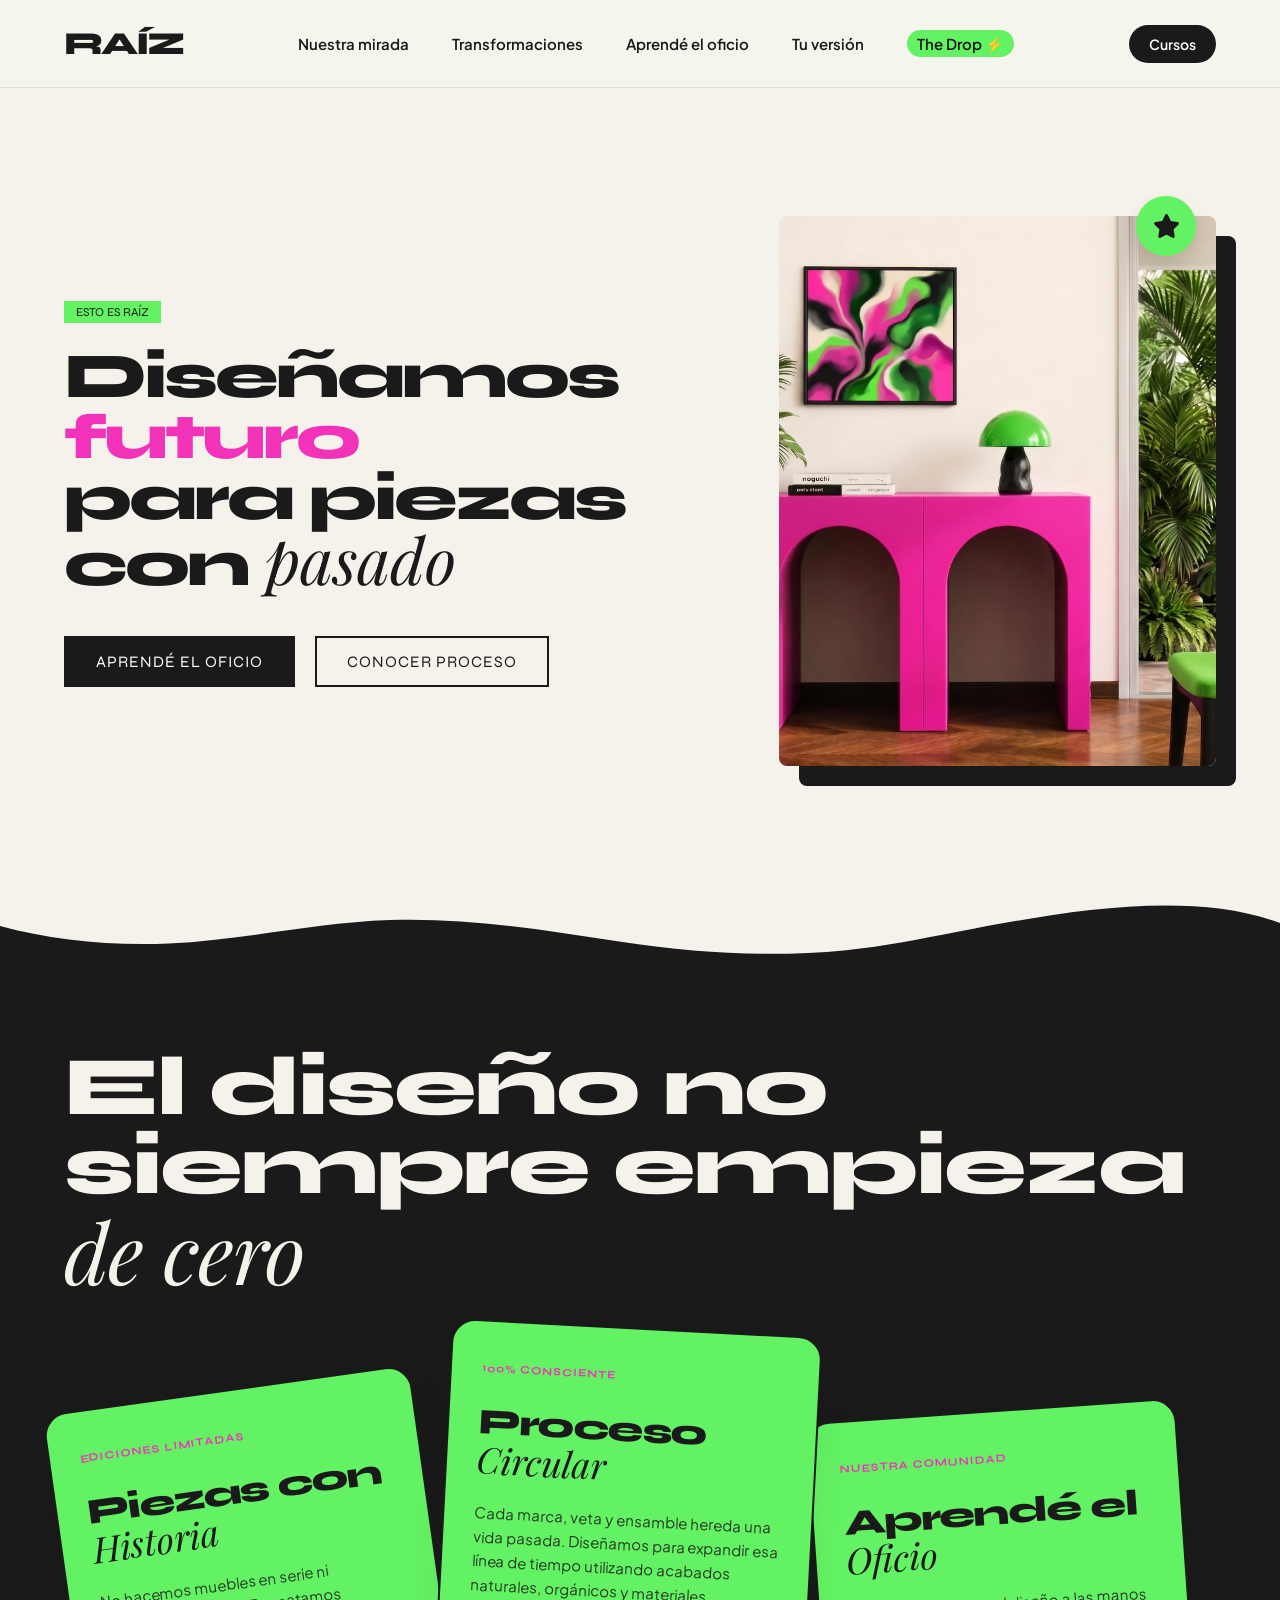
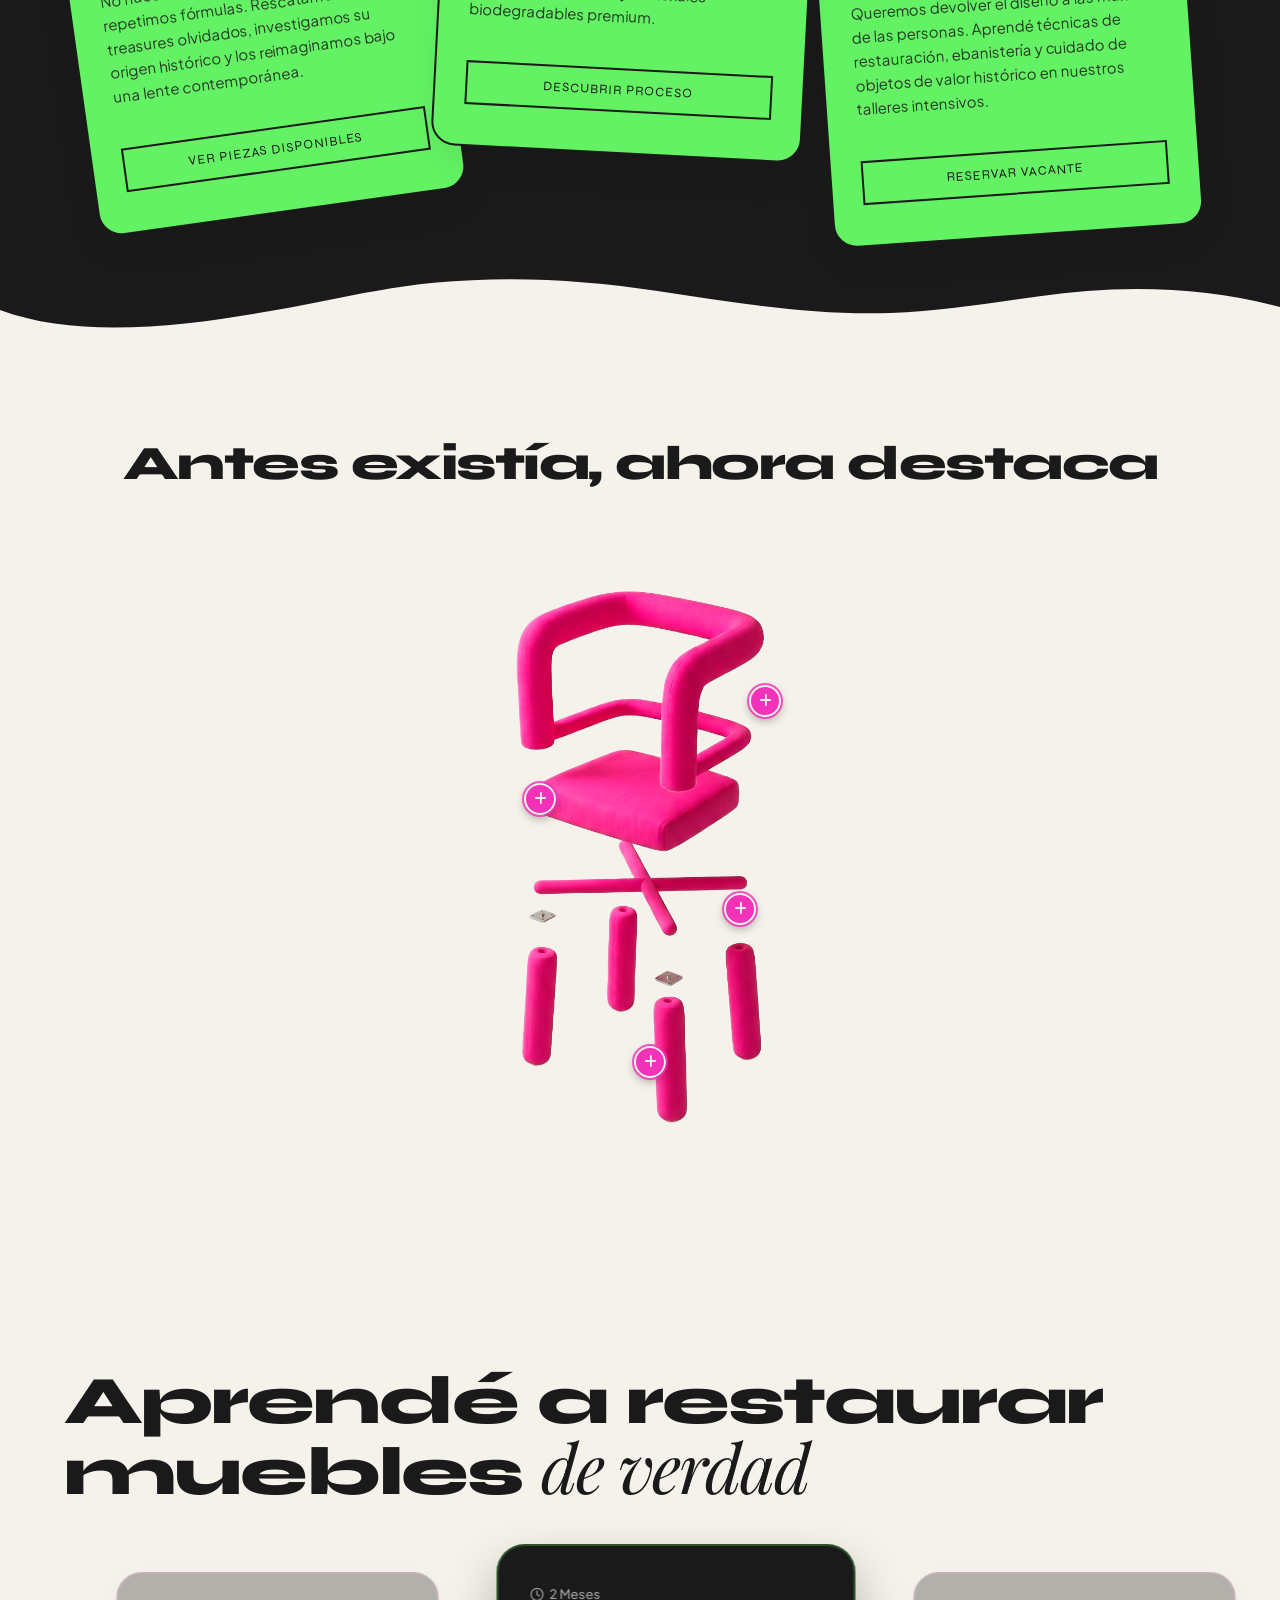
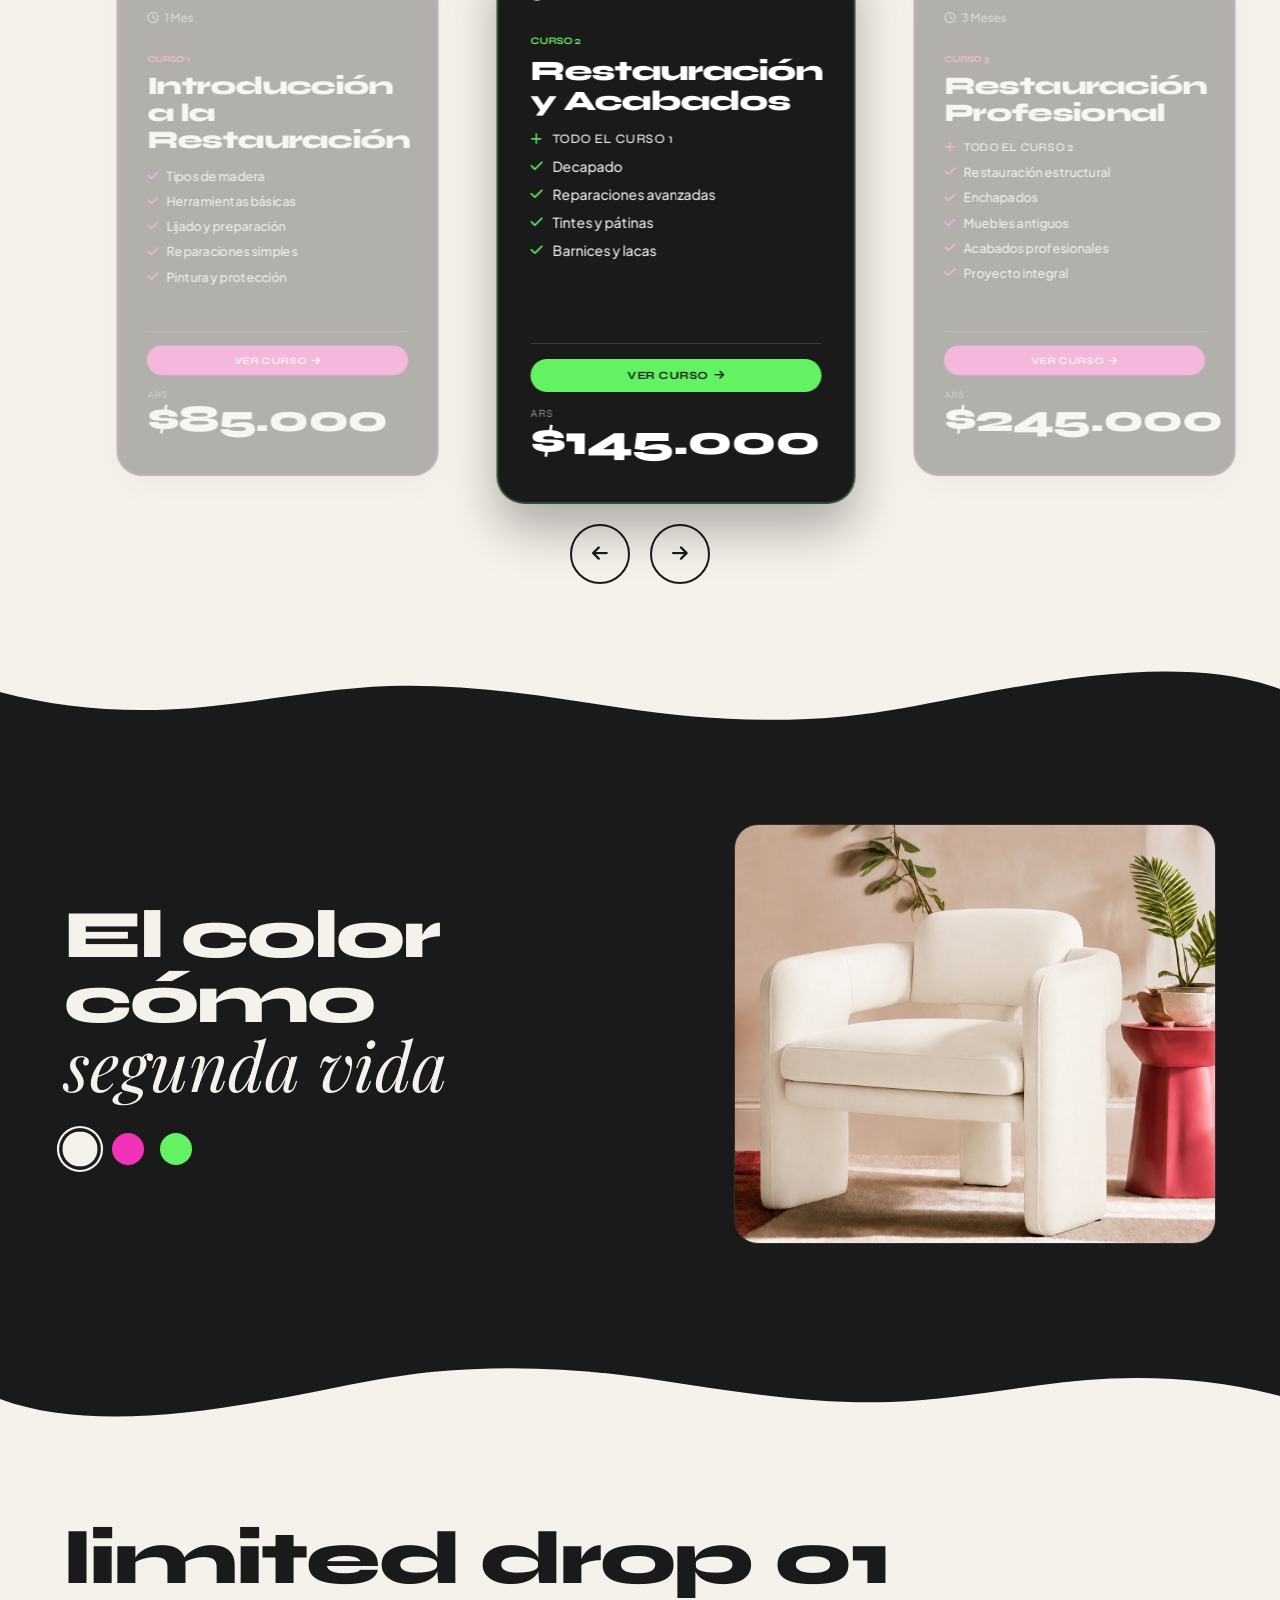
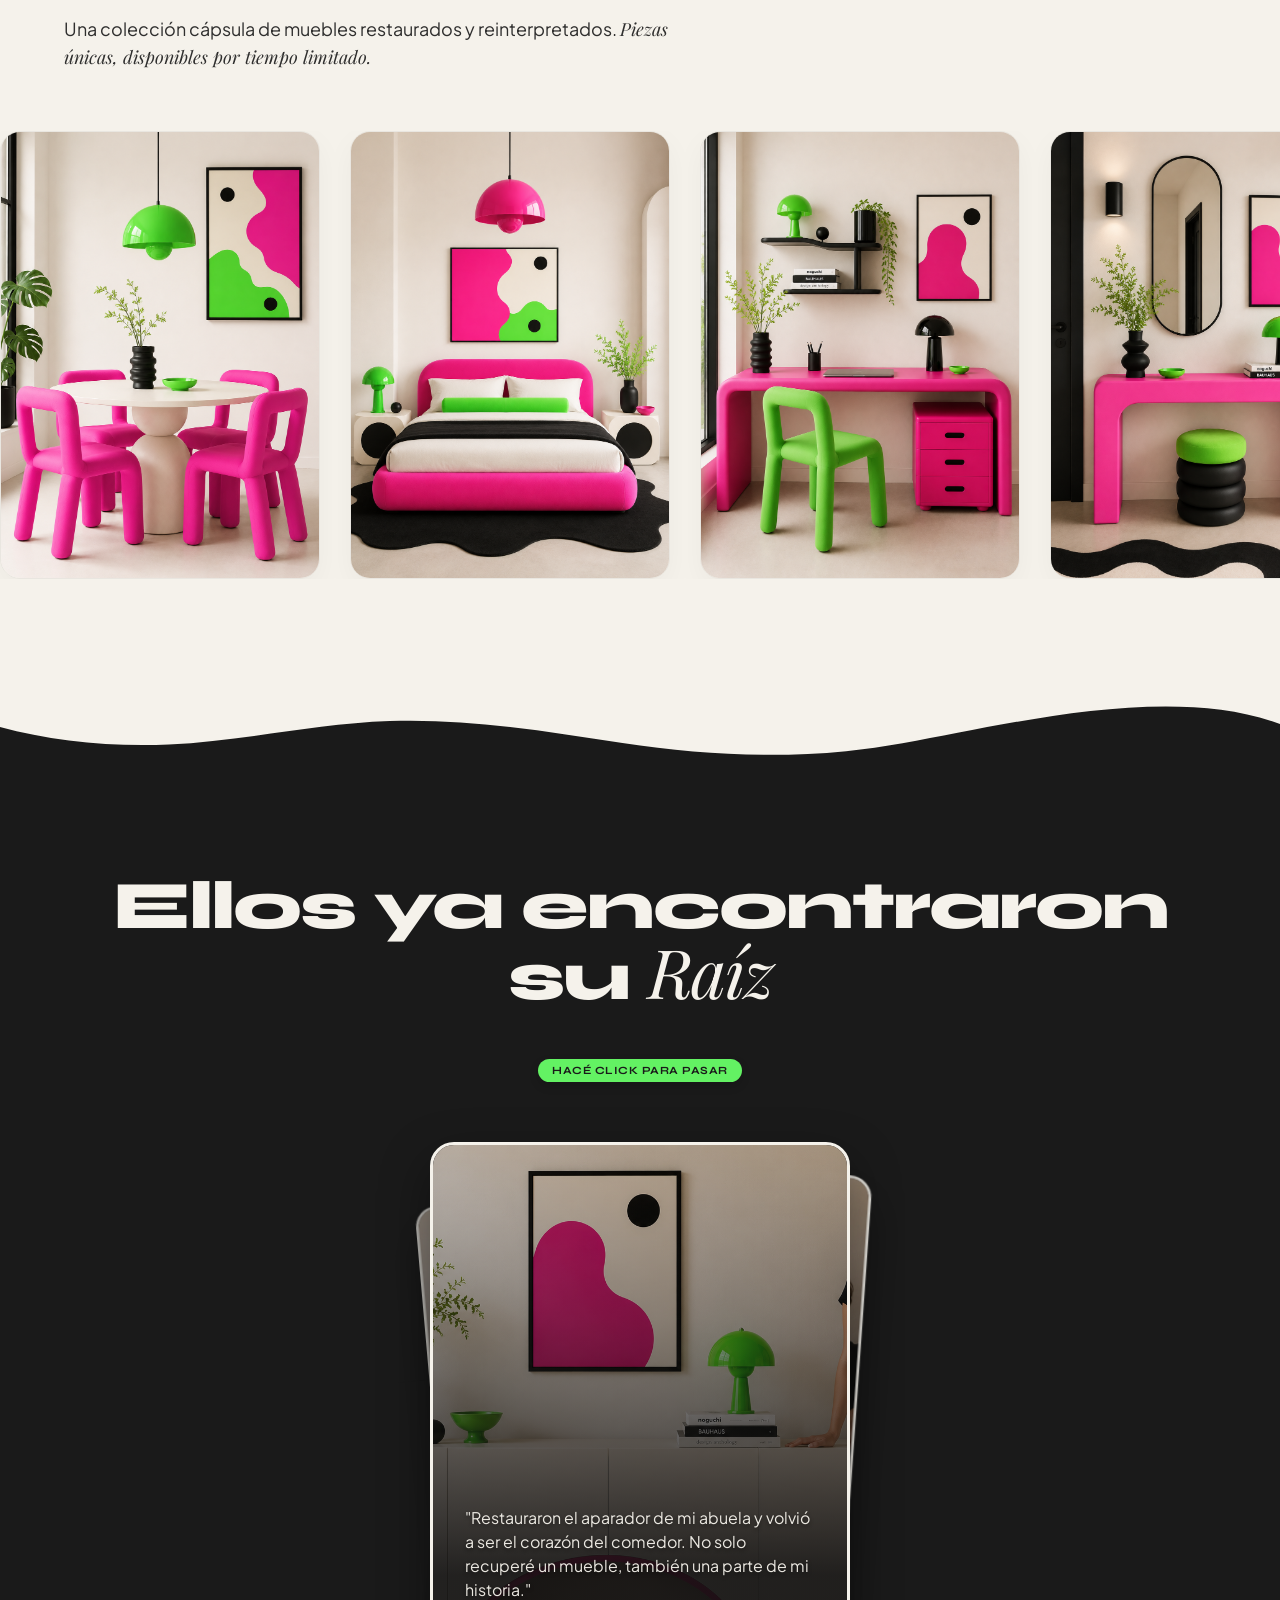
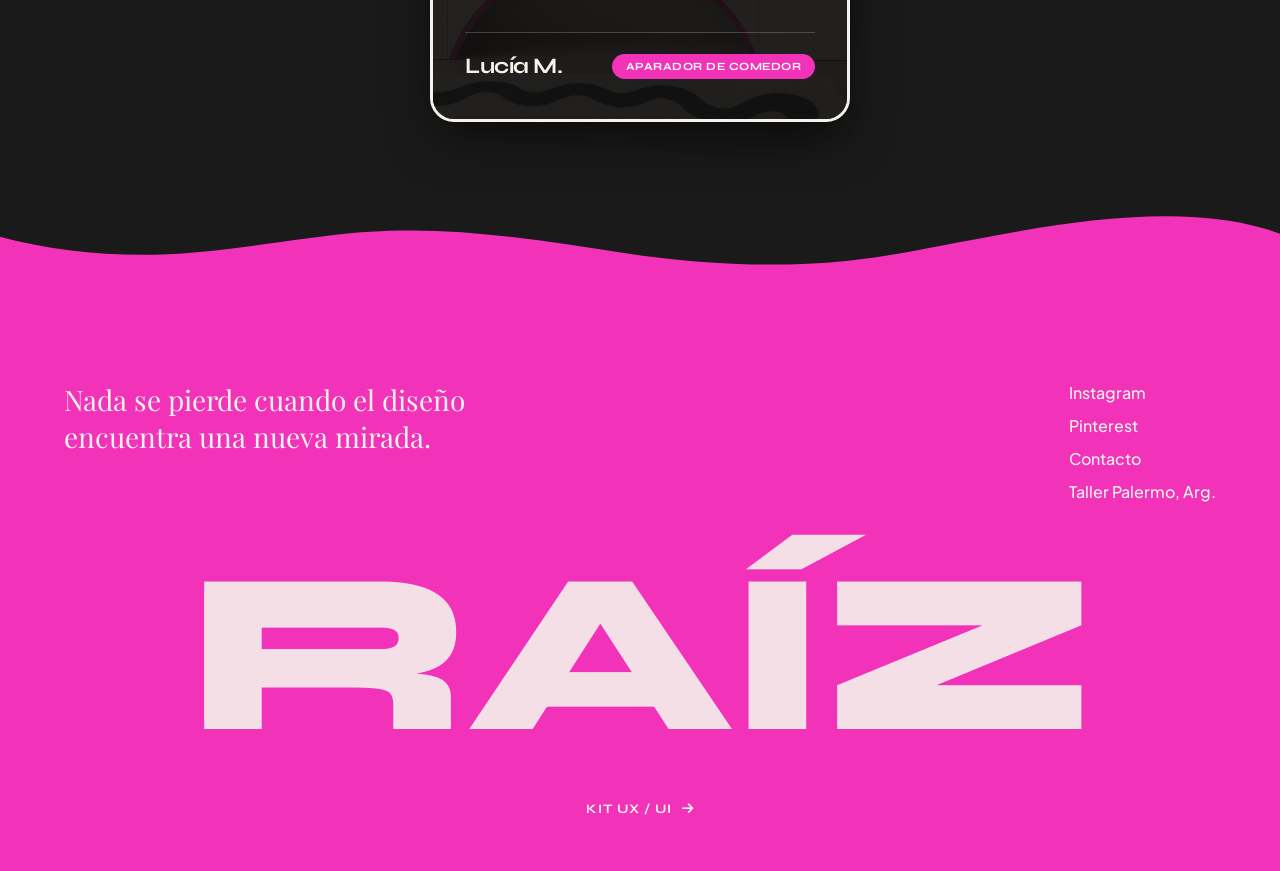
<file: index.html>
<!DOCTYPE html>
<html lang="es">
<head>
    <meta charset="UTF-8">
    <meta name="viewport" content="width=device-width, initial-scale=1.0">
    <title>Raíz — Restauración de Autor & Vanguardia</title>
    <link rel="preconnect" href="https://fonts.googleapis.com">
    <link rel="preconnect" href="https://fonts.gstatic.com" crossorigin>
    <link href="https://fonts.googleapis.com/css2?family=Caveat:wght@600&family=Playfair+Display:ital,wght@0,700;1,400&family=Syne:wght@700;800&family=Plus+Jakarta+Sans:wght@400;500;600&display=swap" rel="stylesheet">
    <link rel="stylesheet" href="https://cdnjs.cloudflare.com/ajax/libs/font-awesome/6.4.0/css/all.min.css">
    <link rel="stylesheet" href="css/style.css">
</head>
<body>

    <header class="main-header">
        <div class="logo">RAÍZ</div>
<button class="menu-toggle" aria-label="Abrir menú">
        <i class="fa-solid fa-bars"></i>
    </button>
        <nav class="nav-links">
            <a href="#Nuestra mirada">Nuestra mirada</a>
            <a href="#transformacion">Transformaciones</a>
            <a href="#Aprendé el oficio">Aprendé el oficio</a>
            <a href="#Tu versión">Tu versión</a>
            <a href="#capsula" class="nav-drop-tag">The Drop ⚡</a>
        </nav>
        <a href="#Aprendé el oficio" class="cta-nav">Cursos</a>
    </header>

    <main>
        <section class="hero-section">
            <div class="hero-container">
                <div class="hero-text-block">
                    <span class="mini-tag">Esto es raíz</span>
                    <h1 class="hero-title">
                        Diseñamos <span class="highlight-text">futuro</span> <br>
                        para piezas con <span class="serif-italic">pasado</span>
                    </h1>
                    <div class="hero-actions">
                        <a href="#Aprendé el oficio" class="btn-solid">Aprendé el oficio</a>
                        <a href="#transformacion" class="btn-outline">Conocer proceso</a>
                    </div>
                </div>
                <div class="hero-image-block parallax-bg">
                    <img src="imagenes/img27.png" alt="Mueble de autor Raíz" class="hero-img">
                    <div class="floating-sticker star-sticker"><i class="fa-solid fa-star"></i></div>
                </div>
            </div>
        </section>

        <section id="nuestra-mirada" class="story-section scroll-reveal">
            <!-- ONDA DE INICIO (TOP) -->
            <div class="custom-shape-divider-top">
                <svg data-name="Layer 1" xmlns="http://www.w3.org/2000/svg" viewBox="0 0 1200 120" preserveAspectRatio="none">
                    <path d="M0,0V46.29c47.79,22.2,103.59,32.17,158,28,70.36-5.37,136.33-33.31,206.8-37.5C438.64,32.43,512.34,53.67,583,72.05c69.27,18,138.3,24.88,209.4,13.08,36.15-6,69.85-17.84,104.45-29.34C989.49,25,1113-14.29,1200,42.4V0Z" fill="#F5F2EB"></path>
                </svg>
            </div>

            <!-- Contenedor general adaptado al estilo Truus -->
            <div class="truus-layout-container">
                
                <!-- TÍTULO ESTILO IMAGEN 1: Gigante, escalonado y disruptivo -->
                <div class="story-editorial-text-truus">
                    <h2 class="section-title-truus">
                        El diseño no <br>
                        siempre empieza <br>
                        <span class="serif-italic-truus">de cero</span>
                    </h2>
                </div>

                <!-- CONTENEDOR DE CARDS ESTILO IMAGEN 2: Formas libres y asimetría -->
                <div class="story-cards-organic-wrap">
                    <!-- El gran elemento fluido de fondo azul de tu sistema -->
                    <div class="truus-organic-blob"></div>
                    
                    <div class="story-cards-free-flow" id="storyCardsTrack">
                        <!-- Card 01 -->
                        <div class="story-card truus-card-1">
                            <div class="card-header-meta">
                                <span class="card-tag">Ediciones Limitadas</span>
                                
                            </div>
                            <h3 class="card-title">Piezas con <span class="serif-italic">Historia</span></h3>
                            <p class="card-description">
                                No hacemos muebles en serie ni repetimos fórmulas. Rescatamos treasures olvidados, investigamos su origen histórico y los reimaginamos bajo una lente contemporánea.
                            </p>
                            <a href="#capsula" class="btn-outline">Ver piezas disponibles</a>
                        </div>

                        <!-- Card 02 -->
                        <div class="story-card truus-card-2">
                            <div class="card-header-meta">
                                <span class="card-tag">100% Consciente</span>
                                
                            </div>
                            <h3 class="card-title">Proceso <br><span class="serif-italic">Circular</span></h3>
                            <p class="card-description">
                                Cada marca, veta y ensamble hereda una vida pasada. Diseñamos para expandir esa línea de tiempo utilizando acabados naturales, orgánicos y materiales biodegradables premium.
                            </p>
                            <a href="#transformacion" class="btn-outline">Descubrir proceso</a>
                        </div>

                        <!-- Card 03 -->
                        <div class="story-card truus-card-3">
                            <div class="card-header-meta">
                                <span class="card-tag">Nuestra Comunidad</span>
                                
                            </div>
                            <h3 class="card-title">Aprendé el <br><span class="serif-italic">Oficio</span></h3>
                            <p class="card-description">
                                Queremos devolver el diseño a las manos de las personas. Aprendé técnicas de restauración, ebanistería y cuidado de objetos de valor histórico en nuestros talleres intensivos.
                            </p>
                            <a href="#Aprendé el oficio" class="btn-outline">Reservar vacante</a>
                        </div>
                    </div>
</div> <div class="slider-arrows">
                        <button class="arrow-btn prev-arrow" aria-label="Anterior">
                            <i class="fa-solid fa-arrow-left"></i>
                        </button>
                        <button class="arrow-btn next-arrow" aria-label="Siguiente">
                            <i class="fa-solid fa-arrow-right"></i>
                        </button>
                    </div>
                </div>
            </div>

            <!-- ONDA DE FIN (BOTTOM) -->
            <div class="custom-shape-divider-bottom">
                <svg data-name="Layer 1" xmlns="http://www.w3.org/2000/svg" viewBox="0 0 1200 120" preserveAspectRatio="none">
                    <path d="M0,0V46.29c47.79,22.2,103.59,32.17,158,28,70.36-5.37,136.33-33.31,206.8-37.5C438.64,32.43,512.34,53.67,583,72.05c69.27,18,138.3,24.88,209.4,13.08,36.15-6,69.85-17.84,104.45-29.34C989.49,25,1113-14.29,1200,42.4V0Z" fill="#F5F2EB"></path>
                </svg>
            </div>
        </section>

        <section id="transformacion" class="transform-section">
    <div class="section-header-center">
        <h2 class="transform-title">Antes existía, ahora destaca</h2>
    </div>
    <div class="interactive-showcase-container">
        <div class="showcase-img-block">
            <img src="imagenes/img26.png" alt="Estructura Modular Destacada" class="showcase-main-img">
            
            <div class="hotspot" style="top: 26%; left: 75%;">
                <button class="hotspot-trigger"><i class="fa-solid fa-plus"></i></button>
                <div class="hotspot-tooltip">
                    <h4>Respaldo envolvente</h4>
                    <p>Estructura tubular acolchada de alta densidad, tapizada en tela premium para brindar soporte ergonómico y confort.</p>
                </div>
            </div>

            <div class="hotspot" style="top: 42%; left: 30%;">
                <button class="hotspot-trigger"><i class="fa-solid fa-plus"></i></button>
                <div class="hotspot-tooltip">
                    <h4>Estructura modular</h4>
                    <p>Diseño compuesto por piezas desmontables que facilita el transporte, el armado y el mantenimiento sin comprometer la estabilidad.</p>
                </div>
            </div>

            <div class="hotspot" style="top: 60%; left: 70%;">
                <button class="hotspot-trigger"><i class="fa-solid fa-plus"></i></button>
                <div class="hotspot-tooltip">
                    <h4>Asiento acolchado</h4>
                    <p>Base de espuma de alta resiliencia con tapizado textil resistente al uso diario y terminaciones de costura limpia.</p>
                </div>
            </div>

            <div class="hotspot" style="top: 85%; left: 52%;">
                <button class="hotspot-trigger"><i class="fa-solid fa-plus"></i></button>
                <div class="hotspot-tooltip">
                    <h4>Patas desmontables</h4>
                    <p>Patas cilíndricas independientes con sistema de fijación mediante placas metálicas atornilladas para un montaje firme.</p>
                </div>
            </div>
        </div>
    </div>
</section>

        <!-- ==========================================================================
           SECCIÓN: APRENDÉ EL OFICIO (SLIDER DE CURSOS CENTRADO)
           ========================================================================== -->
        <section id="Aprendé el oficio" class="courses-slider-section">
            <div class="courses-editorial-header">
                <div class="courses-header-left">
                    
                    <h2 class="courses-main-title">Aprendé a restaurar <br>muebles <span class="serif-italic-courses">de verdad</span></h2>
                </div>
            </div>

            <!-- Escenario interactivo del deck de tarjetas -->
            <div class="courses-deck-container">
                <div class="courses-window">
                    <div class="courses-track" id="coursesTrack">
                        
                        <!-- CURSO 1 -->
<div class="course-card-wrapper">
                            <div class="course-card border-magenta">
                                <div class="card-course-meta">
                                    <span class="course-duration"><i class="fa-regular fa-clock"></i> 1 Mes</span>
                                    </div>
                                
                                <div class="card-course-main">
                                    <span class="course-badge-inline" style="background: transparent; padding: 0; margin-bottom: 10px; color: var(--color-magenta);">Curso 1</span>
                                    <h3 class="course-card-title">Introducción a la Restauración</h3>
                                    
                                    <ul class="course-includes-list">
                                        <li><i class="fa-solid fa-check text-magenta"></i> Tipos de madera</li>
                                        <li><i class="fa-solid fa-check text-magenta"></i> Herramientas básicas</li>
                                        <li><i class="fa-solid fa-check text-magenta"></i> Lijado y preparación</li>
                                        <li><i class="fa-solid fa-check text-magenta"></i> Reparaciones simples</li>
                                        <li><i class="fa-solid fa-check text-magenta"></i> Pintura y protección</li>
                                    </ul>
                                </div>

                                <div class="card-course-footer" style="flex-direction: column; align-items: flex-start; gap: 15px;">
                                    <a href="curso-detalle.html" class="btn-course-top btn-bg-magenta" style="width: 100%; justify-content: center;">Ver Curso <i class="fa-solid fa-arrow-right"></i></a>
                                    <div class="course-price-box">
                                        <span class="price-currency">ARS</span>
                                        <span class="price-value">$85.000</span>
                                    </div>
                                </div>
                            </div>
                        </div>

                        <!-- CURSO 2 -->
<div class="course-card-wrapper active">
                            <div class="course-card bg-dark-card border-lima">
                                <div class="card-course-meta">
                                    <span class="course-duration"><i class="fa-regular fa-clock"></i> 2 Meses</span>
                                    </div>
                                
                                <div class="card-course-main">
                                    <span class="course-badge-inline" style="background: transparent; padding: 0; margin-bottom: 10px; color: var(--color-lima-suave);">Curso 2</span>
                                    <h3 class="course-card-title">Restauración y Acabados</h3>
                                    
                                    <ul class="course-includes-list">
                                        <li class="include-highlight"><i class="fa-solid fa-plus text-lima"></i> Todo el Curso 1</li>
                                        <li><i class="fa-solid fa-check text-lima"></i> Decapado</li>
                                        <li><i class="fa-solid fa-check text-lima"></i> Reparaciones avanzadas</li>
                                        <li><i class="fa-solid fa-check text-lima"></i> Tintes y pátinas</li>
                                        <li><i class="fa-solid fa-check text-lima"></i> Barnices y lacas</li>
                                    </ul>
                                </div>

                                <div class="card-course-footer" style="flex-direction: column; align-items: flex-start; gap: 15px;">
                                    <a href="curso-detalle.html" class="btn-course-top btn-bg-lima" style="width: 100%; justify-content: center;">Ver curso <i class="fa-solid fa-arrow-right"></i></a>
                                    <div class="course-price-box">
                                        <span class="price-currency">ARS</span>
                                        <span class="price-value">$145.000</span>
                                    </div>
                                </div>
                            </div>
                        </div>

                        <!-- CURSO 3 -->
                        <div class="course-card-wrapper">
                            <div class="course-card border-magenta">
                                <div class="card-course-meta">
                                    <span class="course-duration"><i class="fa-regular fa-clock"></i> 3 Meses</span>
                                    </div>
                                
                                <div class="card-course-main">
                                    <span class="course-badge-inline" style="background: transparent; padding: 0; margin-bottom: 10px; color: var(--color-magenta);">Curso 3</span>
                                    <h3 class="course-card-title">Restauración Profesional</h3>
                                    
                                    <ul class="course-includes-list">
                                        <li class="include-highlight"><i class="fa-solid fa-plus text-magenta"></i> Todo el Curso 2</li>
                                        <li><i class="fa-solid fa-check text-magenta"></i> Restauración estructural</li>
                                        <li><i class="fa-solid fa-check text-magenta"></i> Enchapados</li>
                                        <li><i class="fa-solid fa-check text-magenta"></i> Muebles antiguos</li>
                                        <li><i class="fa-solid fa-check text-magenta"></i> Acabados profesionales</li>
                                        <li><i class="fa-solid fa-check text-magenta"></i> Proyecto integral</li>
                                    </ul>
                                </div>

                                <div class="card-course-footer" style="flex-direction: column; align-items: flex-start; gap: 15px;">
                                    <a href="curso-detalle.html" class="btn-course-top btn-bg-magenta" style="width: 100%; justify-content: center;">Ver Curso <i class="fa-solid fa-arrow-right"></i></a>
                                    <div class="course-price-box">
                                        <span class="price-currency">ARS</span>
                                        <span class="price-value">$245.000</span>
                                    </div>
                                </div>
                            </div>
                        </div>

                    </div>

            <!-- Botones de navegación reubicados ABAJO del Slider -->
            <div class="courses-slider-controls-bottom">
                <button class="slider-arrow prev-arrow" id="coursePrevBtn" aria-label="Curso anterior">
                    <i class="fa-solid fa-arrow-left"></i>
                </button>
                <button class="slider-arrow next-arrow" id="courseNextBtn" aria-label="Siguiente curso">
                    <i class="fa-solid fa-arrow-right"></i>
                </button>
            </div>
        </section>
         <!-- ==========================================================================
           SECCIÓN: EL COLOR COMO SEGUNDA VIDA (ESTILO VOLANTAZO ONDAS DERECHO)
           ========================================================================== -->
        <section id="Tu versión" class="color-segunda-vida-sec">
            <!-- ONDA SUPERIOR DE ENTRADA -->
            <div class="custom-shape-divider-top">
                <svg data-name="Layer 1" xmlns="http://www.w3.org/2000/svg" viewBox="0 0 1200 120" preserveAspectRatio="none">
                    <path d="M0,0V46.29c47.79,22.2,103.59,32.17,158,28,70.36-5.37,136.33-33.31,206.8-37.5C438.64,32.43,512.34,53.67,583,72.05c69.27,18,138.3,24.88,209.4,13.08,36.15-6,69.85-17.84,104.45-29.34C989.49,25,1113-14.29,1200,42.4V0Z" fill="#F5F2EB"></path>
                </svg>
            </div>

            <div class="color-vida-grid-container">
                <!-- Columna Izquierda: Mensaje y selectores -->
                <div class="color-vida-left-col">
                    <h2 class="color-vida-title">
                        El color cómo <br><span class="serif-italic">segunda vida</span>
                    </h2>
                    
                    </p>
                    <div class="color-picker-circles">
                        <button class="color-circle-btn btn-crema active" data-img="imagenes/img3.png" title="Crema"></button>
                        <button class="color-circle-btn btn-magenta" data-img="imagenes/img4.png" title="Magenta"></button>
                        <button class="color-circle-btn btn-lima" data-img="imagenes/img5.png" title="Lima"></button>
                       
                    </div>
                </div>

                <!-- Columna Derecha: Imagen que cambia -->
                <div class="color-vida-right-col">
                    <div class="mueble-image-frame">
                        <img src="imagenes/img3.png" alt="Sillón de diseño Raíz" id="muebleBaseImg" class="mueble-fade-img">
                    </div>
                </div>
            </div>

            <!-- ONDA INFERIOR DE SALIDA -->
            <div class="custom-shape-divider-bottom">
                <svg data-name="Layer 1" xmlns="http://www.w3.org/2000/svg" viewBox="0 0 1200 120" preserveAspectRatio="none">
                    <path d="M0,0V46.29c47.79,22.2,103.59,32.17,158,28,70.36-5.37,136.33-33.31,206.8-37.5C438.64,32.43,512.34,53.67,583,72.05c69.27,18,138.3,24.88,209.4,13.08,36.15-6,69.85-17.84,104.45-29.34C989.49,25,1113-14.29,1200,42.4V0Z" fill="#F5F2EB"></path>
                </svg>
            </div>
        </section>

        <!-- SECCIÓN: LIMITED DROP 01 (CARRUSEL INFINITO ESTILO TRUUS) -->
        <section id="capsula" class="drop-marquee-section">
            <div class="drop-editorial-header">
                <div class="drop-header-left">
                    <h2 class="drop-main-title">limited drop 01</h2>
                    <p class="drop-subtitle">
                        Una colección cápsula de muebles restaurados y reinterpretados. <span class="serif-italic-drop">Piezas únicas, disponibles por tiempo limitado.</span>
                    </p>
                </div>
                <div class="drop-header-right">
                </div>
            </div>
            
            <!-- Contenedor externo del carrusel -->
            <div class="marquee-carousel-wrapper">
                <div class="marquee-infinite-track" id="marqueeTrack">
                    
                    <!-- Bloque Original (8 Imágenes) -->
                    <div class="marquee-group">
                        <div class="marquee-card"><img src="imagenes/img9.png" alt="Drop 01 - Pieza 09"></div>
                        <div class="marquee-card"><img src="imagenes/img10.png" alt="Drop 01 - Pieza 10"></div>
                        <div class="marquee-card"><img src="imagenes/img11.png" alt="Drop 01 - Pieza 11"></div>
                        <div class="marquee-card"><img src="imagenes/img12.png" alt="Drop 01 - Pieza 12"></div>
                        <div class="marquee-card"><img src="imagenes/img13.png" alt="Drop 01 - Pieza 13"></div>
                        <div class="marquee-card"><img src="imagenes/img14.png" alt="Drop 01 - Pieza 14"></div>
                        <div class="marquee-card"><img src="imagenes/img15.png" alt="Drop 01 - Pieza 15"></div>
                        <div class="marquee-card"><img src="imagenes/img16.png" alt="Drop 01 - Pieza 16"></div>
                    </div>
                    
                    <!-- Bloque Duplicado Espejo (Para animación infinita fluida) -->
                    <div class="marquee-group" aria-hidden="true">
                        <div class="marquee-card"><img src="imagenes/img9.png" alt="Drop 01 - Pieza 09"></div>
                        <div class="marquee-card"><img src="imagenes/img10.png" alt="Drop 01 - Pieza 10"></div>
                        <div class="marquee-card"><img src="imagenes/img11.png" alt="Drop 01 - Pieza 11"></div>
                        <div class="marquee-card"><img src="imagenes/img12.png" alt="Drop 01 - Pieza 12"></div>
                        <div class="marquee-card"><img src="imagenes/img13.png" alt="Drop 01 - Pieza 13"></div>
                        <div class="marquee-card"><img src="imagenes/img14.png" alt="Drop 01 - Pieza 14"></div>
                        <div class="marquee-card"><img src="imagenes/img15.png" alt="Drop 01 - Pieza 15"></div>
                        <div class="marquee-card"><img src="imagenes/img16.png" alt="Drop 01 - Pieza 16"></div>
                    </div>

                </div>
            </div>
        </section>
    
<!-- ==========================================================================
           NUEVA SECCIÓN: CLIENTES - MAZO INTERACTIVO (ESTILO TRUUS)
           ========================================================================== -->
        <section id="clientes-raiz" class="clients-deck-section">
            <!-- Onda superior de entrada para integrarse al sistema -->
            <div class="custom-shape-divider-top">
                <svg data-name="Layer 1" xmlns="http://www.w3.org/2000/svg" viewBox="0 0 1200 120" preserveAspectRatio="none">
                    <path d="M0,0V46.29c47.79,22.2,103.59,32.17,158,28,70.36-5.37,136.33-33.31,206.8-37.5C438.64,32.43,512.34,53.67,583,72.05c69.27,18,138.3,24.88,209.4,13.08,36.15-6,69.85-17.84,104.45-29.34C989.49,25,1113-14.29,1200,42.4V0Z" fill="#F5F2EB"></path>
                </svg>
            </div>

            <div class="clients-editorial-container">
                
                <h2 class="clients-main-title">Ellos ya encontraron <br>su <span class="serif-italic-clients">Raíz</span></h2>
            </div>
<div class="deck-indicator-action" style="margin-top: 0; margin-bottom: 20px;">
                <span class="action-pill-hint">hacé click para pasar</span>
            </div>
            <!-- Escenario del Mazo de Cartas Stackeado -->
            <div class="deck-wrapper">
                <div class="cards-stack" id="clientsStack">
                    
                    <!-- Card 1: Lucía M. -->
                    <div class="client-card" data-project="Aparador de comedor">
                        <div class="card-image-bg">
                            <img src="imagenes/img17.png" alt="Aparador de comedor">
                        </div>
                        <div class="card-content-overlay">
                            <p class="client-quote">"Restauraron el aparador de mi abuela y volvió a ser el corazón del comedor. No solo recuperé un mueble, también una parte de mi historia."</p>
                            <div class="card-footer-meta">
                                <h3 class="client-name">Lucía M.</h3>
                                <span class="project-tag">Aparador de comedor</span>
                            </div>
                        </div>
                    </div>

                    <!-- Card 2: Martín R. -->
                    <div class="client-card" data-project="Escritorio">
                        <div class="card-image-bg">
                            <img src="imagenes/img18.png" alt="Escritorio antiguo">
                        </div>
                        <div class="card-content-overlay">
                            <p class="client-quote">"Tenía un escritorio antiguo que llevaba años guardado. Hoy es el lugar donde trabajo todos los días y recibe elogios de todo el que viene."</p>
                            <div class="card-footer-meta">
                                <h3 class="client-name">Martín R.</h3>
                                <span class="project-tag">Escritorio</span>
                            </div>
                        </div>
                    </div>

                    <!-- Card 3: Sofía G. -->
                    <div class="client-card" data-project="Cómoda vintage">
                        <div class="card-image-bg">
                            <img src="imagenes/img19.png" alt="Cómoda vintage">
                        </div>
                        <div class="card-content-overlay">
                            <p class="client-quote">"Quería algo único para el cuarto de mi hija. Transformaron una cómoda heredada en una pieza llena de color y personalidad."</p>
                            <div class="card-footer-meta">
                                <h3 class="client-name">Sofía G.</h3>
                                <span class="project-tag">Cómoda vintage</span>
                            </div>
                        </div>
                    </div>

                    <!-- Card 4: Javier y Camila P. -->
                    <div class="client-card" data-project="Mesa de comedor">
                        <div class="card-image-bg">
                            <img src="imagenes/img20.png" alt="Mesa de comedor">
                        </div>
                        <div class="card-content-overlay">
                            <p class="client-quote">"Pensábamos comprar una mesa nueva, pero decidimos darle una oportunidad a la que estaba en la familia. El resultado superó cualquier expectativa."</p>
                            <div class="card-footer-meta">
                                <h3 class="client-name">Javier y Camila P.</h3>
                                <span class="project-tag">Mesa de comedor</span>
                            </div>
                        </div>
                    </div>

                </div>
            </div>
        </section>
</main>

    <footer class="main-footer">
    <div class="custom-shape-divider-footer-top">
        <svg data-name="Layer 1" xmlns="http://www.w3.org/2000/svg" viewBox="0 0 1200 120" preserveAspectRatio="none">
            <path d="M0,120V46.29c47.79,22.2,103.59,32.17,158,28,70.36-5.37,136.33-33.31,206.8-37.5C438.64,32.43,512.34,53.67,583,72.05c69.27,18,138.3,24.88,209.4,13.08,36.15-6,69.85-17.84,104.45-29.34C989.49,25,1113-14.29,1200,42.4V120Z" fill="var(--color-magenta)"></path>
        </svg>
    </div>
        <div class="footer-top">
            <div class="footer-col">
                <p class="footer-manifesto">Nada se pierde cuando el diseño encuentra una nueva mirada.</p>
            </div>
            <div class="footer-col links-col">
                <a href="#">Instagram</a>
                <a href="#">Pinterest</a>
                <a href="#">Contacto</a>
                <a href="#">Taller Palermo, Arg.</a>
            </div>
        </div>
        <div class="footer-massive-logo">
            <h2>RAÍZ</h2>
        </div>
<div class="footer-ux-kit">
    <a href="kit-ux-ui.html" class="btn-kit-link">
        <span>Kit UX / UI</span>
        <i class="fa-solid fa-arrow-right"></i>
    </a>
</div>
    </footer>

    <script src="js/main.js"></script>
</body>
</html>
</file>
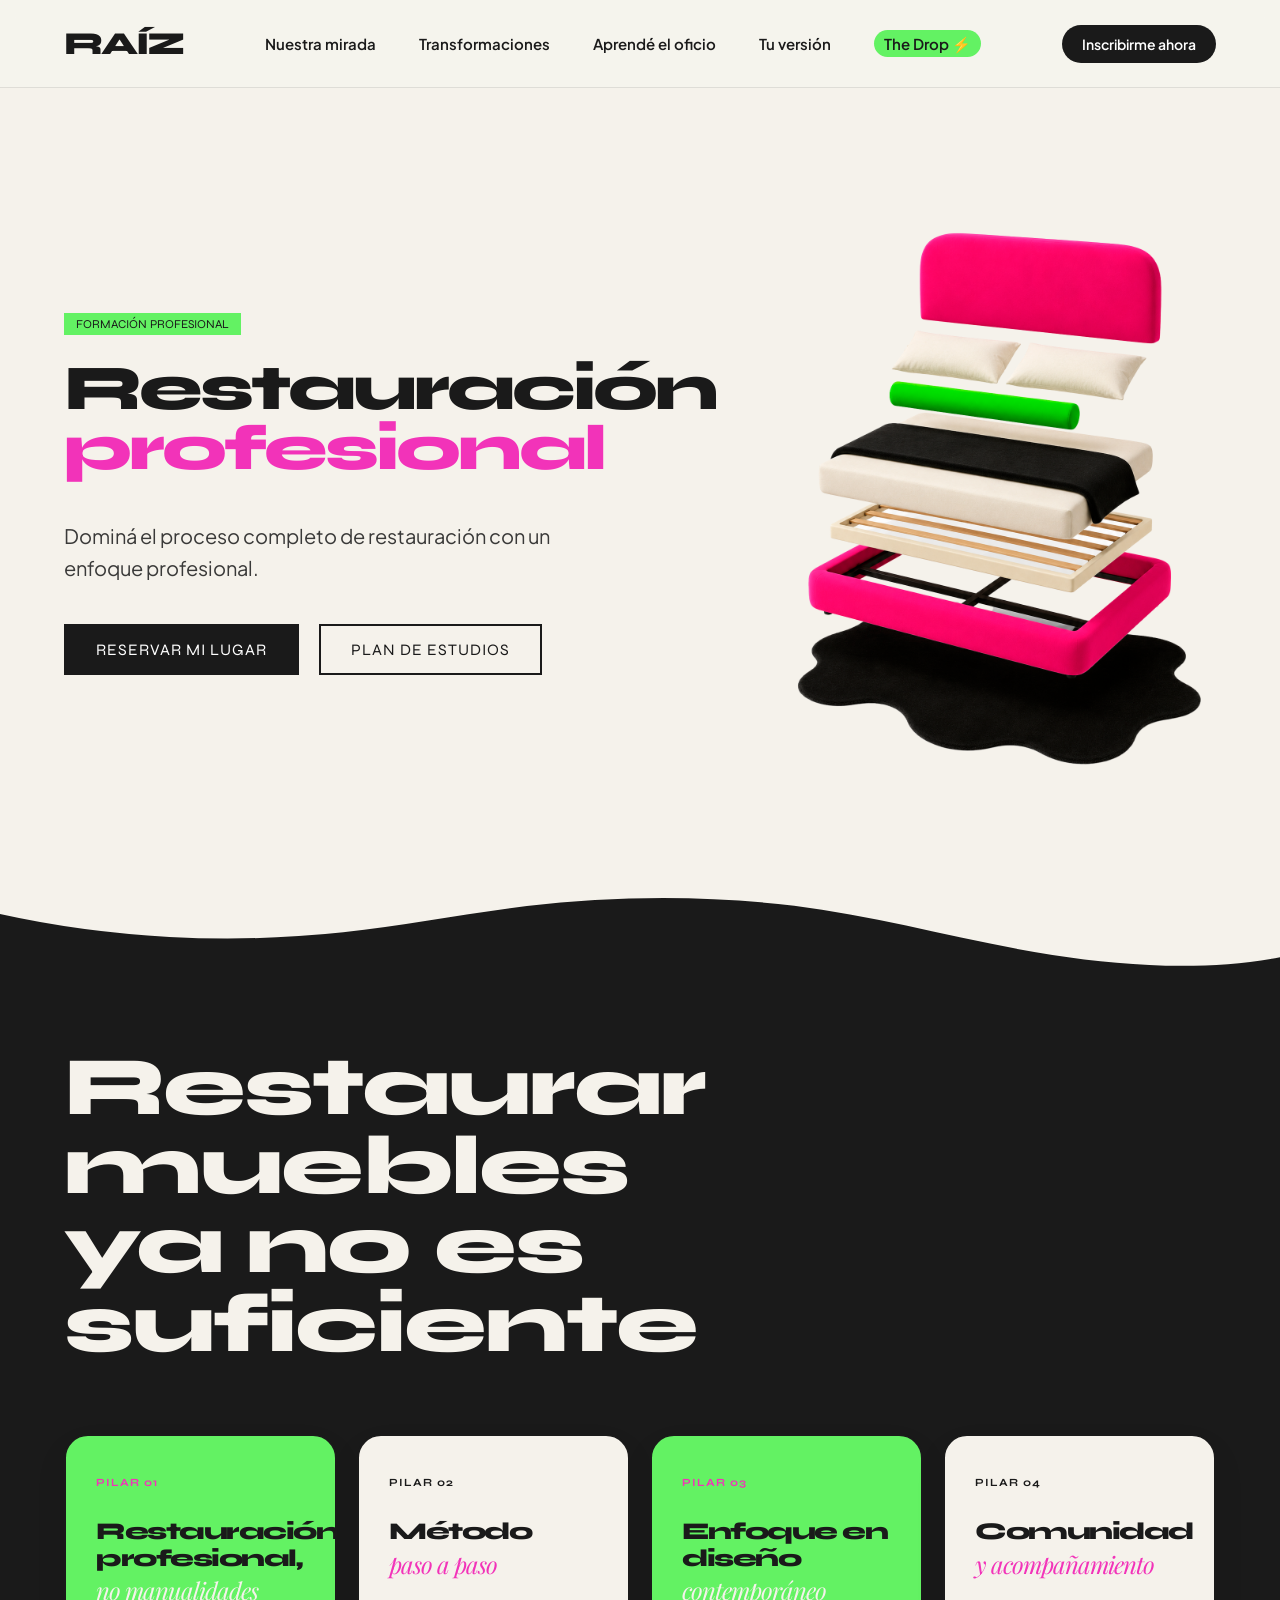
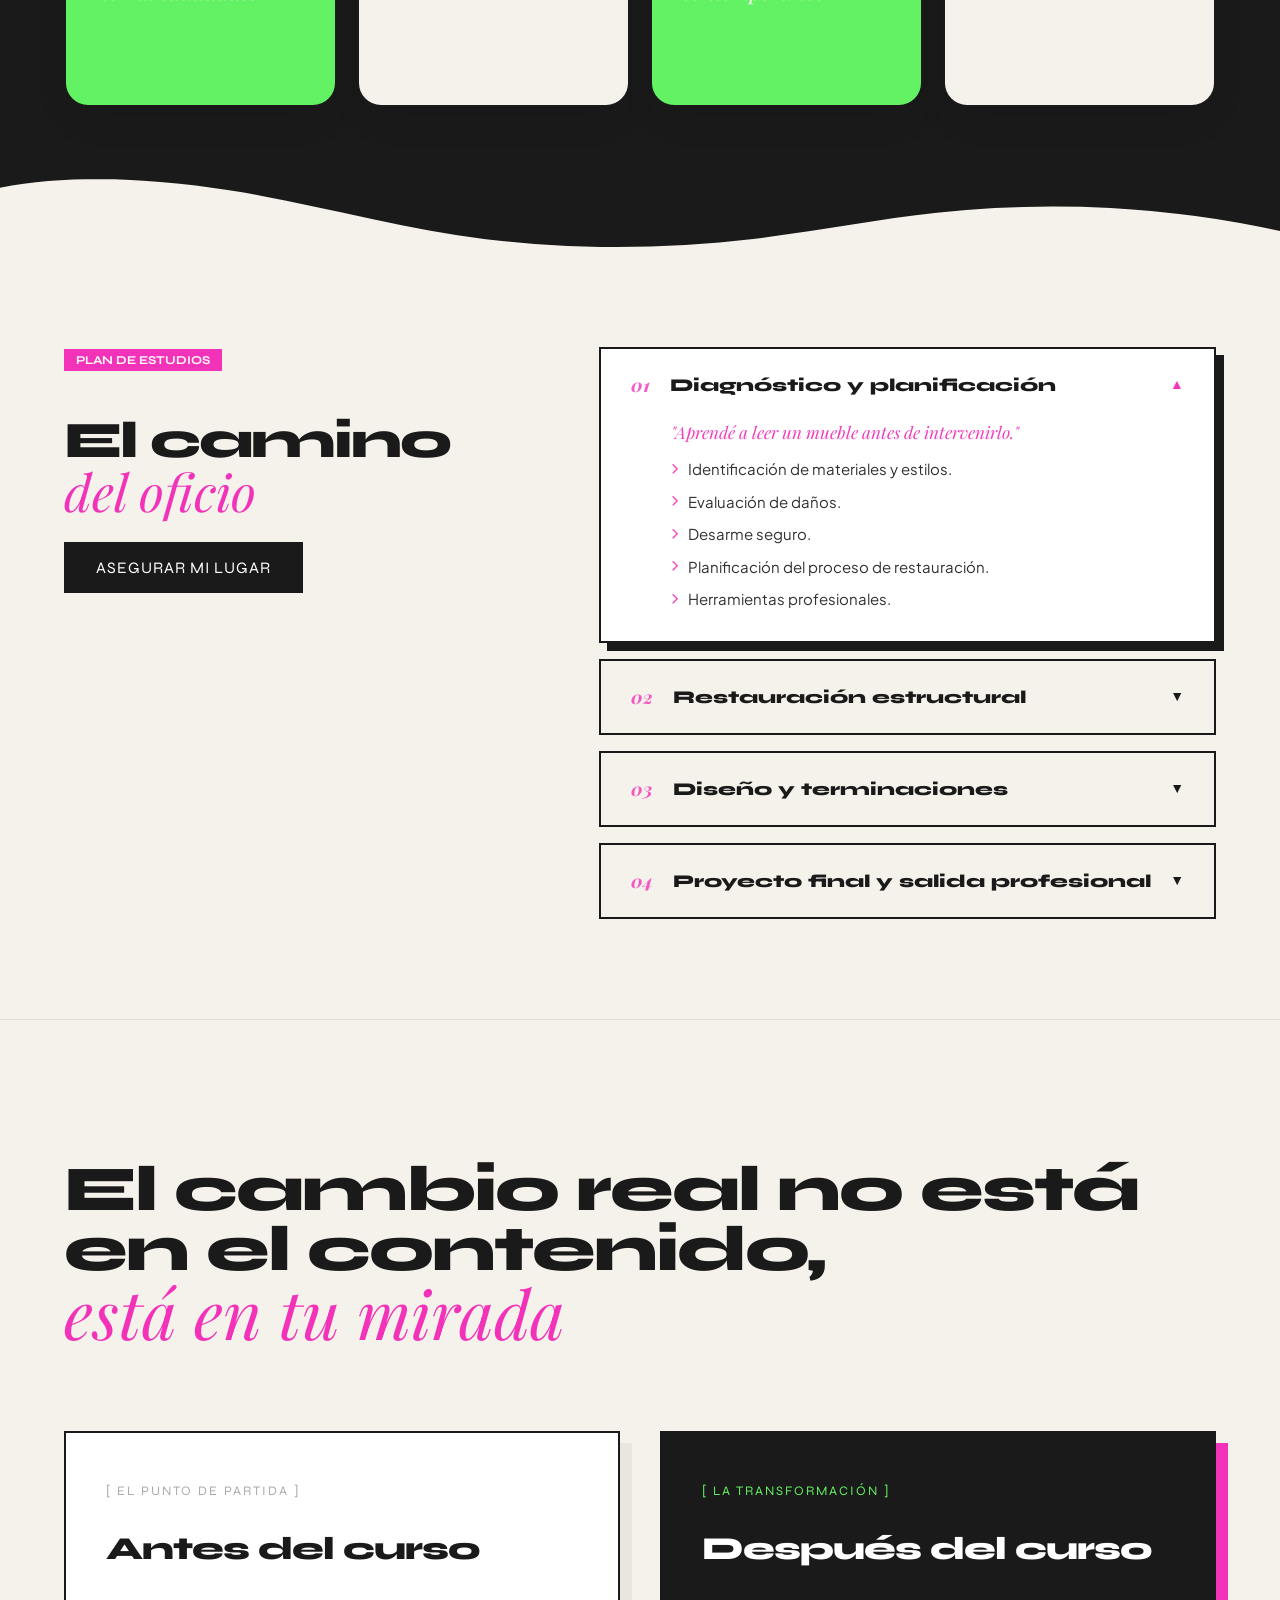
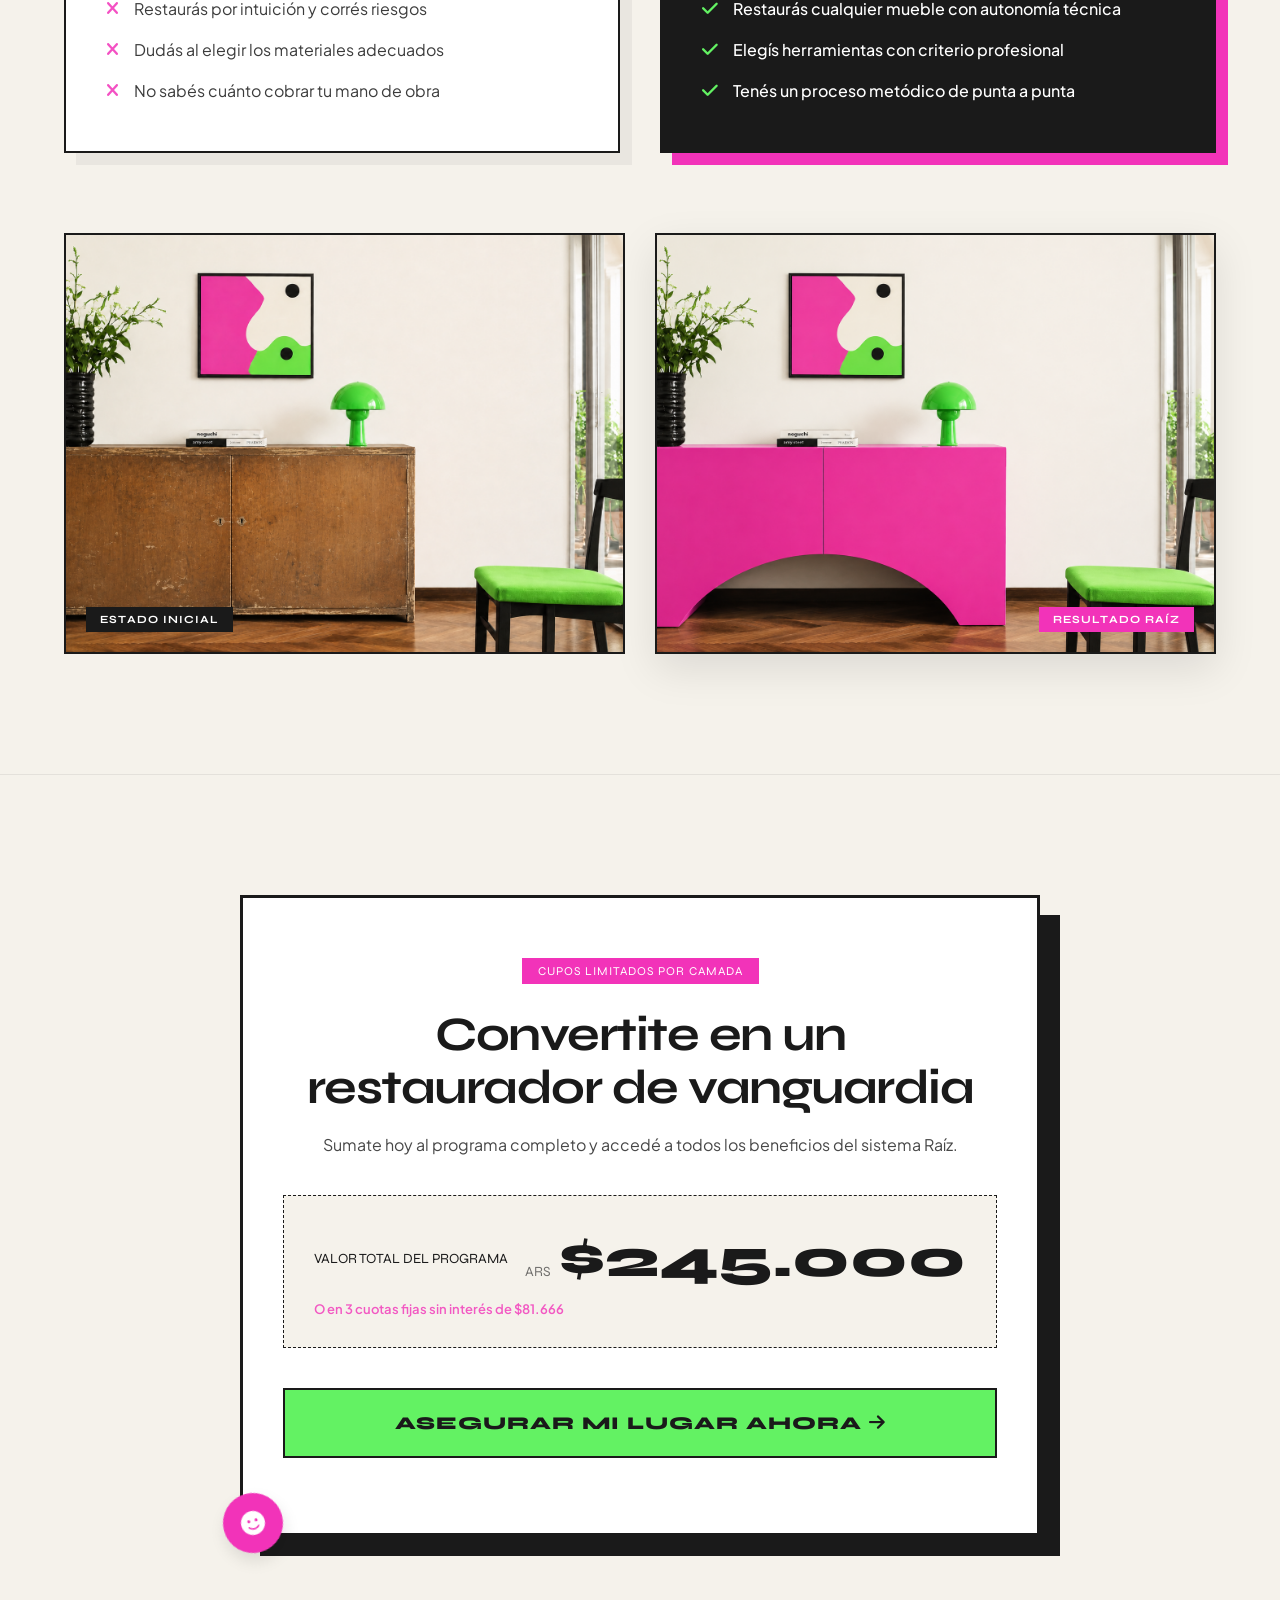
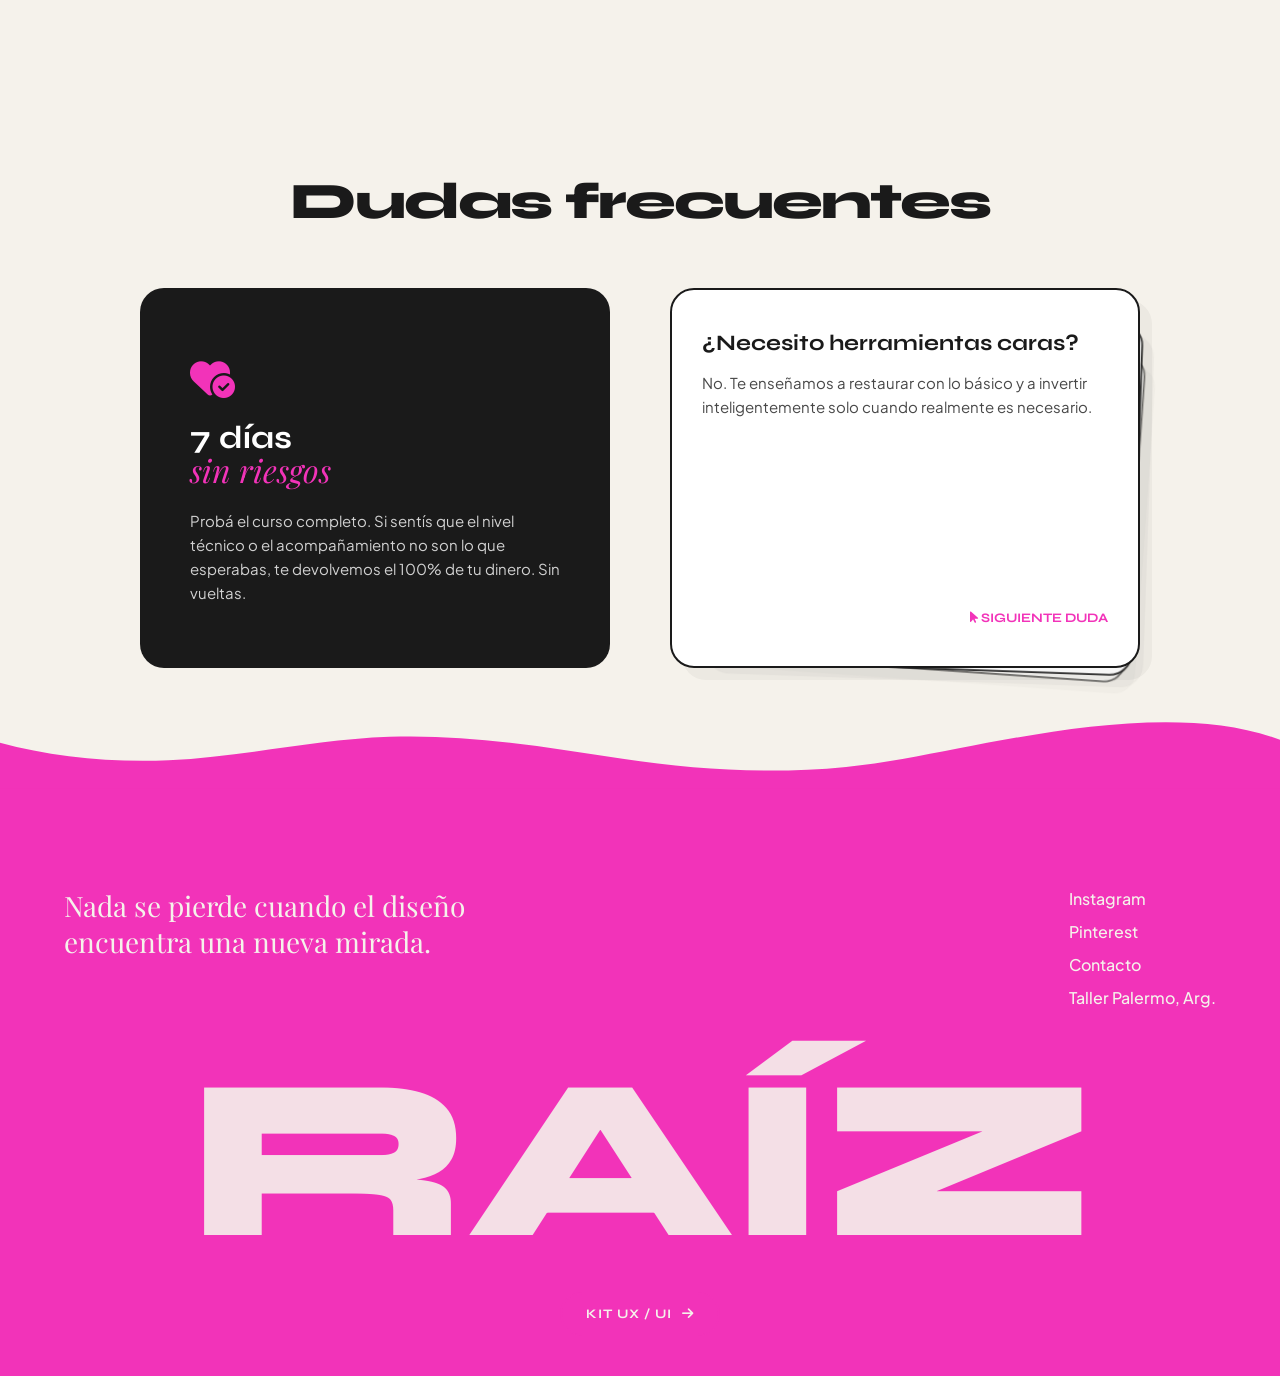
<file: curso-detalle.html>
<!DOCTYPE html>
<html lang="es">
<head>
    <meta charset="UTF-8">
    <meta name="viewport" content="width=device-width, initial-scale=1.0">
    <title>Curso Avanzado — Aprendé a Restaurar de Verdad | RAÍZ</title>
    <link rel="preconnect" href="https://fonts.googleapis.com">
    <link rel="preconnect" href="https://fonts.gstatic.com" crossorigin>
    <link href="https://fonts.googleapis.com/css2?family=Caveat:wght@600&family=Playfair+Display:ital,wght@0,700;1,400&family=Syne:wght@700;800&family=Plus+Jakarta+Sans:wght@400;500;600&display=swap" rel="stylesheet">
    <link rel="stylesheet" href="https://cdnjs.cloudflare.com/ajax/libs/font-awesome/6.4.0/css/all.min.css">
    <link rel="stylesheet" href="css/style.css">
</head>
<body>

    <!-- NAV REUTILIZADA -->
    <header class="main-header">
        <div class="logo">RAÍZ</div>
        
        <button class="menu-toggle" aria-label="Abrir menú">
            <i class="fa-solid fa-bars"></i>
        </button>

        <nav class="nav-links">
            <a href="index.html#Nuestra mirada">Nuestra mirada</a>
            <a href="index.html#transformacion">Transformaciones</a>
            <a href="index.html#Aprendé el oficio">Aprendé el oficio</a>
            <a href="index.html#Tu versión">Tu versión</a>
            <a href="index.html#capsula" class="nav-drop-tag">The Drop ⚡</a>
        </nav>
        <a href="#inscripcion-directa" class="cta-nav">Inscribirme ahora</a>
    </header>

    <main>
        <!-- SECCIÓN 1: HERO DE CURSO (El gancho inicial) -->
        <section class="hero-section">
            <div class="hero-container">
                <div class="course-hero-text">
                    <span class="mini-tag" style="background-color: var(--color-lima-suave);">Formación Profesional</span>
                    <h1 class="hero-title">
                        Restauración <span class="highlight-text">profesional</span><br>
                    </h1>
                    <p class="course-hero-lead hide-on-mobile" style="font-size: 20px; opacity: 0.85; line-height: 1.6; margin-bottom: 40px; max-width: 550px;">
                        Dominá el proceso completo de restauración con un enfoque profesional.
                    </p>
                    <div class="hero-actions">
                        <a href="#inscripcion-directa" class="btn-solid">Reservar mi lugar</a>
                        <a href="#programa" class="btn-outline">Plan de Estudios</a>
                    </div>
                </div>
                <div class="hero-image-block" style="display: flex; justify-content: center; align-items: center;">
                    <img src="imagenes/img21.png" alt="Mueble restauración Raíz" style="width: 100%; 680px; height: auto; max-height: 75vh; object-fit: contain;">
                </div>
            </div>
        </section>

        <!-- SECCIÓN 2: ¿POR QUÉ ESTE CURSO ES DIFERENTE? (Diferenciación y deseo) -->
<section id="nuestra-mirada">
    
    <!-- ONDA SUPERIOR -->
    <div class="custom-shape-divider-top">
        <svg data-name="Layer 1" xmlns="http://www.w3.org/2000/svg" viewBox="0 0 1200 120" preserveAspectRatio="none">
            <path d="M321.39,56.44c58-10.79,114.16-30.13,172-41.86,82.39-16.72,168.19-17.73,250.45-.39C823.78,31,906.67,72,985.66,92.83c70.05,18.48,146.53,26.09,214.34,3V0H0V27.35A600.21,600.21,0,0,0,321.39,56.44Z" fill="#F5F2EB"></path>
        </svg>
    </div>

    <div class="truus-layout-container">
        
        <div class="story-editorial-text-truus" style="width: 100%; margin-bottom: 40px;">
            <h2 class="section-title-truus">
                Restaurar muebles <br> ya no es suficiente
            </h2>
        </div>
        
        <div class="pilares-grid" id="pilaresTrack">
            
            <div class="story-card flip-card" onclick="this.classList.toggle('is-flipped')">
                <div class="flip-card-inner">
                    <div class="flip-card-front" style="background-color: var(--color-lima-suave);">
                        <div class="card-header-meta">
                            <span class="card-tag" style="color: var(--color-magenta);">Pilar 01</span>
                            <span class="card-index"></span>
                        </div>
                        <h3 class="card-title" style="font-size: 24px; line-height: 1.1;">Restauración profesional, <br><span class="serif-italic-truus">no manualidades</span></h3>
                    </div>
                    <div class="flip-card-back">
                        <img src="imagenes/img22.png" alt="Pilar 01 - Restauración">
                    </div>
                </div>
            </div>
            
            <div class="story-card flip-card" onclick="this.classList.toggle('is-flipped')">
                <div class="flip-card-inner">
                    <div class="flip-card-front" style="background-color: var(--color-neutro-fondo);">
                        <div class="card-header-meta">
                            <span class="card-tag" style="color: var(--color-oscuro-editorial);">Pilar 02</span>
                            <span class="card-index"></span>
                        </div>
                        <h3 class="card-title" style="font-size: 24px; line-height: 1.1; color: var(--color-oscuro-editorial);">Método <br><span class="serif-italic-truus" style="color: var(--color-magenta);">paso a paso</span></h3>
                    </div>
                    <div class="flip-card-back">
                        <img src="imagenes/img23.png" alt="Pilar 02 - Método">
                    </div>
                </div>
            </div>
            
            <div class="story-card flip-card" onclick="this.classList.toggle('is-flipped')">
                <div class="flip-card-inner">
                    <div class="flip-card-front" style="background-color: var(--color-lima-suave);">
                        <div class="card-header-meta">
                            <span class="card-tag" style="color: var(--color-magenta);">Pilar 03</span>
                            <span class="card-index"></span>
                        </div>
                        <h3 class="card-title" style="font-size: 24px; line-height: 1.1;">Enfoque en diseño <br><span class="serif-italic-truus">contemporáneo</span></h3>
                    </div>
                    <div class="flip-card-back">
                        <img src="imagenes/img24.png" alt="Pilar 03 - Diseño">
                    </div>
                </div>
            </div>

            <div class="story-card flip-card" onclick="this.classList.toggle('is-flipped')">
                <div class="flip-card-inner">
                    <div class="flip-card-front" style="background-color: var(--color-neutro-fondo);">
                        <div class="card-header-meta">
                            <span class="card-tag" style="color: var(--color-oscuro-editorial);">Pilar 04</span>
                            <span class="card-index" style="color: rgba(0,0,0,0.15);"></span>
                        </div>
                        <h3 class="card-title" style="font-size: 24px; line-height: 1.1; color: var(--color-oscuro-editorial);">Comunidad<br><span class="serif-italic-truus" style="color: var(--color-magenta);">y acompañamiento</span></h3>
                    </div>
                    <div class="flip-card-back">
                        <img src="imagenes/img25.png" alt="Pilar 04 - Comunidad">
                    </div>
                </div>
            </div>

        </div> <div class="slider-arrows" id="pilaresArrows">
            <button class="arrow-btn pilares-prev" aria-label="Anterior">
                <i class="fa-solid fa-arrow-left"></i>
            </button>
            <button class="arrow-btn pilares-next" aria-label="Siguiente">
                <i class="fa-solid fa-arrow-right"></i>
            </button>
        </div>

    </div>
        
    <!-- ONDA INFERIOR -->
    <div class="custom-shape-divider-bottom">
        <svg data-name="Layer 1" xmlns="http://www.w3.org/2000/svg" viewBox="0 0 1200 120" preserveAspectRatio="none">
            <path d="M321.39,56.44c58-10.79,114.16-30.13,172-41.86,82.39-16.72,168.19-17.73,250.45-.39C823.78,31,906.67,72,985.66,92.83c70.05,18.48,146.53,26.09,214.34,3V0H0V27.35A600.21,600.21,0,0,0,321.39,56.44Z" fill="#F5F2EB"></path>
        </svg>
    </div>
</section>

        <!-- SECCIÓN 3: EL PROGRAMA DEDICADO (4 MÓDULOS ASIMÉTRICOS Y DINÁMICOS) -->
        <section id="programa" style="padding: 100px 5%; background-color: var(--color-neutro-fondo); border-bottom: 1px solid rgba(26,26,26,0.08);">
            <div class="program-dynamic-layout" style="max-width: 1200px; margin: 0 auto; display: grid; grid-template-columns: 1fr 1.3fr; gap: 60px; align-items: start;">
                
                <!-- Bloque Fijo Izquierdo (Concepto Editorial) -->
                <div style="position: sticky; top: 140px;">
                    <span class="mini-tag" style="background-color: var(--color-magenta); color: #fff; font-weight: 700;">Plan de estudios</span>
                    <h2 style="font-family: var(--font-heading-heavy); font-size: clamp(36px, 4vw, 56px); font-weight: 800; line-height: 1; letter-spacing: -2px; margin: 20px 0; color: var(--color-oscuro-editorial);">
                        El camino <br><span class="serif-italic" style="color: var(--color-magenta); font-weight: 400;">del oficio</span>
                    </h2>
                    
                    </p>
                    <a href="#inscripcion-directa" class="btn-solid hide-on-mobile">Asegurar mi lugar</a>
                </div>

                <!-- Bloque Interactivo Derecho (Contenedor Dinámico) -->
                <div class="program-accordion-container" style="display: flex; flex-direction: column; gap: 16px;">
                    
                    <!-- Módulo 1 -->
                    <details name="camino" style="border: 2px solid var(--color-oscuro-editorial); background-color: transparent; transition: all 0.3s ease;" open>
                        <summary style="font-family: var(--font-heading-heavy); font-size: 18px; font-weight: 800; padding: 24px 30px; display: flex; justify-content: space-between; align-items: center; cursor: pointer; list-style: none; user-select: none; color: var(--color-oscuro-editorial);">
                            <span style="display: flex; align-items: center; gap: 20px;">
                                <span style="font-family: var(--font-serif-luxury); font-style: italic; color: var(--color-magenta); opacity: 0.8;">01</span> 
                                Diagnóstico y planificación
                            </span>
                            <span class="accordion-icon" style="font-size: 14px; transition: transform 0.3s;">▼</span>
                        </summary>
                        <div style="padding: 0 30px 30px 70px; font-family: var(--font-body); font-size: 15px; color: var(--color-oscuro-editorial);">
                            <p style="font-family: var(--font-serif-luxury); font-style: italic; font-size: 17px; color: var(--color-magenta); margin-bottom: 15px; opacity: 0.95;">
                                "Aprendé a leer un mueble antes de intervenirlo."
                            </p>
                            <ul style="list-style: none; padding: 0; display: flex; flex-direction: column; gap: 10px; opacity: 0.9; line-height: 1.5;">
                                <li style="display: flex; align-items: center; gap: 10px;"><i class="fa-solid fa-chevron-right" style="font-size: 11px; color: var(--color-magenta);"></i> Identificación de materiales y estilos.</li>
                                <li style="display: flex; align-items: center; gap: 10px;"><i class="fa-solid fa-chevron-right" style="font-size: 11px; color: var(--color-magenta);"></i> Evaluación de daños.</li>
                                <li style="display: flex; align-items: center; gap: 10px;"><i class="fa-solid fa-chevron-right" style="font-size: 11px; color: var(--color-magenta);"></i> Desarme seguro.</li>
                                <li style="display: flex; align-items: center; gap: 10px;"><i class="fa-solid fa-chevron-right" style="font-size: 11px; color: var(--color-magenta);"></i> Planificación del proceso de restauración.</li>
                                <li style="display: flex; align-items: center; gap: 10px;"><i class="fa-solid fa-chevron-right" style="font-size: 11px; color: var(--color-magenta);"></i> Herramientas profesionales.</li>
                            </ul>
                        </div>
                    </details>

                    <!-- Módulo 2 -->
                    <details name="camino" style="border: 2px solid var(--color-oscuro-editorial); background-color: transparent; transition: all 0.3s ease;">
                        <summary style="font-family: var(--font-heading-heavy); font-size: 18px; font-weight: 800; padding: 24px 30px; display: flex; justify-content: space-between; align-items: center; cursor: pointer; list-style: none; user-select: none; color: var(--color-oscuro-editorial);">
                            <span style="display: flex; align-items: center; gap: 20px;">
                                <span style="font-family: var(--font-serif-luxury); font-style: italic; color: var(--color-magenta); opacity: 0.8;">02</span> 
                                Restauración estructural
                            </span>
                            <span class="accordion-icon" style="font-size: 14px; transition: transform 0.3s;">▼</span>
                        </summary>
                        <div style="padding: 0 30px 30px 70px; font-family: var(--font-body); font-size: 15px; color: var(--color-oscuro-editorial);">
                            <p style="font-family: var(--font-serif-luxury); font-style: italic; font-size: 17px; color: var(--color-magenta); margin-bottom: 15px; opacity: 0.95;">
                                "Devolvé estabilidad y funcionalidad a cualquier pieza."
                            </p>
                            <ul style="list-style: none; padding: 0; display: flex; flex-direction: column; gap: 10px; opacity: 0.9; line-height: 1.5;">
                                <li style="display: flex; align-items: center; gap: 10px;"><i class="fa-solid fa-chevron-right" style="font-size: 11px; color: var(--color-magenta);"></i> Reparación de estructuras.</li>
                                <li style="display: flex; align-items: center; gap: 10px;"><i class="fa-solid fa-chevron-right" style="font-size: 11px; color: var(--color-magenta);"></i> Encolados.</li>
                                <li style="display: flex; align-items: center; gap: 10px;"><i class="fa-solid fa-chevron-right" style="font-size: 11px; color: var(--color-magenta);"></i> Reemplazo de piezas.</li>
                                <li style="display: flex; align-items: center; gap: 10px;"><i class="fa-solid fa-chevron-right" style="font-size: 11px; color: var(--color-magenta);"></i> Corrección de imperfecciones.</li>
                                <li style="display: flex; align-items: center; gap: 10px;"><i class="fa-solid fa-chevron-right" style="font-size: 11px; color: var(--color-magenta);"></i> Preparación de superficies.</li>
                            </ul>
                        </div>
                    </details>

                    <!-- Módulo 3 -->
                    <details name="camino" style="border: 2px solid var(--color-oscuro-editorial); background-color: transparent; transition: all 0.3s ease;">
                        <summary style="font-family: var(--font-heading-heavy); font-size: 18px; font-weight: 800; padding: 24px 30px; display: flex; justify-content: space-between; align-items: center; cursor: pointer; list-style: none; user-select: none; color: var(--color-oscuro-editorial);">
                            <span style="display: flex; align-items: center; gap: 20px;">
                                <span style="font-family: var(--font-serif-luxury); font-style: italic; color: var(--color-magenta); opacity: 0.8;">03</span> 
                                Diseño y terminaciones
                            </span>
                            <span class="accordion-icon" style="font-size: 14px; transition: transform 0.3s;">▼</span>
                        </summary>
                        <div style="padding: 0 30px 30px 70px; font-family: var(--font-body); font-size: 15px; color: var(--color-oscuro-editorial);">
                            <p style="font-family: var(--font-serif-luxury); font-style: italic; font-size: 17px; color: var(--color-magenta); margin-bottom: 15px; opacity: 0.95;">
                                "Transformá muebles con una estética contemporánea."
                            </p>
                            <ul style="list-style: none; padding: 0; display: flex; flex-direction: column; gap: 10px; opacity: 0.9; line-height: 1.5;">
                                <li style="display: flex; align-items: center; gap: 10px;"><i class="fa-solid fa-chevron-right" style="font-size: 11px; color: var(--color-magenta);"></i> Técnicas de pintura profesional.</li>
                                <li style="display: flex; align-items: center; gap: 10px;"><i class="fa-solid fa-chevron-right" style="font-size: 11px; color: var(--color-magenta);"></i> Combinación de colores.</li>
                                <li style="display: flex; align-items: center; gap: 10px;"><i class="fa-solid fa-chevron-right" style="font-size: 11px; color: var(--color-magenta);"></i> Acabados y protectores.</li>
                                <li style="display: flex; align-items: center; gap: 10px;"><i class="fa-solid fa-chevron-right" style="font-size: 11px; color: var(--color-magenta);"></i> Herrajes y detalles.</li>
                                <li style="display: flex; align-items: center; gap: 10px;"><i class="fa-solid fa-chevron-right" style="font-size: 11px; color: var(--color-magenta);"></i> Personalización de piezas.</li>
                            </ul>
                        </div>
                    </details>

                    <!-- Módulo 4 -->
                    <details name="camino" style="border: 2px solid var(--color-oscuro-editorial); background-color: transparent; transition: all 0.3s ease;">
                        <summary style="font-family: var(--font-heading-heavy); font-size: 18px; font-weight: 800; padding: 24px 30px; display: flex; justify-content: space-between; align-items: center; cursor: pointer; list-style: none; user-select: none; color: var(--color-oscuro-editorial);">
                            <span style="display: flex; align-items: center; gap: 20px;">
                                <span style="font-family: var(--font-serif-luxury); font-style: italic; color: var(--color-magenta); opacity: 0.8;">04</span> 
                                Proyecto final y salida profesional
                            </span>
                            <span class="accordion-icon" style="font-size: 14px; transition: transform 0.3s;">▼</span>
                        </summary>
                        <div style="padding: 0 30px 30px 70px; font-family: var(--font-body); font-size: 15px; color: var(--color-oscuro-editorial);">
                            <p style="font-family: var(--font-serif-luxury); font-style: italic; font-size: 17px; color: var(--color-magenta); margin-bottom: 15px; opacity: 0.95;">
                                "Convertí tu aprendizaje en un trabajo de calidad."
                            </p>
                            <ul style="list-style: none; padding: 0; display: flex; flex-direction: column; gap: 10px; opacity: 0.9; line-height: 1.5;">
                                <li style="display: flex; align-items: center; gap: 10px;"><i class="fa-solid fa-chevron-right" style="font-size: 11px; color: var(--color-magenta);"></i> Restauración integral de un mueble.</li>
                                <li style="display: flex; align-items: center; gap: 10px;"><i class="fa-solid fa-chevron-right" style="font-size: 11px; color: var(--color-magenta);"></i> Organización del proceso.</li>
                                <li style="display: flex; align-items: center; gap: 10px;"><i class="fa-solid fa-chevron-right" style="font-size: 11px; color: var(--color-magenta);"></i> Presupuesto y costos.</li>
                                <li style="display: flex; align-items: center; gap: 10px;"><i class="fa-solid fa-chevron-right" style="font-size: 11px; color: var(--color-magenta);"></i> Presentación del trabajo.</li>
                                <li style="display: flex; align-items: center; gap: 10px;"><i class="fa-solid fa-chevron-right" style="font-size: 11px; color: var(--color-magenta);"></i> Cómo empezar a ofrecer tus servicios.</li>
                            </ul>
                        </div>
                    </details>

                    <!-- Botón exclusivo para Mobile (debajo del acordeón) -->
                    <a href="#inscripcion-directa" class="btn-solid show-on-mobile" style="text-align: center; margin-top: 15px; width: 100%;">Asegurar mi lugar</a>

                </div>
            </div>
        </section>

        <style>
            /* Quitar la flechita nativa horrible en navegadores modernos */
            summary::-webkit-details-marker { display: none; }
            
            /* Animación visual al abrir/cerrar acordeones */
            details[open] {
                background-color: #fff !important;
                box-shadow: 8px 8px 0px var(--color-oscuro-editorial);
            }
            details[open] summary .accordion-icon {
                transform: rotate(180deg);
                color: var(--color-magenta);
            }
            details summary:hover {
                background-color: rgba(26,26,26,0.02);
            }
            
            /* Ajuste responsive para pantallas pequeñas */
            @media (max-width: 968px) {
                #programa > div { grid-template-columns: 1fr !important; gap: 40px !important; }
                #programa div[style*="position: sticky;"] { position: static !important; }
                details summary { padding: 20px !important; font-size: 16px !important; }
                details div { padding: 0 20px 20px 50px !important; }
            }
        </style>

        <!-- SECCIÓN 4: TRANSFORMACIÓN / ANTES Y DESPUÉS (Enfoque Emocional de Autor) -->
        <section class="course-transform-section" style="padding: 120px 5%; background-color: var(--color-neutro-fondo); border-bottom: 1px solid rgba(26,26,26,0.08);">
            <div style="max-width: 1200px; margin: 0 auto;">
                
                <!-- Encabezado Emocional/Editorial -->
                <div style="margin-bottom: 80px; width: 100%;">
                  
                    <h2 style="font-family: var(--font-heading-heavy); font-size: clamp(38px, 5vw, 64px); font-weight: 800; line-height: 0.95; letter-spacing: -2px; margin: 20px 0; color: var(--color-oscuro-editorial);">
                        El cambio real no está en el contenido, <br><span class="serif-italic" style="color: var(--color-magenta); font-weight: 400; font-size: 1.05em;">está en tu mirada</span>
                    </h2>
                    <p style="font-family: var(--font-body); font-size: 18px; line-height: 1.6; color: var(--color-oscuro-editorial); opacity: 0.85;">
                    </p>
                </div>

                <!-- Bloque de Contraste: El viaje del alumno -->
                <div class="transform-journey-grid" style="display: grid; grid-template-columns: 1fr 1fr; gap: 40px; margin-bottom: 80px;">
                    
                    <!-- Tarjeta del Antes (Con reverso en móvil) -->
                    <div class="flip-card" onclick="if(window.innerWidth <= 868) this.classList.toggle('is-flipped')">
                        <div class="flip-card-inner">
                            
                            <!-- Cara de Frente (El texto) -->
                            <div class="flip-card-front" style="background-color: #fff; border: 2px solid var(--color-oscuro-editorial); padding: 50px 40px; box-shadow: 12px 12px 0px rgba(26,26,26,0.05); height: 100%;">
                                <span style="font-family: var(--font-heading-heavy); text-transform: uppercase; font-size: 13px; letter-spacing: 2px; color: #aaa; display: block; margin-bottom: 30px;">[ el punto de partida ]</span>
                                <h3 style="font-family: var(--font-heading-heavy); font-size: 32px; font-weight: 800; letter-spacing: -1px; margin-bottom: 30px; color: var(--color-oscuro-editorial);">Antes del curso</h3>
                                
                                <ul style="list-style: none; display: flex; flex-direction: column; gap: 20px; padding: 0;">
                                    <li style="font-family: var(--font-body); font-size: 16px; display: flex; align-items: center; gap: 15px; opacity: 0.85;">
                                        <i class="fa-solid fa-xmark" style="color: var(--color-magenta); font-size: 18px;"></i> Restaurás por intuición y corrés riesgos
                                    </li>
                                    <li style="font-family: var(--font-body); font-size: 16px; display: flex; align-items: center; gap: 15px; opacity: 0.85;">
                                        <i class="fa-solid fa-xmark" style="color: var(--color-magenta); font-size: 18px;"></i> Dudás al elegir los materiales adecuados
                                    </li>
                                    <li style="font-family: var(--font-body); font-size: 16px; display: flex; align-items: center; gap: 15px; opacity: 0.85;">
                                        <i class="fa-solid fa-xmark" style="color: var(--color-magenta); font-size: 18px;"></i> No sabés cuánto cobrar tu mano de obra
                                    </li>
                                </ul>
                                <div class="show-on-mobile" style="margin-top: auto; padding-top: 20px; text-align: right; color: var(--color-magenta); font-size: 12px; font-weight: 700; text-transform: uppercase;">
                                    <i class="fa-solid fa-rotate-right"></i> Ver Mueble
                                </div>
                            </div>
                            
                            <!-- Cara de Atrás (La imagen - visible solo en móvil al girar) -->
                            <div class="flip-card-back show-on-mobile" style="border: 2px solid var(--color-oscuro-editorial); background-color: rgba(26,26,26,0.03); overflow: hidden; position: relative;">
                                <img src="imagenes/img2.png" alt="Mueble antes de restaurar" style="width: 100%; height: 100%; object-fit: cover;">
                                <span style="position: absolute; bottom: 20px; left: 20px; background-color: var(--color-oscuro-editorial); color: #fff; font-family: var(--font-heading-heavy); font-size: 11px; text-transform: uppercase; padding: 6px 14px; font-weight: 700; letter-spacing: 1px;">Estado Inicial</span>
                            </div>

                        </div>
                    </div>

                    <!-- Tarjeta del Después (Con reverso en móvil) -->
                    <div class="flip-card" onclick="if(window.innerWidth <= 868) this.classList.toggle('is-flipped')">
                        <div class="flip-card-inner">

                            <!-- Cara de Frente (El texto) -->
                            <div class="flip-card-front" style="background-color: var(--color-oscuro-editorial); border: 2px solid var(--color-oscuro-editorial); padding: 50px 40px; color: #fff; box-shadow: 12px 12px 0px var(--color-magenta); height: 100%;">
                                <span style="font-family: var(--font-heading-heavy); text-transform: uppercase; font-size: 13px; letter-spacing: 2px; color: var(--color-lima-suave); display: block; margin-bottom: 30px;">[ la transformación ]</span>
                                <h3 style="font-family: var(--font-heading-heavy); font-size: 32px; font-weight: 800; letter-spacing: -1px; margin-bottom: 30px; color: #fff;">Después del curso</h3>
                                
                                <ul style="list-style: none; display: flex; flex-direction: column; gap: 20px; padding: 0;">
                                    <li style="font-family: var(--font-body); font-size: 16px; display: flex; align-items: center; gap: 15px; font-weight: 500;">
                                        <i class="fa-solid fa-check" style="color: var(--color-lima-suave); font-size: 18px;"></i> Restaurás cualquier mueble con autonomía técnica
                                    </li>
                                    <li style="font-family: var(--font-body); font-size: 16px; display: flex; align-items: center; gap: 15px; font-weight: 500;">
                                        <i class="fa-solid fa-check" style="color: var(--color-lima-suave); font-size: 18px;"></i> Elegís herramientas con criterio profesional
                                    </li>
                                    <li style="font-family: var(--font-body); font-size: 16px; display: flex; align-items: center; gap: 15px; font-weight: 500;">
                                        <i class="fa-solid fa-check" style="color: var(--color-lima-suave); font-size: 18px;"></i> Tenés un proceso metódico de punta a punta
                                    </li>
                                </ul>
                                <div class="show-on-mobile" style="margin-top: auto; padding-top: 20px; text-align: right; color: var(--color-lima-suave); font-size: 12px; font-weight: 700; text-transform: uppercase;">
                                    <i class="fa-solid fa-rotate-right"></i> Ver Mueble
                                </div>
                            </div>
                            
                            <!-- Cara de Atrás (La imagen - visible solo en móvil al girar) -->
                            <div class="flip-card-back show-on-mobile" style="border: 2px solid var(--color-oscuro-editorial); overflow: hidden; position: relative;">
                                <img src="imagenes/img1.png" alt="Mueble restaurado resultado final" style="width: 100%; height: 100%; object-fit: cover;">
                                <span style="position: absolute; bottom: 20px; right: 20px; background-color: var(--color-magenta); color: #fff; font-family: var(--font-heading-heavy); font-size: 11px; text-transform: uppercase; padding: 6px 14px; font-weight: 700; letter-spacing: 1px;">Resultado Raíz</span>
                            </div>

                        </div>
                    </div>

                </div>

                <!-- Bloque Visual: Galería Antes / Después Editorial (Estilo Estudio Fotográfico) -->
                <div class="transform-images-showcase" style="display: grid; grid-template-columns: 1fr 1fr; gap: 30px;">
                    
                    <div style="position: relative; border: 2px solid var(--color-oscuro-editorial); background-color: rgba(26,26,26,0.03); overflow: hidden; aspect-ratio: 4/3;">
    <img src="imagenes/img2.png" alt="Mueble antes de restaurar" style="width: 100%; height: 100%; object-fit: cover;">
    <span style="position: absolute; bottom: 20px; left: 20px; background-color: var(--color-oscuro-editorial); color: #fff; font-family: var(--font-heading-heavy); font-size: 11px; text-transform: uppercase; padding: 6px 14px; font-weight: 700; letter-spacing: 1px;">Estado Inicial</span>
</div>

<div style="position: relative; border: 2px solid var(--color-oscuro-editorial); overflow: hidden; aspect-ratio: 4/3; box-shadow: 0 15px 40px rgba(0,0,0,0.1);">
    <img src="imagenes/img1.png" alt="Mueble restaurado resultado final" style="width: 100%; height: 100%; object-fit: cover;">
    <span style="position: absolute; bottom: 20px; right: 20px; background-color: var(--color-magenta); color: #fff; font-family: var(--font-heading-heavy); font-size: 11px; text-transform: uppercase; padding: 6px 14px; font-weight: 700; letter-spacing: 1px;">Resultado Raíz</span>
</div>

                </div>

            </div>
        </section>

        <!-- Soporte Responsive para la nueva sección -->
        <style>
            /* ===== FIX DESKTOP: Desactivamos el comportamiento 3D global para que no deje espacio vacío ===== */
            @media (min-width: 869px) {
                .transform-journey-grid .flip-card {
                    aspect-ratio: auto !important; /* Mata la restricción cuadrada que dejaba el hueco gigante */
                    cursor: default !important;
                }
                .transform-journey-grid .flip-card-inner {
                    transform: none !important;
                }
                .transform-journey-grid .flip-card-front {
                    position: relative !important; /* Evita que flote, haciendo que el texto dicte la altura */
                    height: 100% !important; /* Mantiene ambas tarjetas equilibradas */
                    border-radius: 0px !important; /* Devuelve los bordes rectos de tu diseño original */
                }
                .transform-journey-grid .flip-card-back {
                    display: none !important; /* Se asegura de ocultar el reverso en compu */
                }
            }

            /* ===== COMPORTAMIENTO MOBILE: Queda intacto, tal cual lo dejamos ===== */
            @media (max-width: 868px) {
                /* Transformamos las tarjetas planas en flip-cards interactivas */
                .transform-journey-grid .flip-card-inner {
                    position: relative;
                    width: 100%;
                    height: 100%;
                    transition: transform 0.8s cubic-bezier(0.175, 0.885, 0.32, 1.275);
                    transform-style: preserve-3d;
                }
                .transform-journey-grid .flip-card.is-flipped .flip-card-inner {
                    transform: rotateY(180deg);
                }
                .transform-journey-grid .flip-card-front, 
                .transform-journey-grid .flip-card-back {
                    -webkit-backface-visibility: hidden;
                    backface-visibility: hidden;
                }
                /* La cara de atrás (las imágenes) arranca dada vuelta */
                .transform-journey-grid .flip-card-back {
                    position: absolute;
                    top: 0;
                    left: 0;
                    width: 100%;
                    height: 100%;
                    transform: rotateY(180deg);
                }
                
                /* Escondemos la galería estática de fotos porque ahora están adentro de las cards */
                .transform-images-showcase { 
                    display: none !important; 
                }
                /* Ajuste de grilla para apilar las dos tarjetas interactivas */
                .transform-journey-grid { 
                    grid-template-columns: 1fr !important; 
                    gap: 30px !important; 
                }
                .transform-journey-grid .flip-card {
                    perspective: 1200px;
                    min-height: 380px; /* Asegura que el contenido entre bien */
                    cursor: pointer;
                }
            }
        </style>

        <!-- SECCIÓN 5: CIERRE DE CONVERSIÓN MASIVO (El checkout marketinero) -->
        <section id="inscripcion-directa" class="course-checkout-sec">
            <div class="checkout-card-box">
                <div class="floating-sticker smiley-sticker"><i class="fa-solid fa-face-smile"></i></div>
                <div class="checkout-badge">Cupos Limitados por camada</div>
                <h2>Convertite en un restaurador de vanguardia</h2>
                <p>Sumate hoy al programa completo y accedé a todos los beneficios del sistema Raíz.</p>
                
                <div class="checkout-pricing">
                    <div class="price-row">
                        <span class="price-lbl">Valor total del programa</span>
                        <div class="price-tag-big">
                            <span class="curr">ARS</span>
                            <span class="val">$245.000</span>
                        </div>
                    </div>
                    <p class="installments-hint">O en 3 cuotas fijas sin interés de $81.666</p>
                </div>

                <div class="checkout-actions">
                    <a  target="_blank" class="btn-checkout-cta">
                        Asegurar mi lugar ahora <i class="fa-solid fa-arrow-right"></i>
                    </a>
                   
                </div>
            </div>
        </section>

<!-- SECCIÓN 6: PREGUNTAS FRECUENTES + GARANTÍA (Baja de fricción masiva) -->
        <section id="confianza-faq" style="padding: 120px 5%; background-color: var(--color-neutro-fondo);">
            
            <!-- Título centrado de la sección -->
            <div style="text-align: center; margin-bottom: 60px; width: 100%;">
                <h2 style="font-family: var(--font-heading-heavy); font-size: clamp(36px, 4vw, 56px); font-weight: 800; line-height: 1; letter-spacing: -2px; color: var(--color-oscuro-editorial);">
                    Dudas frecuentes
                </h2>
            </div>

            <!-- Grilla de dos columnas -->
            <div style="max-width: 1000px; margin: 0 auto; display: grid; grid-template-columns: 1fr 1fr; gap: 60px; align-items: stretch;">

                <!-- IZQUIERDA: Garantía (Exactamente igual a como estaba) -->
                <div class="garantia-card" style="background-color: var(--color-oscuro-editorial); padding: 50px; border-radius: 24px; display: flex; flex-direction: column; justify-content: center;">
                    <div style="font-size: 40px; color: var(--color-magenta); margin-bottom: 20px;">
                        <i class="fa-solid fa-heart-circle-check"></i>
                    </div>
                    <h2 style="font-family: var(--font-heading-heavy); font-size: 32px; color: #fff; line-height: 1; margin-bottom: 20px;">7 días<br><span class="serif-italic" style="color: var(--color-magenta);">sin riesgos</span></h2>
                    <p style="font-family: var(--font-body); font-size: 15px; line-height: 1.6; color: #fff; opacity: 0.8;">
                        Probá el curso completo. Si sentís que el nivel técnico o el acompañamiento no son lo que esperabas, te devolvemos el 100% de tu dinero. Sin vueltas.
                    </p>
                </div>

                <!-- DERECHA: Mazo apilable de Dudas Frecuentes -->
                <div class="faq-deck-wrapper">
                    <div id="faqStack" class="faq-stack">
                        <!-- Carta 1 -->
                        <div class="faq-card active-top">
                            <div>
                                <h4 style="font-family: var(--font-heading-heavy); font-size: 22px; margin-bottom: 15px; color: var(--color-oscuro-editorial);">¿Necesito herramientas caras?</h4>
                                <p style="font-family: var(--font-body); font-size: 15px; opacity: 0.8; line-height: 1.6; color: var(--color-oscuro-editorial);">No. Te enseñamos a restaurar con lo básico y a invertir inteligentemente solo cuando realmente es necesario.</p>
                            </div>
                            <div style="text-align: right; color: var(--color-magenta); font-size: 13px; font-weight: 700; font-family: var(--font-heading-heavy); text-transform: uppercase;"><i class="fa-solid fa-arrow-pointer"></i> Siguiente duda</div>
                        </div>

                        <!-- Carta 2 -->
                        <div class="faq-card">
                            <div>
                                <h4 style="font-family: var(--font-heading-heavy); font-size: 22px; margin-bottom: 15px; color: var(--color-oscuro-editorial);">¿Las clases son en vivo?</h4>
                                <p style="font-family: var(--font-body); font-size: 15px; opacity: 0.8; line-height: 1.6; color: var(--color-oscuro-editorial);">Todo el contenido está en HD y disponible 24/7. Además, tenés acceso a mentorías grupales de soporte para que nunca estés solo/a.</p>
                            </div>
                            <div style="text-align: right; color: var(--color-magenta); font-size: 13px; font-weight: 700; font-family: var(--font-heading-heavy); text-transform: uppercase;"><i class="fa-solid fa-arrow-pointer"></i> Siguiente duda</div>
                        </div>

                        <!-- Carta 3 -->
                        <div class="faq-card">
                            <div>
                                <h4 style="font-family: var(--font-heading-heavy); font-size: 22px; margin-bottom: 15px; color: var(--color-oscuro-editorial);">¿Tiene certificación profesional?</h4>
                                <p style="font-family: var(--font-body); font-size: 15px; opacity: 0.8; line-height: 1.6; color: var(--color-oscuro-editorial);">Sí, al finalizar los módulos y presentar tu proyecto, recibís nuestra certificación avalando tus competencias en el oficio.</p>
                            </div>
                            <div style="text-align: right; color: var(--color-magenta); font-size: 13px; font-weight: 700; font-family: var(--font-heading-heavy); text-transform: uppercase;"><i class="fa-solid fa-rotate-right"></i> Volver a empezar</div>
                        </div>
                    </div>
                </div>

            </div>
        </section>
        
    </main>


    <footer class="main-footer">
    <div class="custom-shape-divider-footer-top">
        <svg data-name="Layer 1" xmlns="http://www.w3.org/2000/svg" viewBox="0 0 1200 120" preserveAspectRatio="none">
            <path d="M0,120V46.29c47.79,22.2,103.59,32.17,158,28,70.36-5.37,136.33-33.31,206.8-37.5C438.64,32.43,512.34,53.67,583,72.05c69.27,18,138.3,24.88,209.4,13.08,36.15-6,69.85-17.84,104.45-29.34C989.49,25,1113-14.29,1200,42.4V120Z" fill="var(--color-magenta)"></path>
        </svg>
    </div>
        <div class="footer-top">
            <div class="footer-col">
                <p class="footer-manifesto">Nada se pierde cuando el diseño encuentra una nueva mirada.</p>
            </div>
            <div class="footer-col links-col">
                <a href="#">Instagram</a>
                <a href="#">Pinterest</a>
                <a href="#">Contacto</a>
                <a href="#">Taller Palermo, Arg.</a>
            </div>
        </div>
        <div class="footer-massive-logo">
            <h2>RAÍZ</h2>
        </div>
<div class="footer-ux-kit">
    <a href="kit-ux-ui.html" class="btn-kit-link">
        <span>Kit UX / UI</span>
        <i class="fa-solid fa-arrow-right"></i>
    </a>
</div>
    </footer>

    <script src="js/main.js"></script>
</body>
</html>
</file>
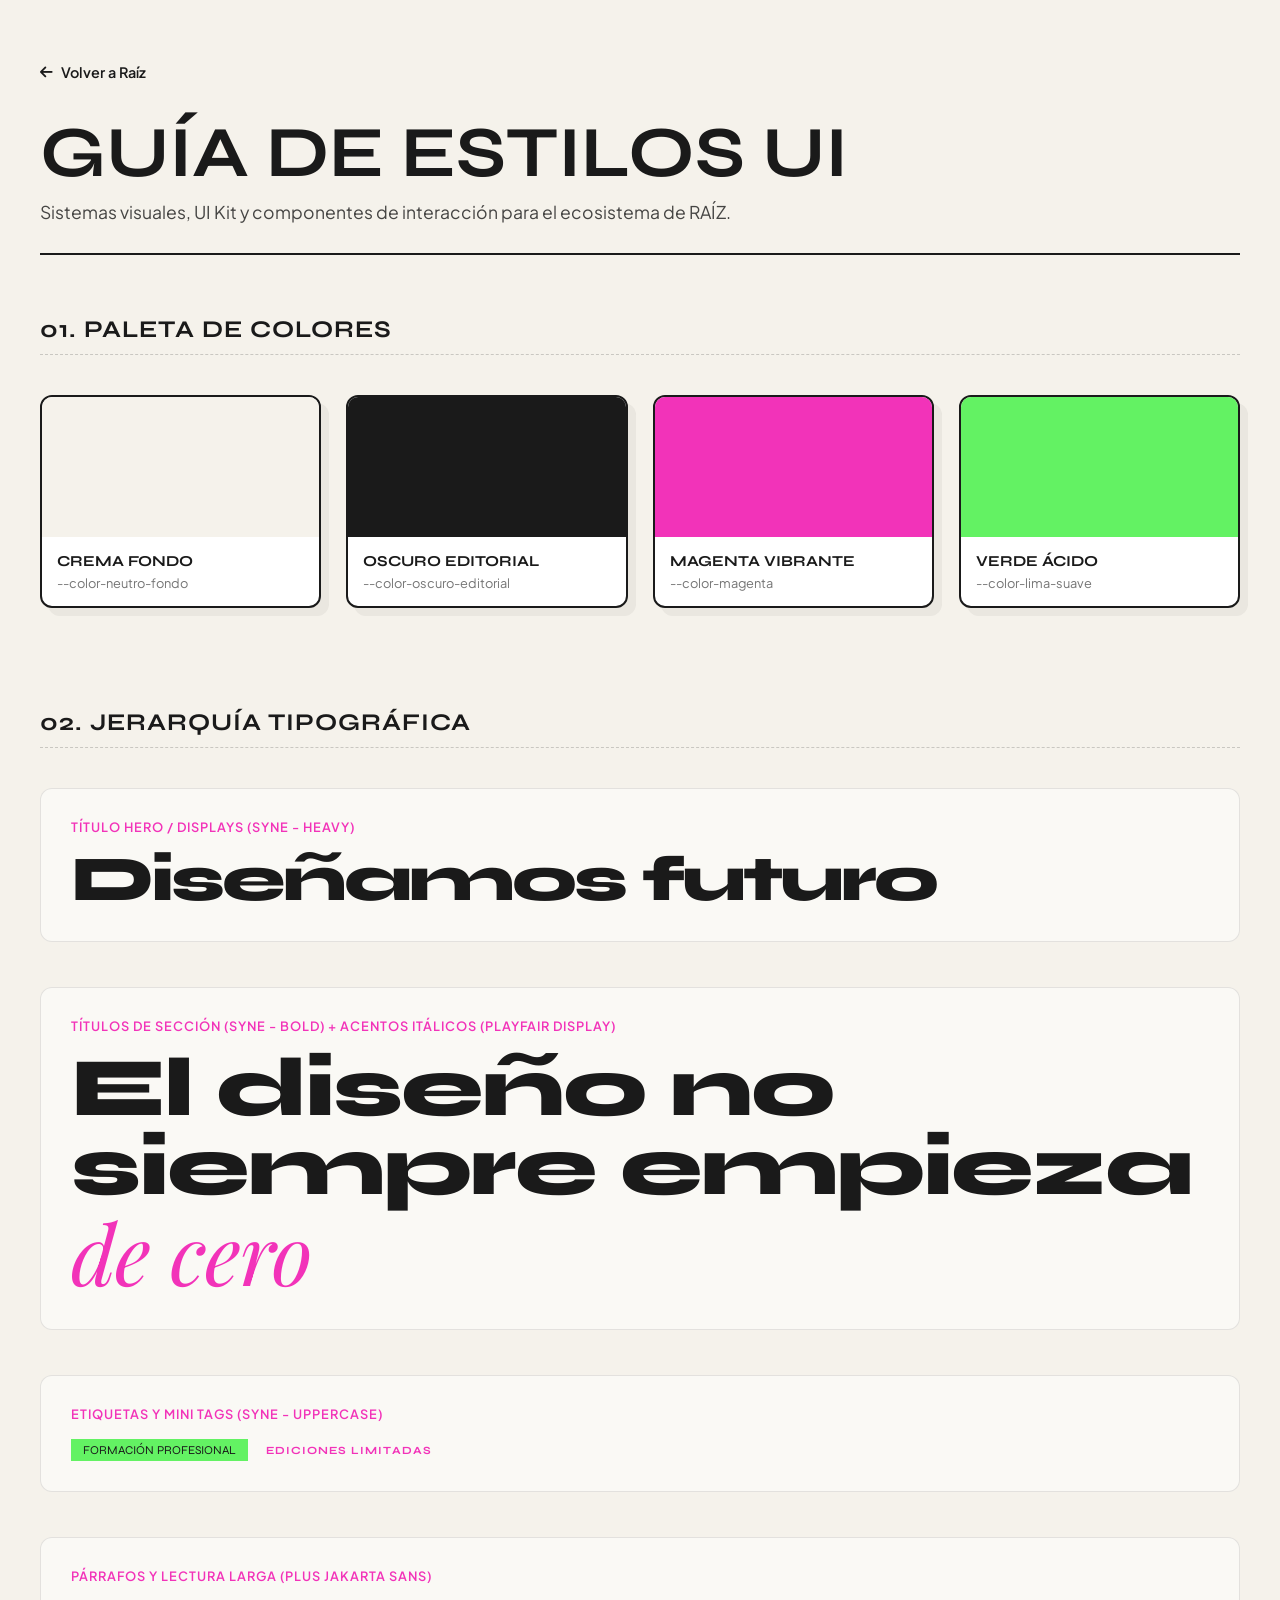
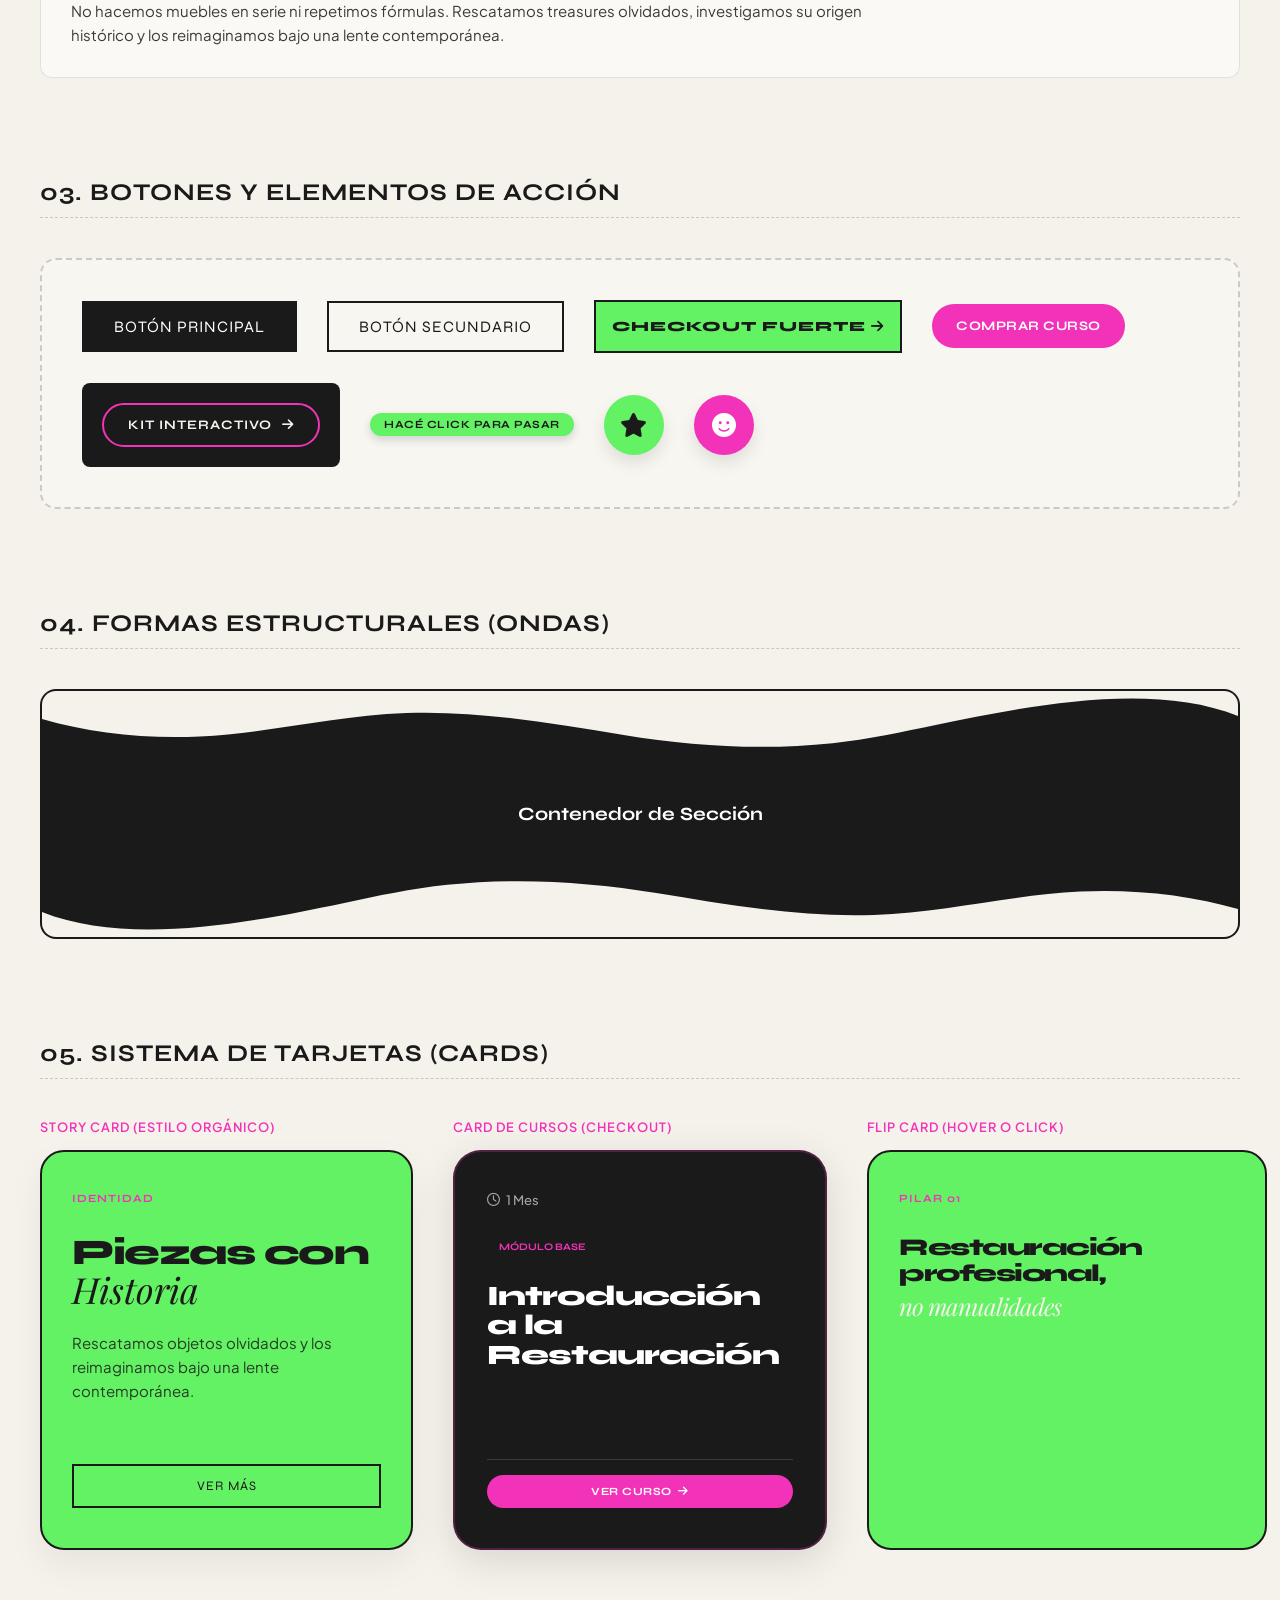
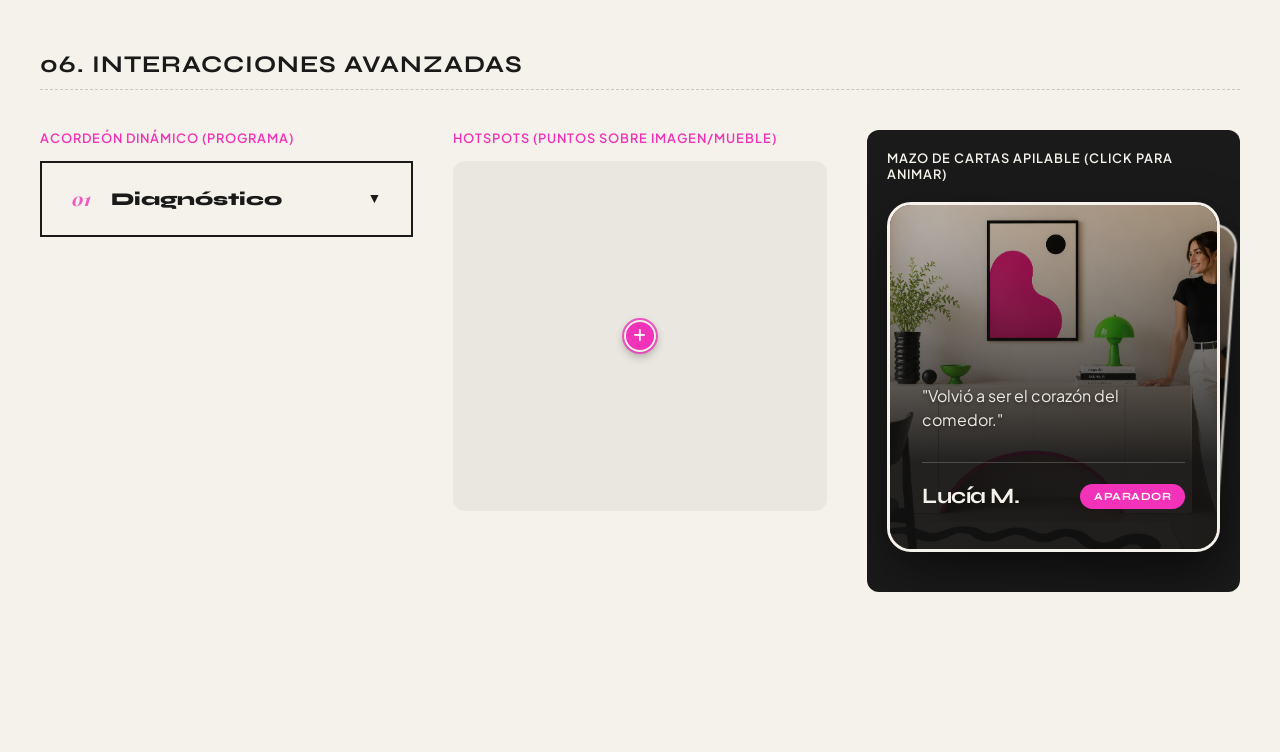
<file: kit-ux-ui.html>
<!DOCTYPE html>
<html lang="es">
<head>
    <meta charset="UTF-8">
    <meta name="viewport" content="width=device-width, initial-scale=1.0">
    <title>Kit UX/UI | RAÍZ Sistema de Identidad</title>
    
    <!-- Fuentes de Google (¡Acá estaba el error! Ahora heredará todo tu sistema) -->
    <link rel="preconnect" href="https://fonts.googleapis.com">
    <link rel="preconnect" href="https://fonts.gstatic.com" crossorigin>
    <link href="https://fonts.googleapis.com/css2?family=Caveat:wght@600&family=Playfair+Display:ital,wght@0,700;1,400&family=Syne:wght@700;800&family=Plus+Jakarta+Sans:wght@400;500;600&display=swap" rel="stylesheet">
    
    <!-- Íconos y tu CSS principal con la ruta corregida a la carpeta css/ -->
    <link rel="stylesheet" href="https://cdnjs.cloudflare.com/ajax/libs/font-awesome/6.4.0/css/all.min.css">
    <link rel="stylesheet" href="css/style.css">
    
    <style>
        /* Estilos de estructura EXCLUSIVOS para organizar la vista del Kit */
        .kit-body { background-color: var(--color-neutro-fondo); color: var(--color-oscuro-editorial); padding: 60px 20px; }
        .kit-container { max-width: 1200px; margin: 0 auto; }
        .kit-header { border-bottom: 2px solid var(--color-oscuro-editorial); padding-bottom: 30px; margin-bottom: 60px; }
        .kit-header h1 { font-family: var(--font-heading-heavy); font-size: clamp(2.5rem, 6vw, 4.5rem); text-transform: uppercase; line-height: 0.9; margin-bottom: 15px; }
        .kit-header p { font-family: var(--font-body); font-size: 1.1rem; opacity: 0.8; }
        .kit-section { margin-bottom: 100px; }
        .kit-section-title { font-family: var(--font-heading-heavy); font-size: 1.5rem; text-transform: uppercase; border-bottom: 1px dashed rgba(26, 26, 26, 0.2); padding-bottom: 10px; margin-bottom: 40px; letter-spacing: 1px; }
        
        /* Grillas de exhibición */
        .color-grid { display: grid; grid-template-columns: repeat(auto-fit, minmax(200px, 1fr)); gap: 25px; }
        .color-card { background: #fff; border: 2px solid var(--color-oscuro-editorial); border-radius: 12px; overflow: hidden; box-shadow: 8px 8px 0px rgba(26,26,26,0.05); }
        .color-sample { height: 140px; width: 100%; }
        .color-info { padding: 15px; font-family: var(--font-body); }
        .color-info h4 { font-size: 0.95rem; margin-bottom: 5px; text-transform: uppercase; font-family: var(--font-heading-heavy); }
        .color-info span { font-size: 0.8rem; opacity: 0.6; display: block; }
        
        .typo-sample { margin-bottom: 45px; padding: 30px; background: rgba(255,255,255,0.5); border-radius: 12px; border: 1px solid rgba(26,26,26,0.1); }
        .typo-label { font-family: var(--font-body); font-size: 0.8rem; text-transform: uppercase; color: var(--color-magenta); font-weight: 600; margin-bottom: 15px; letter-spacing: 1px; }
        
        .component-showcase { display: flex; flex-wrap: wrap; gap: 30px; align-items: center; padding: 40px; border-radius: 16px; border: 2px dashed rgba(26, 26, 26, 0.2); background: rgba(255,255,255,0.3); }
        .showcase-dark { background-color: var(--color-oscuro-editorial); border: none; }
        .showcase-grid { display: grid; grid-template-columns: repeat(auto-fit, minmax(300px, 1fr)); gap: 40px; align-items: start; }
        
        .back-home { margin-bottom: 40px; }
        .back-link { font-family: var(--font-body); text-decoration: none; color: var(--color-oscuro-editorial); font-size: 0.9rem; font-weight: 600; display: inline-flex; align-items: center; gap: 8px; transition: opacity 0.2s; }
        .back-link:hover { opacity: 0.6; }
    </style>
</head>
<body class="kit-body">

    <div class="kit-container">
        
        <div class="back-home">
            <a href="index.html" class="back-link"><i class="fa-solid fa-arrow-left"></i> Volver a Raíz</a>
        </div>

        <header class="kit-header">
            <h1>Guía de Estilos UI</h1>
            <p>Sistemas visuales, UI Kit y componentes de interacción para el ecosistema de RAÍZ.</p>
        </header>

        <!-- 01. COLORES -->
        <section class="kit-section">
            <h2 class="kit-section-title">01. Paleta de Colores</h2>
            <div class="color-grid">
                <div class="color-card">
                    <div class="color-sample" style="background-color: var(--color-neutro-fondo);"></div>
                    <div class="color-info">
                        <h4>Crema Fondo</h4>
                        <span>--color-neutro-fondo</span>
                    </div>
                </div>
                <div class="color-card">
                    <div class="color-sample" style="background-color: var(--color-oscuro-editorial);"></div>
                    <div class="color-info">
                        <h4 style="color: #1A1A1A;">Oscuro Editorial</h4>
                        <span>--color-oscuro-editorial</span>
                    </div>
                </div>
                <div class="color-card">
                    <div class="color-sample" style="background-color: var(--color-magenta);"></div>
                    <div class="color-info">
                        <h4>Magenta Vibrante</h4>
                        <span>--color-magenta</span>
                    </div>
                </div>
                <div class="color-card">
                    <div class="color-sample" style="background-color: var(--color-lima-suave);"></div>
                    <div class="color-info">
                        <h4>Verde Ácido</h4>
                        <span>--color-lima-suave</span>
                    </div>
                </div>
            </div>
        </section>

        <!-- 02. TIPOGRAFÍAS Y JERARQUÍA -->
        <section class="kit-section">
            <h2 class="kit-section-title">02. Jerarquía Tipográfica</h2>
            
            <div class="typo-sample">
                <div class="typo-label">Título Hero / Displays (Syne - Heavy)</div>
                <h1 class="hero-title" style="margin-bottom: 0;">Diseñamos futuro</h1>
            </div>

            <div class="typo-sample">
                <div class="typo-label">Títulos de Sección (Syne - Bold) + Acentos Itálicos (Playfair Display)</div>
                <h2 class="section-title-truus" style="color: var(--color-oscuro-editorial);">
                    El diseño no <br>
                    siempre empieza <br>
                    <span class="serif-italic-truus" style="color: var(--color-magenta);">de cero</span>
                </h2>
            </div>

            <div class="typo-sample">
                <div class="typo-label">Etiquetas y Mini Tags (Syne - Uppercase)</div>
                <span class="mini-tag" style="margin-bottom: 0;">Formación Profesional</span>
                <span class="card-tag" style="margin-left: 15px;">Ediciones Limitadas</span>
            </div>

            <div class="typo-sample">
                <div class="typo-label">Párrafos y Lectura Larga (Plus Jakarta Sans)</div>
                <p class="card-description" style="max-width: 800px; margin-bottom: 0;">
                    No hacemos muebles en serie ni repetimos fórmulas. Rescatamos treasures olvidados, investigamos su origen histórico y los reimaginamos bajo una lente contemporánea.
                </p>
            </div>
        </section>

        <!-- 03. BOTONERA Y ACCIONES -->
        <section class="kit-section">
            <h2 class="kit-section-title">03. Botones y Elementos de Acción</h2>
            <div class="component-showcase">
                <a href="#" class="btn-solid">Botón Principal</a>
                <a href="#" class="btn-outline">Botón Secundario</a>
                <a href="#" class="btn-checkout-cta" style="margin-bottom: 0; font-size: 14px; padding: 16px;">Checkout Fuerte <i class="fa-solid fa-arrow-right"></i></a>
                <a href="#" class="btn-course-buy btn-bg-magenta">Comprar Curso</a>
                
                <!-- Botón Kit Footer -->
                <div style="background-color: var(--color-oscuro-editorial); padding: 20px; border-radius: 8px;">
                    <a href="#" class="btn-kit-link"><span>Kit Interactivo</span> <i class="fa-solid fa-arrow-right"></i></a>
                </div>

                <span class="action-pill-hint">hacé click para pasar</span>
                
                <!-- Stickers flotantes estáticos para muestra -->
                <div style="position: relative; width: 60px; height: 60px;">
                    <div class="floating-sticker star-sticker" style="position: relative; top:0; right:0; animation:none;"><i class="fa-solid fa-star"></i></div>
                </div>
                <div style="position: relative; width: 60px; height: 60px;">
                    <div class="floating-sticker smiley-sticker" style="position: relative; bottom:0; left:0; transform: none;"><i class="fa-solid fa-face-smile"></i></div>
                </div>
            </div>
        </section>

        <!-- 04. FORMAS Y CONTENEDORES -->
        <section class="kit-section">
            <h2 class="kit-section-title">04. Formas Estructurales (Ondas)</h2>
            <div class="component-showcase" style="padding: 0; overflow: hidden; position: relative; height: 250px; background-color: var(--color-oscuro-editorial);">
                <h3 style="color: #fff; position: absolute; top: 50%; left: 50%; transform: translate(-50%, -50%); font-family: var(--font-heading-heavy);">Contenedor de Sección</h3>
                <!-- Onda Superior -->
                <div class="custom-shape-divider-top">
                    <svg data-name="Layer 1" xmlns="http://www.w3.org/2000/svg" viewBox="0 0 1200 120" preserveAspectRatio="none">
                        <path d="M0,0V46.29c47.79,22.2,103.59,32.17,158,28,70.36-5.37,136.33-33.31,206.8-37.5C438.64,32.43,512.34,53.67,583,72.05c69.27,18,138.3,24.88,209.4,13.08,36.15-6,69.85-17.84,104.45-29.34C989.49,25,1113-14.29,1200,42.4V0Z" fill="#F5F2EB"></path>
                    </svg>
                </div>
                <!-- Onda Inferior -->
                <div class="custom-shape-divider-bottom">
                    <svg data-name="Layer 1" xmlns="http://www.w3.org/2000/svg" viewBox="0 0 1200 120" preserveAspectRatio="none">
                        <path d="M0,0V46.29c47.79,22.2,103.59,32.17,158,28,70.36-5.37,136.33-33.31,206.8-37.5C438.64,32.43,512.34,53.67,583,72.05c69.27,18,138.3,24.88,209.4,13.08,36.15-6,69.85-17.84,104.45-29.34C989.49,25,1113-14.29,1200,42.4V0Z" fill="#F5F2EB"></path>
                    </svg>
                </div>
            </div>
        </section>

        <!-- 05. SISTEMA DE CARDS -->
        <section class="kit-section">
            <h2 class="kit-section-title">05. Sistema de Tarjetas (Cards)</h2>
            <div class="showcase-grid">
                
                <!-- Story Card -->
                <div>
                    <div class="typo-label">Story Card (Estilo Orgánico)</div>
                    <div class="story-card" style="min-height: 400px;">
                        <div class="card-header-meta">
                            <span class="card-tag">Identidad</span>
                        </div>
                        <h3 class="card-title">Piezas con <span class="serif-italic">Historia</span></h3>
                        <p class="card-description">
                            Rescatamos objetos olvidados y los reimaginamos bajo una lente contemporánea.
                        </p>
                        <a href="#" class="btn-outline">Ver más</a>
                    </div>
                </div>

                <!-- Course Card -->
                <div>
                    <div class="typo-label">Card de Cursos (Checkout)</div>
                    <div class="course-card border-magenta" style="height: 400px; transform: scale(1); opacity: 1;">
                        <div class="card-course-meta">
                            <span class="course-duration"><i class="fa-regular fa-clock"></i> 1 Mes</span>
                        </div>
                        <div class="card-course-main">
                            <span class="course-badge-inline" style="color: var(--color-magenta);">Módulo Base</span>
                            <h3 class="course-card-title">Introducción a la Restauración</h3>
                        </div>
                        <div class="card-course-footer" style="flex-direction: column; align-items: flex-start; gap: 15px;">
                            <a href="#" class="btn-course-top btn-bg-magenta" style="width: 100%; justify-content: center;">Ver Curso <i class="fa-solid fa-arrow-right"></i></a>
                        </div>
                    </div>
                </div>

                <!-- Flip Card -->
                <div>
                    <div class="typo-label">Flip Card (Hover o Click)</div>
                    <div class="flip-card" onclick="this.classList.toggle('is-flipped')" style="height: 400px;">
                        <div class="flip-card-inner">
                            <div class="flip-card-front" style="background-color: var(--color-lima-suave);">
                                <div class="card-header-meta">
                                    <span class="card-tag" style="color: var(--color-magenta);">Pilar 01</span>
                                </div>
                                <h3 class="card-title" style="font-size: 24px; line-height: 1.1;">Restauración profesional, <br><span class="serif-italic-truus">no manualidades</span></h3>
                            </div>
                            <div class="flip-card-back">
                                <img src="imagenes/img22.png" alt="Demo" style="width:100%; height:100%; object-fit:cover; background-color:#ccc;">
                            </div>
                        </div>
                    </div>
                </div>

            </div>
        </section>

        <!-- 06. COMPONENTES INTERACTIVOS AVANZADOS -->
        <section class="kit-section">
            <h2 class="kit-section-title">06. Interacciones Avanzadas</h2>
            
            <div class="showcase-grid">
                
                <!-- Acordeón -->
                <div>
                    <div class="typo-label">Acordeón Dinámico (Programa)</div>
                    <div class="program-accordion-container" style="display: flex; flex-direction: column; gap: 16px;">
                        <details name="camino" style="border: 2px solid var(--color-oscuro-editorial); background-color: transparent; transition: all 0.3s ease;">
                            <summary style="font-family: var(--font-heading-heavy); font-size: 18px; font-weight: 800; padding: 24px 30px; display: flex; justify-content: space-between; align-items: center; cursor: pointer; color: var(--color-oscuro-editorial);">
                                <span style="display: flex; align-items: center; gap: 20px;">
                                    <span style="font-family: var(--font-serif-luxury); font-style: italic; color: var(--color-magenta); opacity: 0.8;">01</span> 
                                    Diagnóstico
                                </span>
                                <span class="accordion-icon" style="font-size: 14px; transition: transform 0.3s;">▼</span>
                            </summary>
                            <div style="padding: 0 30px 30px 70px; font-family: var(--font-body); font-size: 15px;">
                                <p style="font-family: var(--font-serif-luxury); font-style: italic; font-size: 17px; color: var(--color-magenta); margin-bottom: 15px;">
                                    "Aprendé a leer un mueble."
                                </p>
                                <ul style="list-style: none; padding: 0; display: flex; flex-direction: column; gap: 10px; opacity: 0.9;">
                                    <li><i class="fa-solid fa-chevron-right" style="color: var(--color-magenta); font-size: 11px;"></i> Identificación de materiales</li>
                                    <li><i class="fa-solid fa-chevron-right" style="color: var(--color-magenta); font-size: 11px;"></i> Evaluación de daños</li>
                                </ul>
                            </div>
                        </details>
                    </div>
                </div>

                <!-- Hotspots -->
                <div>
                    <div class="typo-label">Hotspots (Puntos sobre Imagen/Mueble)</div>
                    <div class="interactive-showcase-container" style="background: rgba(26,26,26,0.05); height: 350px; border-radius: 12px; position: relative;">
                        <div class="hotspot" style="top: 50%; left: 50%;">
                            <button class="hotspot-trigger"><i class="fa-solid fa-plus"></i></button>
                            <div class="hotspot-tooltip">
                                <h4>Estructura modular</h4>
                                <p>Diseño compuesto por piezas desmontables que facilita el transporte.</p>
                            </div>
                        </div>
                    </div>
                </div>

                <!-- Mazo Apilable -->
                <div class="showcase-dark" style="padding: 20px; border-radius: 12px; position: relative; overflow: hidden;">
                    <div class="typo-label" style="color: var(--color-neutro-fondo); margin-bottom: 0;">Mazo de Cartas Apilable (Click para animar)</div>
                    <div class="deck-wrapper" style="margin-top: 20px; height: 350px;">
                        <div class="cards-stack" id="clientsStack">
                            <div class="client-card" data-project="Aparador de comedor">
                                <div class="card-image-bg"><img src="imagenes/img17.png" alt="Demo" style="background:#555;"></div>
                                <div class="card-content-overlay">
                                    <p class="client-quote">"Volvió a ser el corazón del comedor."</p>
                                    <div class="card-footer-meta">
                                        <h3 class="client-name">Lucía M.</h3>
                                        <span class="project-tag">Aparador</span>
                                    </div>
                                </div>
                            </div>
                            <div class="client-card" data-project="Escritorio">
                                <div class="card-image-bg"><img src="imagenes/img18.png" alt="Demo" style="background:#333;"></div>
                                <div class="card-content-overlay">
                                    <p class="client-quote">"Recibe elogios de todo el que viene."</p>
                                    <div class="card-footer-meta">
                                        <h3 class="client-name">Martín R.</h3>
                                        <span class="project-tag">Escritorio</span>
                                    </div>
                                </div>
                            </div>
                        </div>
                    </div>
                </div>

            </div>
        </section>

    </div>

    <!-- SCRIPT CLAVE: Necesario para que funcionen los hotspots, flip cards y mazos -->
    <script src="js/main.js"></script>
</body>
</html>
</file>
<file: css/style.css>
:root {
    
    --color-neutro-fondo: #F5F2EB;     /* Crema */
    --color-oscuro-editorial: #1A1A1A; /* Oscuro */
    --color-magenta: #F233B9;          /* Magenta vibrante */
    --color-lima-suave: #63F263;       /* Lima */
    
    --color-verde-seco: #1A1A1A;       
    --color-naranja: #F233B9;          
    --color-lila: #63F263;             
    
    
    --font-heading-heavy: 'Syne', sans-serif; /* Alternativa a Owners */
    --font-serif-luxury: 'Playfair Display', serif; /* Alternativa a IvyPresto */
    --font-script-retro: 'Caveat', cursive; /* Alternativa a Bello Script Pro */
    --font-body: 'Plus Jakarta Sans', sans-serif;
}

* {
    margin: 0;
    padding: 0;
    box-sizing: border-box;
}

html {
    scroll-behavior: smooth;
}

body {
    background-color: var(--color-neutro-fondo);
    color: var(--color-oscuro-editorial);
    font-family: var(--font-body);
    overflow-x: hidden;
}

/* ==========================================================================
   ESTILOS COMPONENTES REUTILIZABLES (BOTONES / STICKERS)
   ========================================================================== */
.btn-solid {
    background-color: var(--color-oscuro-editorial);
    color: #fff;
    padding: 16px 32px;
    font-family: var(--font-heading-heavy);
    text-transform: uppercase;
    text-decoration: none;
    letter-spacing: 1px;
    display: inline-block;
    transition: transform 0.3s cubic-bezier(0.175, 0.885, 0.32, 1.275), background-color 0.3s;
}

.btn-solid:hover {
    transform: scale(1.05) rotate(-1deg);
    background-color: var(--color-magenta);
}

.btn-outline {
    border: 2px solid var(--color-oscuro-editorial);
    color: var(--color-oscuro-editorial);
    padding: 14px 30px;
    font-family: var(--font-heading-heavy);
    text-transform: uppercase;
    text-decoration: none;
    letter-spacing: 1px;
    display: inline-block;
    transition: all 0.3s ease;
}

.btn-outline:hover {
    background-color: var(--color-oscuro-editorial);
    color: var(--color-neutro-fondo);
}

.floating-sticker {
    position: absolute;
    width: 60px;
    height: 60px;
    border-radius: 50%;
    display: flex;
    justify-content: center;
    align-items: center;
    font-size: 24px;
    z-index: 10;
    box-shadow: 0 8px 16px rgba(0,0,0,0.1);
}

.star-sticker {
    background-color: var(--color-lima-suave);
    color: var(--color-oscuro-editorial);
    top: -20px;
    right: 20px;
    animation: spin 10s linear infinite;
}

.smiley-sticker {
    background-color: var(--color-magenta);
    color: #fff;
    bottom: -20px;
    left: -20px;
    transform: rotate(-15deg);
}

@keyframes spin { 100% { transform: rotate(360deg); } }

/* ==========================================================================
   HEADER / NAVEGACIÓN EDITORIAL
   ========================================================================== */
.main-header {
    display: flex;
    justify-content: space-between;
    align-items: center;
    padding: 24px 5%;
    border-bottom: 1px solid rgba(21, 21, 21, 0.1);
    position: sticky;
    top: 0;
    background-color: rgba(246, 244, 238, 0.9);
    backdrop-filter: blur(10px);
    z-index: 100;
}

.logo {
    font-family: var(--font-heading-heavy);
    font-size: 32px;
    font-weight: 800;
    letter-spacing: -2px;
}

.nav-links a {
    text-decoration: none;
    color: var(--color-oscuro-editorial);
    font-weight: 600;
    margin: 0 20px;
    font-size: 15px;
    transition: color 0.3s;
}

.nav-links a:hover {
    color: var(--color-magenta);
}

.nav-drop-tag {
    background-color: var(--color-lima-suave);
    padding: 4px 10px;
    border-radius: 20px;
}

.cta-nav {
    text-decoration: none;
    color: #fff;
    background-color: var(--color-verde-seco);
    padding: 10px 20px;
    font-weight: 600;
    font-size: 14px;
    border-radius: 50px;
}

/* ==========================================================================
   HERO: EL SHOCK DEL CONTRASTE
   ========================================================================== */
.hero-section {
    padding: 80px 5%;
    min-height: calc(100vh - 90px);
    display: flex;
    align-items: center;
}

.hero-container {
    display: grid;
    grid-template-columns: 1.2fr 0.8fr;
    gap: 60px;
    align-items: center;
    width: 100%;
}

.mini-tag {
    font-family: var(--font-heading-heavy);
    text-transform: uppercase;
    background-color: var(--color-lila);
    padding: 4px 12px;
    font-size: 12px;
    display: inline-block;
    margin-bottom: 24px;
}

.hero-title {
    font-family: var(--font-heading-heavy);
    font-size: clamp(40px, 5vw, 72px);
    line-height: 0.95;
    letter-spacing: -3px;
    font-weight: 800;
    margin-bottom: 40px;
}

.serif-italic {
    font-family: var(--font-serif-luxury);
    font-style: italic;
    font-weight: 400;
    letter-spacing: 0;
}

.highlight-text {
    color: var(--color-magenta);
}

.hero-actions {
    display: flex;
    gap: 20px;
}

.hero-image-block {
    position: relative;
    border-radius: 12px;
}

.hero-img {
    width: 100%;
    height: 550px;
    object-fit: cover;
    border-radius: 8px;
    filter: saturate(1.1);
    box-shadow: 20px 20px 0px var(--color-verde-seco);
}


/* Estructura de las Tarjetas integradas al diseño */
.story-card {
    background: lima;
    border: 2px solid var(--color-oscuro-editorial);
    padding: 40px 30px;
    display: flex;
    flex-direction: column;
    justify-content: space-between;
    transition: transform 0.3s cubic-bezier(0.175, 0.885, 0.32, 1.275), background-color 0.3s;
}

/* Hover alineado a tu hero: ligera rotación disruptiva y cambio de fondo */
.story-card:hover {
    transform: scale(1.02) rotate(1deg);
    background-color: rgba(26, 26, 26, 0.03); /* Tinte sutil oscuro */
}

/* Forzar que las cards impares giren hacia el otro lado para mayor dinamismo de autor */
.story-card:nth-child(even):hover {
    transform: scale(1.02) rotate(-1deg);
}

/* Metadata superior (Tag y Número) */
.card-header-meta {
    display: flex;
    justify-content: space-between;
    align-items: center;
    margin-bottom: 30px;
}

.card-tag {
    font-family: var(--font-heading-heavy); /* Cambiado al sistema */
    font-size: 11px;
    text-transform: uppercase;
    letter-spacing: 1px;
    font-weight: 700;
    color: var(--color-magenta); 
}

.card-index {
    font-family: var(--font-serif-luxury);
    font-style: italic;
    font-size: 24px;
    color: var(--color-oscuro-editorial);
    opacity: 0.3;
}

/* Títulos con tu fuente pesada Syne */
.card-title {
    font-family: var(--font-heading-heavy);
    font-size: 36px;
    font-weight: 800;
    line-height: 1;
    color: var(--color-oscuro-editorial);
    margin-bottom: 20px;
    letter-spacing: -1.5px;
}

.card-description {
    font-family: var(--font-body);
    font-size: 15px;
    line-height: 1.6;
    color: var(--color-oscuro-editorial);
    opacity: 0.85;
    margin-bottom: 40px;
    flex-grow: 1; 
}

/* Adaptación del botón interno para que se comporte como tus clases globales */
.story-card .btn-outline {
    align-self: flex-start; /* Alinea el botón a la izquierda en vez de estirarse todo */
    width: 100%;
    text-align: center;
    padding: 12px 20px;
    font-size: 13px;
}
/* ==========================================================================
   SECCIÓN 2: EXHIBICIÓN INTERACTIVA (MUEBLE NUEVO + HOTSPOTS)
   ========================================================================== */
.transform-section {
    padding: 100px 5%;
    background-color: var(--color-neutro-fondo);
}

.section-header-center {
    text-align: center;
    margin-bottom: 50px;
}

/* Título con la tipografía Syne unificada */
.section-header-center .transform-title {
    font-family: var(--font-heading-heavy);
    font-size: clamp(32px, 4vw, 48px);
    font-weight: 800;
    letter-spacing: -1.5px;
    color: var(--color-oscuro-editorial);
}

.interactive-showcase-container {
    position: relative;
    width: 100%;
    max-width: 500px; /* Ancho ideal controlado para destacar una pieza vertical */
    margin: 0 auto;
    overflow: visible; /* Permite que los tooltips sobresalgan con elegancia si es necesario */
}

.showcase-img-block {
    position: relative;
    width: 100%;
    display: flex;
    justify-content: center;
    align-items: center;
}

.showcase-main-img {
    width: 100%;
    height: auto;
    max-height: 700px; /* Evita que se haga infinitamente alta en pantallas enormes */
    object-fit: contain; /* Cuida las proporciones originales del render sin fondo */
    display: block;
}

/* --- HOTSPOTS (INTERACCIÓN HOVER/ACTIVE) --- */
.hotspot {
    position: absolute;
    transform: translate(-50%, -50%);
    z-index: 10;
}

.hotspot-trigger {
    width: 36px;
    height: 36px;
    border-radius: 50%;
    background-color: var(--color-magenta);
    color: #fff;
    border: 2px solid #fff;
    font-size: 14px;
    cursor: pointer;
    display: flex;
    justify-content: center;
    align-items: center;
    box-shadow: 0 4px 10px rgba(0,0,0,0.2);
    transition: transform 0.3s ease, background-color 0.3s ease;
}

.hotspot:hover .hotspot-trigger,
.hotspot.active .hotspot-trigger {
    transform: scale(1.15) rotate(45deg);
    background-color: var(--color-oscuro-editorial);
}

/* Tooltip oculto por defecto */
.hotspot-tooltip {
    position: absolute;
    bottom: 45px;
    left: 50%;
    transform: translateX(-50%) translateY(10px);
    width: 240px;
    background-color: var(--color-oscuro-editorial);
    color: #fff;
    padding: 16px;
    border-radius: 8px;
    box-shadow: 0 10px 25px rgba(0,0,0,0.3);
    opacity: 0;
    pointer-events: none;
    transition: opacity 0.3s ease, transform 0.3s ease;
}

.hotspot-tooltip h4 {
    font-family: var(--font-heading-heavy);
    font-size: 14px;
    text-transform: uppercase;
    margin-bottom: 6px;
    color: var(--color-lima-suave);
    letter-spacing: 0.5px;
}

.hotspot-tooltip p {
    font-family: var(--font-body);
    font-size: 13px;
    line-height: 1.4;
    opacity: 0.9;
}

/* Mostrar tooltip al pasar el mouse en Desktop o al hacer click en Mobile con la clase .active */
.hotspot:hover .hotspot-tooltip,
.hotspot.active .hotspot-tooltip {
    opacity: 1;
    pointer-events: auto;
    transform: translateX(-50%) translateY(0);
}
/* Botón arriba a la derecha */
.btn-course-top {
    text-decoration: none;
    font-family: var(--font-heading-heavy);
    font-size: 11px;
    text-transform: uppercase;
    font-weight: 700;
    padding: 10px 18px;
    border-radius: 50px;
    display: inline-flex;
    align-items: center;
    gap: 6px;
    letter-spacing: 0.5px;
    transition: transform 0.3s ease, background-color 0.3s;
}

.btn-course-top:hover {
    transform: scale(1.05);
    background-color: #fff;
    color: var(--color-oscuro-editorial);
}

/* Badge debajo del título */
.course-badge-inline {
    font-family: var(--font-heading-heavy);
    font-size: 10px;
    text-transform: uppercase;
    padding: 4px 12px;
    border-radius: 20px;
    font-weight: 700;
    display: inline-block;
    margin-bottom: 25px;
}

/* ==========================================================================
   NUEVA MAQUETACIÓN: SLIDER CENTRADO ABSOLUTO (ESTILO TRUUS / RAÍZ)
   ========================================================================== */
.courses-slider-section {
    padding: 100px 0 80px 0;
    background-color: var(--color-neutro-fondo);
    display: flex;
    flex-direction: column;
    gap: 40px;
    position: relative;
    overflow: hidden;
}

.courses-editorial-header {
    display: flex;
    justify-content: space-between;
    align-items: flex-end;
    padding: 0 5%;
    flex-wrap: wrap;
    gap: 20px;
}

.courses-main-title {
    font-family: var(--font-heading-heavy);
    font-size: clamp(38px, 5.5vw, 68px);
    font-weight: 800;
    line-height: 0.95;
    letter-spacing: -2px;
    color: var(--color-oscuro-editorial);
    margin-top: 15px;
}

.serif-italic-courses {
    font-family: var(--font-serif-luxury);
    font-style: italic;
    font-weight: 400;
}

/* Contenedor del Escenario de las Tarjetas */
.courses-deck-container {
    width: 100%;
    position: relative;
    display: flex;
    justify-content: center;
}

.courses-window {
    width: clamp(300px, 28vw, 400px); /* Obliga a la ventana a medir exactamente lo que mide una tarjeta */
    overflow: visible; /* Deja que las tarjetas de los lados se asomen armónicamente */
}

.courses-track {
    display: flex;
    gap: 40px; /* Espaciado entre tarjetas */
    transition: transform 0.6s cubic-bezier(0.25, 1, 0.3, 1);
    will-change: transform;
}

/* Estructura Individual de la Tarjeta */
.course-card-wrapper {
    width: clamp(300px, 28vw, 400px);
    flex-shrink: 0;
    transition: transform 0.6s cubic-bezier(0.25, 1, 0.3, 1), opacity 0.6s ease;
    opacity: 0.3; /* Apaga las tarjetas laterales para un look ultra editorial */
    transform: scale(0.9);
}

/* Tarjeta Central Activa */
.course-card-wrapper.active {
    opacity: 1;
    transform: scale(1);
}

.course-card {
    background-color: var(--color-oscuro-editorial);
    color: #fff;
    border-radius: 28px;
    padding: 40px 32px;
    height: 560px;
    display: flex;
    flex-direction: column;
    justify-content: space-between;
    border: 2px solid transparent;
    box-shadow: 0 10px 40px rgba(0, 0, 0, 0.12);
    position: relative;
}

.course-card-wrapper.active .course-card {
    box-shadow: 0 25px 50px rgba(0, 0, 0, 0.3);
}

/* Bordes de color sutiles */
.course-card.border-magenta { border-color: rgba(242, 51, 185, 0.25); }
.course-card.border-lima { border-color: rgba(99, 242, 99, 0.25); }

/* Meta superior (Duración y Badge) */
.card-course-meta {
    display: flex;
    justify-content: space-between;
    align-items: center;
}

.course-duration {
    font-size: 13px;
    font-weight: 500;
    opacity: 0.6;
    display: flex;
    align-items: center;
    gap: 6px;
}

.course-badge {
    font-family: var(--font-heading-heavy);
    font-size: 11px;
    text-transform: uppercase;
    padding: 5px 14px;
    border-radius: 20px;
    font-weight: 700;
}

.badge-magenta { background-color: var(--color-magenta); color: #fff; }
.badge-lima { background-color: var(--color-lima-suave); color: var(--color-oscuro-editorial); }

/* Cuerpo de la tarjeta */
.card-course-main {
    margin-top: 25px;
    flex-grow: 1;
}

.course-teacher {
    font-family: var(--font-serif-luxury);
    font-style: italic;
    font-size: 16px;
    opacity: 0.8;
    margin-bottom: 6px;
}

.course-card-title {
    font-family: var(--font-heading-heavy);
    font-size: clamp(24px, 2.2vw, 32px);
    font-weight: 800;
    line-height: 1.05;
    letter-spacing: -1px;
    margin-bottom: 15px;
}

.course-card-desc {
    font-size: 14px;
    line-height: 1.45;
    opacity: 0.7;
    margin-bottom: 25px;
}

/* Listado de contenidos */
.course-includes-list {
    list-style: none;
    display: flex;
    flex-direction: column;
    gap: 10px;
}

.course-includes-list li {
    font-size: 14px;
    font-weight: 500;
    display: flex;
    align-items: center;
    gap: 10px;
    opacity: 0.9;
}

.course-includes-list li.include-highlight {
    font-family: var(--font-heading-heavy);
    font-size: 13px;
    text-transform: uppercase;
    letter-spacing: 0.5px;
}

.text-magenta { color: var(--color-magenta); }
.text-lima { color: var(--color-lima-suave); }

.card-course-footer {
    display: flex;
    justify-content: space-between;
    align-items: flex-end;
    margin-top: 15px;
    border-top: 1px solid rgba(255, 255, 255, 0.15);
    padding-top: 15px;
}

.course-price-box {
    display: flex;
    flex-direction: column;
}

.price-currency {
    font-size: 11px;
    font-family: var(--font-heading-heavy);
    opacity: 0.5;
    letter-spacing: 1px;
}

.price-value {
    font-family: var(--font-heading-heavy);
    font-size: 42px; /* Agrandado considerablemente para hacer match con la imagen */
    font-weight: 800;
    line-height: 1;
    letter-spacing: -1px;
}

/* Botón de conversión atrapante */
.btn-course-buy {
    text-decoration: none;
    font-family: var(--font-heading-heavy);
    font-size: 13px;
    text-transform: uppercase;
    font-weight: 700;
    padding: 14px 24px;
    border-radius: 50px;
    display: inline-flex;
    align-items: center;
    gap: 8px;
    letter-spacing: 0.5px;
    transition: transform 0.3s cubic-bezier(0.175, 0.885, 0.32, 1.275), background-color 0.3s;
}

.btn-bg-magenta { background-color: var(--color-magenta); color: #fff; }
.btn-bg-lima { background-color: var(--color-lima-suave); color: var(--color-oscuro-editorial); }

.btn-course-buy:hover {
    transform: scale(1.06) rotate(-1deg);
    background-color: #fff;
    color: var(--color-oscuro-editorial);
}

/* Controles abajo del Slider, perfectamente centrados */
.courses-slider-controls-bottom {
    display: flex;
    justify-content: center;
    gap: 20px;
    margin-top: 20px;
}

.slider-arrow {
    width: 60px;
    height: 60px;
    border-radius: 50%;
    border: 2px solid var(--color-oscuro-editorial);
    background-color: transparent;
    color: var(--color-oscuro-editorial);
    font-size: 18px;
    cursor: pointer;
    display: flex;
    justify-content: center;
    align-items: center;
    transition: all 0.3s cubic-bezier(0.16, 1, 0.3, 1);
}

.slider-arrow:hover {
    background-color: var(--color-oscuro-editorial);
    color: var(--color-neutro-fondo);
    transform: scale(1.05);
}

/* Responsive para pantallas chicas */
@media (max-width: 768px) {
    .courses-window { width: 290px; }
    .course-card-wrapper { width: 290px; }
    .course-card { 
        height: auto; /* Sacamos el alto fijo para eliminar el espacio vacío */
        min-height: 480px; /* Mantenemos un alto mínimo para la estructura */
        padding: 30px 20px; 
    }
    .price-value {
        font-size: 34px; /* Achicamos el número del precio para que no desborde hacia afuera */
    }
}
/* ==========================================================================
   NUEVA MAQUETACIÓN: EL COLOR COMO SEGUNDA VIDA (FONDO OSCURO EDITORIAL)
   ========================================================================== */
.color-segunda-vida-sec {
    position: relative;
    background-color: var(--color-oscuro-editorial);
    padding: 160px 5% 180px 5%; /* Espacio para que respiren las curvas superiores e inferiores */
    width: 100%;
    z-index: 5;
    display: flex;
    justify-content: center;
}

.color-vida-grid-container {
    max-width: 1300px;
    width: 100%;
    display: grid;
    grid-template-columns: 1.1fr 0.9fr; /* Asimetría elegante */
    gap: 80px;
    align-items: center;
    z-index: 6;
}

/* Columna Izquierda: Textos y Botonera */
.color-vida-left-col {
    display: flex;
    flex-direction: column;
    justify-content: center;
}

.color-vida-title {
    font-family: var(--font-heading-heavy);
    font-size: clamp(38px, 5.5vw, 68px);
    font-weight: 800;
    line-height: 0.95;
    letter-spacing: -2px;
    color: var(--color-neutro-fondo);
    margin-bottom: 30px;
}

.color-vida-description {
    font-family: var(--font-body);
    font-size: 16px;
    line-height: 1.6;
    color: var(--color-neutro-fondo);
    opacity: 0.8;
    max-width: 440px;
    margin-bottom: 35px;
}

/* Contenedor de Botones Circulares */
.color-picker-circles {
    display: flex;
    gap: 16px;
}

.color-circle-btn {
    width: 32px;
    height: 32px;
    border-radius: 50%;
    cursor: pointer;
    border: 2px solid transparent;
    transition: transform 0.3s cubic-bezier(0.175, 0.885, 0.32, 1.275), border-color 0.3s ease;
}

.color-circle-btn:hover {
    transform: scale(1.15);
}

/* Clases de colores específicos para los botones */
.color-circle-btn.btn-crema { background-color: var(--color-neutro-fondo); border: 1px solid rgba(255,255,255,0.2); }
.color-circle-btn.btn-magenta { background-color: var(--color-magenta); }
.color-circle-btn.btn-lima { background-color: var(--color-lima-suave); }
.color-circle-btn.btn-oscuro { background-color: #111111; border: 1px solid rgba(255,255,255,0.4); }

/* Círculo Activo Seleccionado (Estilo Imagen 1: Borde del color correspondiente separado por un anillo) */
.color-circle-btn.active {
    transform: scale(1.1);
    box-shadow: 0 0 0 3px var(--color-oscuro-editorial), 0 0 0 5px var(--color-neutro-fondo);
}
.color-circle-btn.btn-magenta.active { box-shadow: 0 0 0 3px var(--color-oscuro-editorial), 0 0 0 5px var(--color-magenta); }
.color-circle-btn.btn-lima.active { box-shadow: 0 0 0 3px var(--color-oscuro-editorial), 0 0 0 5px var(--color-lima-suave); }
.color-circle-btn.btn-oscuro.active { box-shadow: 0 0 0 3px var(--color-oscuro-editorial), 0 0 0 5px rgba(255,255,255,0.8); }

/* Columna Derecha: Contenedor del Marco de Imagen */
.color-vida-right-col {
    display: flex;
    justify-content: center;
    width: 100%;
}

.mueble-image-frame {
    position: relative;
    width: 100%;
    max-width: 550px;
    aspect-ratio: 1.15 / 1; /* Estilo landscape de estudio como la foto */
    overflow: hidden;
border-radius: 24px; /* <--- Esto le da la misma curvatura que a tus story-cards */
    border: 1px solid rgba(255, 255, 255, 0.1); /* Opcional: un toque sutil para el fondo oscuro */
}

.mueble-fade-img {
    width: 100%;
    height: 100%;
    object-fit: cover;
    transition: opacity 0.2s ease-in-out;
}

/* Ajustes de Adaptabilidad Mobile */
@media (max-width: 968px) {
    .color-vida-grid-container {
        grid-template-columns: 1fr;
        gap: 50px;
    }
    .color-segunda-vida-sec {
        padding: 120px 5% 140px 5%;
    }
    .color-vida-left-col {
        align-items: center;
        text-align: center;
    }
    .color-vida-description {
        max-width: 100%;
    }
}
/* Buscá esta línea cerca del final de tu archivo css/style.css */
@media (max-width: 968px) {
    .hero-actions {
        display: none; /* <--- Agregá esto para ocultar los botones del Hero */
    }
    .hero-container { grid-template-columns: 1fr; gap: 40px; }
    .hero-img { height: 350px; }
    /* ... el resto de tus estilos mobile existentes ... */
}

/* ==========================================================================
   NUEVA SECCIÓN: DROP MARQUEE INFINITO
   ========================================================================== */
.drop-marquee-section {
    padding: 100px 0 120px 0; /* Sin padding lateral para que las fotos mueran al borde de pantalla */
    background-color: var(--color-neutro-fondo);
    display: flex;
    flex-direction: column;
    gap: 60px;
}

/* Encabezado editorial balanceado y asimétrico */
.drop-editorial-header {
    display: flex;
    justify-content: space-between;
    align-items: flex-end;
    padding: 0 5%; /* Mantenemos el bloque alineado al margen de la web */
    flex-wrap: wrap;
    gap: 30px;
}

.drop-main-title {
    font-family: var(--font-heading-heavy);
    font-size: clamp(40px, 6vw, 75px);
    font-weight: 800;
    line-height: 0.95;
    letter-spacing: -2px;
    color: var(--color-oscuro-editorial);
    margin-bottom: 20px;
}

.drop-subtitle {
    font-family: var(--font-body);
    font-size: clamp(15px, 1.5vw, 18px);
    max-width: 650px;
    line-height: 1.5;
    color: var(--color-oscuro-editorial);
    opacity: 0.9;
}

.serif-italic-drop {
    font-family: var(--font-serif-luxury);
    font-style: italic;
    font-weight: 400;
}

/* Botón adaptado a tu estilo de interacción disruptiva */
.btn-solid-drop {
    background-color: var(--color-oscuro-editorial);
    color: #fff;
    padding: 16px 36px;
    font-family: var(--font-heading-heavy);
    text-transform: uppercase;
    text-decoration: none;
    letter-spacing: 1px;
    font-size: 14px;
    display: inline-block;
    border-radius: 0px; /* Mantener estética de bloque rígido */
    transition: transform 0.3s cubic-bezier(0.175, 0.885, 0.32, 1.275), background-color 0.3s;
}

.btn-solid-drop:hover {
    transform: scale(1.05) rotate(1deg);
    background-color: var(--color-magenta);
}

/* El escenario del carrusel infinito */
.marquee-carousel-wrapper {
    overflow: hidden; /* Oculta el sobrante que va saliendo de pantalla */
    width: 100%;
    position: relative;
    cursor: grab;
}

.marquee-carousel-wrapper:active {
    cursor: grabbing;
}

/* El riel contenedor que se desplaza */
.marquee-infinite-track {
    display: flex;
    width: max-content;
}

/* Los bloques idénticos de contenido */
.marquee-group {
    display: flex;
    gap: 30px;
    padding-right: 30px; /* Espacio de separación idéntico al gap para evitar saltos */
    will-change: transform;
    animation: scrollInfiniteMarquee 35s linear infinite; /* Tiempo total de una vuelta */
}

/* Las tarjetas de las imágenes del drop (Estilo rectángulos altos elegantes de estudio) */
.marquee-card {
    width: clamp(280px, 25vw, 380px);
    height: clamp(380px, 35vw, 500px);
    flex-shrink: 0;
    border-radius: 20px; /* Bordes redondeados modernos líquidos orgánicos como tus tarjetas superiores */
    overflow: hidden;
    box-shadow: 0 10px 30px rgba(0,0,0,0.04);
    transition: transform 0.4s cubic-bezier(0.16, 1, 0.3, 1), box-shadow 0.4s;
    border: 1px solid rgba(26, 26, 26, 0.05);
}

.marquee-card img {
    width: 100%;
    height: 100%;
    object-fit: cover; /* Hace que se encuadren perfectas sin deformar el mueble */
    transition: scale 0.6s ease;
}

/* Efecto Hover interactivo refinado de estudio sobre las fotos individuales */
.marquee-card:hover {
    transform: scale(1.03) translateY(-8px);
    box-shadow: 0 20px 40px rgba(26,26,26,0.12);
}

.marquee-card:hover img {
    scale: 1.05;
}

/* Detener la animación general cuando el cursor está sobre el carrusel (Opcional, muy Truus) */
.marquee-carousel-wrapper:hover .marquee-group {
    animation-play-state: paused;
}

/* Keyframes nativos calculados por hardware para bucle invisible */
@keyframes scrollInfiniteMarquee {
    0% {
        transform: translate3d(0, 0, 0);
    }
    100% {
        transform: translate3d(-100%, 0, 0); /* Corre exactamente la mitad del riel (un grupo entero) y resetea */
    }
}

/* Ajuste rápido para pantallas chiquitas */
@media (max-width: 768px) {
    .drop-editorial-header {
        flex-direction: column;
        align-items: flex-start;
    }
    .marquee-group {
        gap: 15px;
        padding-right: 15px;
    }
    .marquee-card {
        width: 240px;
        height: 320px;
    }
}

/* ==========================================================================
   FOOTER EDITORIAL MASIVO
   ========================================================================== */
.main-footer {
    background-color: var(--color-magenta);
    color: var(--color-neutro-fondo);
    padding: 80px 5% 20px 5%;
    position: relative; /* Garantiza el correcto posicionamiento de la onda */
}

.footer-top {
    display: flex;
    justify-content: space-between;
    align-items: flex-start;
    margin-bottom: 60px;
}

.footer-manifesto {
    font-family: var(--font-serif-luxury);
    font-size: 28px;
    max-width: 500px;
    line-height: 1.3;
}

.links-col {
    display: flex;
    flex-direction: column;
    gap: 12px;
}

.links-col a {
    color: var(--color-neutro-fondo);
    text-decoration: none;
    font-weight: 500;
}

.links-col a:hover { color: var(--color-lima-suave); }

.footer-massive-logo h2 {
    font-family: var(--font-heading-heavy);
    font-size: clamp(60px, 18vw, 260px);
font-weight: 800;
    line-height: 0.8;
    letter-spacing: -5px;
    text-align: center;
    margin: 0;
    opacity: 0.9;
    user-select: none;
}

/* ==========================================================================
   RESPONSIVE DESIGN (MOBILE OPTIMIZATION)
   ========================================================================== */
.show-on-mobile {
    display: none !important; /* Oculta elementos exclusivos de celular en Desktop */
}

@media (max-width: 968px) {
    .hide-on-mobile {
        display: none !important; /* Oculta elementos marcados solo en celular */
    }
    .show-on-mobile {
        display: block !important; /* Muestra el botón de abajo solo en celulares */
    }
    .hero-container { grid-template-columns: 1fr; gap: 40px; }
    .hero-img { 
        height: 350px; 
        box-shadow: none; /* Elimina el reborde oscuro */
    }
    .star-sticker { 
        display: none; /* Oculta la estrella que gira */
    }
    .story-grid { grid-template-columns: 1fr; }
    .story-gallery { flex-direction: column; align-items: center; gap: 60px; }
    .workshop-grid { grid-template-columns: 1fr; }
    .benefits-container { grid-template-columns: 1fr; }
    .benefit-card { transform: none !important; }
    .color-picker-floating { position: static; transform: none; display: flex; flex-direction: row; justify-content: center; width: 100%; margin-top: 20px; border-radius: 12px; animation: none; }
    .picker-buttons { flex-direction: row; }
    .footer-top { flex-direction: column; gap: 40px; }
}
/* ==========================================================================
   NUEVA MAQUETACIÓN
   ========================================================================== */

/* Modificamos el contenedor para acercar el título a las tarjetas */
.truus-layout-container {
    max-width: 1400px;
    margin: 0 auto;
    padding: 40px 5% 20px 5%; /* Reducimos padding general para achicar aire */
    display: flex;
    flex-direction: column;
    gap: 30px; /* Aire mínimo entre título y cards en desktop */
}

/* Fondo oscuro real para toda la sección */
#nuestra-mirada {
    position: relative; 
    background-color: var(--color-oscuro-editorial);
    padding: 110px 0 120px 0; /* Reducimos drásticamente el aire superior e inferior (onda) */
    width: 100%;
    z-index: 5;
}

/* El título en crema para que resalte */
.section-title-truus {
    font-family: var(--font-heading-heavy);
    font-size: clamp(45px, 6.5vw, 85px); 
    font-weight: 800;
    line-height: 0.95; 
    letter-spacing: -2px; 
    color: var(--color-neutro-fondo);
}

/* Reducimos un poco el espaciado de la cursiva serif y aseguramos color crema */
.serif-italic-truus {
    font-family: var(--font-serif-luxury);
    font-style: italic;
    font-weight: 400;
    letter-spacing: -1px;
    display: inline-block;
    padding-top: 5px;
    color: var(--color-neutro-fondo); /* Asegura que la cursiva también sea crema */
}

/* Contenedor Orgánico de las Cards (Imagen 2) */
.story-cards-organic-wrap {
    position: relative;
    width: 100%;
    min-height: auto; /* Sacamos el alto fijo que generaba el vacío enorme abajo en desktop */
    padding: 20px 0;
    display: flex;
    justify-content: center;
    align-items: center;
}

/* El flujo libre y encimado de tarjetas */
.story-cards-free-flow {
    position: relative;
    z-index: 2;
    width: 100%;
    display: grid;
    grid-template-columns: repeat(3, 1fr);
    gap: 20px;
    align-items: start;
}

/* Forzamos que el fondo por defecto sea el lila/lima de tu sistema */
.story-card {
    background-color: var(--color-lima-suave) !important;
    border-radius: 24px; /* Bordes amigables y orgánicos */
    box-shadow: 0 15px 35px rgba(0,0,0,0.06);
}

/* Posicionamiento asimétrico individual (Efecto abanico desordenado de la foto) */
/* ==========================================================================
   PÁGINA DETALLE DE CURSO — COMPONENTES DE ALTA CONVERSIÓN MARKETINERA
   ========================================================================== */

/* Hero de la Landing de Curso */
.course-hero {
    padding: 100px 5% 60px;
    background-color: var(--color-neutro-fondo);
}
.course-hero-container {
    display: grid;
    grid-template-columns: 1.1fr 0.9fr;
    gap: 60px;
    align-items: center;
    max-width: 1400px;
    margin: 0 auto;
}
.course-hero-lead {
    font-size: 18px;
    line-height: 1.6;
    opacity: 0.9;
}
.hero-img-detail {
    width: 100%;
    height: 520px;
    object-fit: cover;
    border-radius: 24px;
    border: 2px solid var(--color-oscuro-editorial);
    box-shadow: 15px 15px 0 var(--color-magenta);
}

/* Manifiesto Editorial */
.course-manifesto-sec {
    background-color: #fff;
    padding: 100px 5%;
    border-top: 1px solid rgba(26,26,26,0.08);
}
.manifesto-grid-text {
    display: grid;
    grid-template-columns: 0.9fr 1.1fr;
    gap: 60px;
    max-width: 1400px;
    margin: 0 auto;
}

/* Sección Temario (6 Bloques) */
.course-program-sec {
    padding: 100px 5%;
    background-color: var(--color-neutro-fondo);
}
.program-header {
    text-align: center;
    margin-bottom: 60px;
}
.program-header h2 {
    font-family: var(--font-heading-heavy);
    font-size: clamp(32px, 4vw, 52px);
    text-transform: lowercase;
    letter-spacing: -1.5px;
    margin-top: 15px;
}
.program-modules-grid {
    display: grid;
    grid-template-columns: repeat(3, 1fr);
    gap: 30px;
    max-width: 1400px;
    margin: 0 auto;
}
.module-card {
    background-color: #fff;
    border: 2px solid var(--color-oscuro-editorial);
    padding: 40px 30px;
    border-radius: 0px; /* Rigidez Truus estética */
    transition: transform 0.3s ease;
}
.module-card:hover {
    transform: translateY(-5px);
}
.mod-num {
    font-family: var(--font-serif-luxury);
    font-style: italic;
    font-size: 32px;
    color: var(--color-magenta);
    display: block;
    margin-bottom: 15px;
}
.module-card h3 {
    font-family: var(--font-heading-heavy);
    font-size: 20px;
    margin-bottom: 15px;
    letter-spacing: -0.5px;
}
.module-card p {
    font-size: 14px;
    line-height: 1.6;
    opacity: 0.8;
}

/* Sección de Resultados */
.course-outcomes-sec {
    padding: 100px 0;
    background-color: #fff;
}

/* Caja de Experiencia/Inclusiones */
.course-experience {
    padding: 100px 5%;
    background-color: var(--color-oscuro-editorial);
    color: #fff;
}
.experience-container {
    max-width: 1200px;
    margin: 0 auto;
    display: grid;
    grid-template-columns: 1.2fr 0.8fr;
    gap: 60px;
    align-items: center;
}
.exp-box h3 {
    font-family: var(--font-heading-heavy);
    font-size: 32px;
    text-transform: uppercase;
}
.exp-instructor {
    background-color: rgba(255,255,255,0.04);
    padding: 40px;
    border-radius: 20px;
    border: 1px solid rgba(255,255,255,0.1);
}

/* Bloque de Cierre / Conversión Final Fuerte */
.course-checkout-sec {
    padding: 120px 5%;
    background-color: var(--color-neutro-fondo);
    display: flex;
    justify-content: center;
}
.checkout-card-box {
    background-color: #fff;
    border: 3px solid var(--color-oscuro-editorial);
    max-width: 800px;
    width: 100%;
    padding: 60px 40px;
    text-align: center;
    position: relative;
    box-shadow: 20px 20px 0 var(--color-oscuro-editorial);
}
.checkout-badge {
    display: inline-block;
    background-color: var(--color-magenta);
    color: #fff;
    font-family: var(--font-heading-heavy);
    font-size: 12px;
    text-transform: uppercase;
    padding: 6px 16px;
    letter-spacing: 1px;
    margin-bottom: 25px;
}
.checkout-card-box h2 {
    font-family: var(--font-heading-heavy);
    font-size: clamp(32px, 4vw, 48px);
    line-height: 1.1;
    letter-spacing: -1.5px;
    margin-bottom: 20px;
}
.checkout-card-box p {
    font-size: 16px;
    opacity: 0.8;
    margin-bottom: 40px;
}
.checkout-pricing {
    background-color: var(--color-neutro-fondo);
    padding: 30px;
    margin-bottom: 40px;
    border: 1px dashed var(--color-oscuro-editorial);
}
.price-row {
    display: flex;
    justify-content: space-between;
    align-items: center;
    flex-wrap: wrap;
    gap: 15px;
}
.price-lbl {
    font-family: var(--font-heading-heavy);
    text-transform: uppercase;
    font-size: 14px;
}
.price-tag-big .curr {
    font-family: var(--font-heading-heavy);
    font-size: 14px;
    opacity: 0.6;
    margin-right: 5px;
}
.price-tag-big .val {
    font-family: var(--font-heading-heavy);
    font-size: clamp(38px, 5vw, 54px); /* Dejamos el comportamiento original intacto para compu */
    font-weight: 800;
    color: var(--color-oscuro-editorial);
}

/* Regla exclusiva para que el precio se achique y no desborde SOLO en celulares */
@media (max-width: 768px) {
    .price-tag-big .val {
        font-size: clamp(20px, 6.5vw, 30px); /* Un poco más chico para asegurar que entre */
        white-space: nowrap; /* Obligamos a que el número NUNCA se parta en dos renglones */
    }
}
.installments-hint {
    margin: 10px 0 0 0 !important;
    text-align: left;
    font-size: 13px !important;
    font-weight: 600;
    color: var(--color-magenta);
}
.btn-checkout-cta {
    display: block;
    background-color: var(--color-lima-suave);
    color: var(--color-oscuro-editorial);
    text-decoration: none;
    font-family: var(--font-heading-heavy);
    font-size: 18px;
    text-transform: uppercase;
    padding: 22px;
    font-weight: 800;
    letter-spacing: 1px;
    transition: all 0.3s ease;
    border: 2px solid var(--color-oscuro-editorial);
    margin-bottom: 15px;
}
.btn-checkout-cta:hover {
    background-color: var(--color-magenta);
    color: #fff;
    transform: scale(1.02);
}
.secure-notice {
    display: block;
    font-size: 12px;
    opacity: 0.6;
}

/* Responsive bsásico */
@media (max-width: 968px) {
    .course-hero-container { grid-template-columns: 1fr; gap: 40px; }
    .manifesto-grid-text { grid-template-columns: 1fr; gap: 20px; }
    .program-modules-grid { grid-template-columns: 1fr; }
    .experience-container { grid-template-columns: 1fr; gap: 40px; }
}

.truus-card-1 {
    transform: rotate(-8deg) translateY(40px);
}

.truus-card-2 {
    transform: rotate(3deg) translateY(-20px) translateX(-15px);
    z-index: 3; /* Pasa un poco por encima de las demás */
}

.truus-card-3 {
    transform: rotate(-4deg) translateY(60px) translateX(-30px);
}

/* Micro-interacciones interactivas de autor */
.story-card:hover {
    transform: scale(1.05) rotate(0deg) !important;
    z-index: 10;
    box-shadow: 0 30px 50px rgba(26,26,26,0.15);
}

/* Responsive total: Si pasa a móviles se reordena de forma segura */
@media (max-width: 968px) {
    #nuestra-mirada {
        padding: 90px 0 100px 0; /* Mantenemos el aire súper ajustado también en mobile */
    }
    .truus-layout-container {
        gap: 30px; 
        padding-top: 20px;
    }
    .story-cards-organic-wrap {
        min-height: auto;
        padding: 0;
    }
    .story-cards-free-flow {
        grid-template-columns: 1fr;
        gap: 20px;
    }
    .truus-card-1, .truus-card-2, .truus-card-3 {
        transform: none !important;
    }
    .section-title-truus {
        font-size: clamp(32px, 8vw, 42px); /* Se adapta fluido al ancho de la pantalla como el resto de los H2 */
        letter-spacing: -1.5px; /* Suavizamos el interletraje para que respire mejor */
        padding: 0 10px; /* Un toquecito de margen extra interno por las dudas */
    }
}
/* ==========================================================================
   PUNTOS INTERACTIVOS (HOTSPOTS) - SECCIÓN ANTES/DESPUÉS
   ========================================================================== */
.hotspot {
    position: absolute;
    z-index: 10;
    transform: translate(-50%, -50%);
}

/* El botón circular con el "+" */
.hotspot-trigger {
    width: 32px;
    height: 32px;
    border-radius: 50%;
    background-color: var(--color-magenta);
    color: #fff;
    border: 2px solid var(--color-neutro-fondo);
    cursor: pointer;
    display: flex;
    align-items: center;
    justify-content: center;
    font-size: 14px;
    transition: all 0.3s ease;
    box-shadow: 0 4px 10px rgba(0,0,0,0.3);
}

/* Efecto de pulso continuo para llamar la atención */
.hotspot-trigger::after {
    content: '';
    position: absolute;
    width: 32px;
    height: 32px;
    border-radius: 50%;
    border: 2px solid var(--color-magenta);
    animation: hotspot-pulse 2s infinite ease-out;
    opacity: 0.8;
}

.hotspot-trigger:hover {
    background-color: var(--color-oscuro-editorial);
    transform: scale(1.1);
}

/* Contenedor del texto descriptivo (oculto por defecto) */
.hotspot-tooltip {
    position: absolute;
    bottom: 40px;
    left: 50%;
    transform: translateX(-50%) translateY(10px);
    width: 220px;
    background-color: var(--color-oscuro-editorial);
    color: var(--color-neutro-fondo);
    padding: 15px;
    border-radius: 4px;
    border: 1px solid var(--color-lila);
    font-size: 13px;
    line-height: 1.4;
    opacity: 0;
    pointer-events: none;
    transition: all 0.3s cubic-bezier(0.25, 1, 0.5, 1);
    box-shadow: 0 10px 25px rgba(0,0,0,0.5);
}

.hotspot-tooltip h4 {
    font-family: var(--font-heading-heavy);
    color: var(--color-lila);
    text-transform: uppercase;
    font-size: 14px;
    margin-bottom: 5px;
    letter-spacing: 0.5px;
}

.hotspot-tooltip p {
    font-family: var(--font-body);
    margin: 0;
}

/* Mostrar tooltip al pasar el cursor (hover) por el punto */
.hotspot:hover .hotspot-tooltip {
    opacity: 1;
    pointer-events: auto;
    transform: translateX(-50%) translateY(0);
}

/* Animación del pulso de fondo */
@keyframes hotspot-pulse {
    0% {
        transform: scale(1);
        opacity: 0.8;
    }
    100% {
        transform: scale(1.8);
        opacity: 0;
    }
}
/* Activar también mediante JS para mobile */
.hotspot.active .hotspot-tooltip {
    opacity: 1;
    pointer-events: auto;
    transform: translateX(-50%) translateY(0);
}

/* ==========================================================================
   TERMINACIONES DE ONDAS AMORFIZADAS/ORGÁNICAS 
   ========================================================================== */

/* Asegurar que las secciones contenedoras permitan posicionar las ondas */
.manifesto-section {
    position: relative;
    padding-bottom: 140px !important; /* Espacio extra para que la onda no tape el texto */
}

.main-footer {
    position: relative;
    z-index: 6; /* Por encima del .clients-deck-section (z-index: 5) para que la onda no quede tapada */
    padding-top: 100px !important;
}

/* Estilos de la Onda Inferior (Sección Manifiesto) */
.custom-shape-divider-bottom {
    position: absolute;
    bottom: -1px; /* Evita líneas residuales */
    left: 0;
    width: 100%;
    overflow: hidden;
    line-height: 0;
    transform: rotate(180deg); /* Invierte la onda para que apunte hacia abajo */
}

.custom-shape-divider-bottom svg {
    position: relative;
    display: block;
    width: calc(100% + 1.3px);
    height: 75px; /* Controla la altura/pronunciación de la curva */
}

/* Estilos de la Onda Superior (Secciones Generales) */
.custom-shape-divider-top {
    position: absolute;
    top: -1px; /* Muerde el fondo crema */
    left: 0;
    width: 100%;
    overflow: hidden;
    line-height: 0;
}

.custom-shape-divider-top svg {
    position: relative;
    display: block;
    width: calc(100% + 1.3px);
    height: 75px; 
}

/* Estilos ESPECÍFICOS para la Onda del Footer (Soluciona la franja blanca) */
.custom-shape-divider-footer-top {
    position: absolute;
    top: 0;
    left: 0;
    width: 100%;
    overflow: hidden;
    line-height: 0;
    transform: translateY(-99%); /* Empuja la onda por encima del footer para pisar lo oscuro */
    z-index: 10;
}

.custom-shape-divider-footer-top svg {
    position: relative;
    display: block;
    width: calc(100% + 1.3px);
    height: 75px; 
}
/* ==========================================================================
   NUEVA MAQUETACIÓN: MAZO DE CARTAS DE CLIENTES INTERACTIVO (FONDO OSCURO)
   ========================================================================== */
.clients-deck-section {
    position: relative;
    background-color: var(--color-oscuro-editorial);
    padding: 160px 5% 140px 5%;
    width: 100%;
    z-index: 5;
    display: flex;
    flex-direction: column;
    align-items: center;
    overflow: hidden;
}

.clients-editorial-container {
    text-align: center;
    margin-bottom: 50px;
}

.clients-main-title {
    font-family: var(--font-heading-heavy);
    font-size: clamp(38px, 5.5vw, 68px);
    font-weight: 800;
    line-height: 0.95;
    letter-spacing: -2px;
    color: var(--color-neutro-fondo);
    margin-top: 15px;
}

.serif-italic-clients {
    font-family: var(--font-serif-luxury);
    font-style: italic;
    font-weight: 400;
}

/* Escenario y contenedor del mazo apilado */
.deck-wrapper {
    position: relative;
    width: 100%;
    max-width: 420px;
    height: 580px;
    margin: 40px auto 20px auto;
    perspective: 1200px; /* Habilita el entorno de profundidad 3D */
}

.cards-stack {
    position: relative;
    width: 100%;
    height: 100%;
    transform-style: preserve-3d;
}

/* Estructura base de las tarjetas del mazo */
.client-card {
    position: absolute;
    width: 100%;
    height: 100%;
    border-radius: 24px;
    overflow: hidden;
    border: 3px solid var(--color-neutro-fondo);
    background-color: #222;
    cursor: pointer;
    box-shadow: 0 20px 50px rgba(0, 0, 0, 0.4);
    
    /* Transiciones suaves para la animación de salida al fondo */
    transition: transform 0.6s cubic-bezier(0.25, 1, 0.3, 1), 
                opacity 0.6s ease, 
                z-index 0.6s step-end;
    will-change: transform, opacity;
}

/* Imagen de fondo de la tarjeta que ocupa todo el marco */
.card-image-bg {
    width: 100%;
    height: 100%;
    position: absolute;
    top: 0;
    left: 0;
    z-index: 1;
}

.card-image-bg::after {
    content: '';
    position: absolute;
    width: 100%;
    height: 100%;
    background: linear-gradient(to top, rgba(17, 17, 17, 0.9) 25%, rgba(17, 17, 17, 0.3) 70%, transparent 100%);
    top: 0;
    left: 0;
    z-index: 2;
}

.card-image-bg img {
    width: 100%;
    height: 100%;
    object-fit: cover;
    filter: saturate(0.9) brightness(0.85);
    transition: scale 0.5s ease;
}

/* Contenido superpuesto de forma fluida (Texto y Testimonio) */
.card-content-overlay {
    position: absolute;
    width: 100%;
    height: 100%;
    top: 0;
    left: 0;
    z-index: 3;
    padding: 40px 32px;
    display: flex;
    flex-direction: column;
    justify-content: flex-end;
    color: var(--color-neutro-fondo);
}

.client-quote {
    font-family: var(--font-body);
    font-size: clamp(14px, 1.6vw, 16px);
    line-height: 1.5;
    font-weight: 400;
    opacity: 0.95;
    margin-bottom: 30px;
    text-shadow: 0 2px 4px rgba(0,0,0,0.5);
}

.card-footer-meta {
    border-top: 1px solid rgba(255, 255, 255, 0.2);
    padding-top: 20px;
    display: flex;
    justify-content: space-between;
    align-items: center;
}

.client-name {
    font-family: var(--font-heading-heavy);
    font-size: 22px;
    font-weight: 700;
    letter-spacing: -0.5px;
}

.project-tag {
    font-family: var(--font-heading-heavy);
    font-size: 11px;
    text-transform: uppercase;
    background-color: var(--color-magenta);
    color: #fff;
    padding: 6px 14px;
    border-radius: 20px;
    font-weight: 700;
    letter-spacing: 0.5px;
}

/* Efecto hover sobre la carta superior activa */
.client-card.active-top:hover .card-image-bg img {
    scale: 1.04;
}

/* Acciones e Indicadores inferiores */
.deck-indicator-action {
    display: flex;
    flex-direction: column;
    align-items: center;
    gap: 12px;
    margin-top: 30px;
    text-align: center;
}

.action-pill-hint {
    font-family: var(--font-heading-heavy);
    font-size: 11px;
    text-transform: uppercase;
    background-color: var(--color-lima-suave);
    color: var(--color-oscuro-editorial);
    padding: 5px 14px;
    border-radius: 20px;
    font-weight: 700;
    letter-spacing: 0.5px;
    box-shadow: 0 4px 10px rgba(0,0,0,0.15);
}

.current-project-title {
    font-family: var(--font-heading-heavy);
    font-size: 28px;
    color: var(--color-neutro-fondo);
    letter-spacing: -1px;
    text-transform: lowercase;
}

/* Optimización Responsive */
@media (max-width: 480px) {
    .deck-wrapper {
        max-width: 310px;
        height: 480px;
    }
    .card-content-overlay {
        padding: 25px 20px;
    }
    .current-project-title {
        font-size: 22px;
    }
}
.truus-card-4 {
    transform: rotate(4deg) translateY(20px) translateX(-10px);
}
/* ==========================================================================
   BOTÓN KIT UX/UI EN EL FOOTER
   ========================================================================== */
.footer-ux-kit {
    display: flex;
    justify-content: center;
    margin-top: 40px; /* Espaciado respecto a lo que ya tenés en el footer */
    padding-bottom: 20px;
}

.btn-kit-link {
    font-family: var(--font-heading-heavy);
    font-size: 13px;
    font-weight: 700;
    text-transform: uppercase;
    letter-spacing: 1px;
    color: var(--color-neutro-fondo); /* Crema para que contraste con el fondo oscuro del footer */
    text-decoration: none;
    display: inline-flex;
    align-items: center;
    gap: 10px;
    padding: 12px 24px;
    border: 2px solid var(--color-magenta); /* Borde magenta vibrante */
    border-radius: 50px;
    transition: all 0.3s ease;
    background-color: transparent;
}

/* Efecto Hover interactivo */
.btn-kit-link:hover {
    background-color: var(--color-magenta); /* Se rellena de magenta */
    color: var(--color-oscuro-editorial); /* El texto pasa a oscuro */
    box-shadow: 0 0 15px rgba(242, 51, 185, 0.4); /* Brillo sutil */
    transform: translateY(-2px);
}

.btn-kit-link i {
    transition: transform 0.3s ease;
}

.btn-kit-link:hover i {
    transform: translateX(4px); /* La flechita se mueve un toque a la derecha */
}

/* ==========================================================================
   OPTIMIZACIÓN ACORDEÓN DINÁMICO — PROGRAMA DE ESTUDIOS (RAÍZ)
   ========================================================================== */
.program-accordion-container summary::-webkit-details-marker {
    display: none; /* Remueve la flecha nativa molesta */
}

.program-accordion-container details {
    overflow: hidden;
}

.program-accordion-container details[open] {
    background-color: #ffffff !important;
    box-shadow: 8px 8px 0px var(--color-oscuro-editorial);
}

.program-accordion-container details[open] summary .accordion-icon {
    transform: rotate(180deg);
    color: var(--color-magenta);
}

.program-accordion-container details summary:hover {
    background-color: rgba(26,26,26,0.02);
}

/* Soporte Responsivo Estricto */
@media (max-width: 968px) {
    .program-dynamic-layout {
        grid-template-columns: 1fr !important;
        gap: 40px !important;
    }
    .program-dynamic-layout div[style*="position: sticky;"] {
        position: static !important;
    }
    .program-accordion-container details summary {
        padding: 20px !important;
        font-size: 16px !important;
    }
    .program-accordion-container details div {
        padding: 0 20px 20px 45px !important;
    }
}
/* --- MENÚ HAMBURGUESA LOGIC --- */

/* Esconder el botón en pantallas grandes (Desktop) */
.menu-toggle {
    display: none;
    background: none;
    border: none;
    font-size: 24px;
    color: var(--color-oscuro-editorial);
    cursor: pointer;
    z-index: 110; /* Por encima del nav */
}

/* Estilos Mobile mediante tu Media Query existente o una nueva */
@media (max-width: 968px) {
    .menu-toggle {
        display: block; /* Mostrar el botón en mobile */
    }

    /* Convertir el nav en un menú desplegable de pantalla completa o cortina */
    .nav-links {
        position: fixed;
        top: 0;
        right: -100%; /* Escondido por defecto a la derecha */
        width: 80%;
        height: 100vh;
        background-color: var(--color-neutro-fondo);
        display: flex;
        flex-direction: column;
        align-items: center;
        justify-content: center;
        gap: 30px;
        box-shadow: -10px 0 30px rgba(0, 0, 0, 0.1);
        transition: right 0.4s cubic-bezier(0.16, 1, 0.3, 1);
        z-index: 105;
    }

    /* Cuando el menú tenga la clase .active, se desliza hacia adentro */
    .nav-links.active {
        right: 0;
    }

    .nav-links a {
        margin: 0;
        font-size: 20px; /* Tipografía más grande y cómoda para tocar con el dedo */
    }
    
    /* Opcional: Si querés que el botón "Cotizar pieza" también se guarde en mobile o se acomode */
    .cta-nav {
        display: none; /* Podés ocultarlo o meterlo dentro del nav si querés */
    }
}
/* --- SLIDER DE TARJETAS EN MOBILE --- */

/* Ocultar las flechas por defecto en Desktop */
.slider-arrows {
    display: none;
}

@media (max-width: 968px) {
    /* Convertimos el contenedor de las 3 tarjetas en una fila horizontal con scroll */
    .story-grid {
        display: flex !important; /* Fuerza a que pase de grid a fila */
        flex-direction: row;
        gap: 20px;
        overflow-x: auto;
        scroll-behavior: smooth;
        scrollbar-width: none; /* Oculta barra en Firefox */
        padding: 10px 20px;
        margin: 0 -20px; /* Para que el scroll llegue al borde de la pantalla */
    }
    
    .story-grid::-webkit-scrollbar {
        display: none; /* Oculta barra en Chrome/Safari */
    }

    /* Le damos un ancho fijo a cada tarjeta para que entren de a una en el celular */
    .story-card {
        width: 280px; 
        flex-shrink: 0;
    }

    /* Estilos para las flechas que tocaremos con JS */
.slider-arrows {
    display: flex;
    justify-content: center;
    gap: 20px;
    margin-top: 0px; /* Elimina el margen para pegar las flechas al carrusel */
    position: relative;
    z-index: 20;
}

    .arrow-btn {
        background-color: transparent;
        color: var(--color-neutro-fondo); /* Pasamos el ícono a crema para que resalte en el fondo oscuro */
        border: 2px solid var(--color-neutro-fondo); /* Borde crema fino */
        width: 55px;
        height: 55px;
        border-radius: 50%;
        font-size: 20px;
        cursor: pointer;
        display: flex;
        align-items: center;
        justify-content: center;
        transition: all 0.3s ease;
    }

    /* En el hover invertimos los colores para que se note la interacción */
    .arrow-btn:hover {
        background-color: var(--color-neutro-fondo);
        color: var(--color-oscuro-editorial);
        transform: scale(1.05);
    }
}
/* --- SLIDER STORY CARDS MOBILE --- */

/* Ocultar las flechas por defecto en Desktop */
.story-slider-controls {
    display: none;
}

@media (max-width: 768px) {
    /* Transformamos el contenedor vertical en una fila de scroll horizontal */
    .story-cards-free-flow {
        display: flex !important;
        flex-direction: row !important;
        gap: 20px;
        overflow-x: auto;
        scroll-behavior: smooth;
        scrollbar-width: none; /* Oculta la barra en Firefox */
        padding: 20px;
        position: relative;
        z-index: 10;
    }
    
    .story-cards-free-flow::-webkit-scrollbar {
        display: none; /* Oculta la barra en Chrome y Safari */
    }

    /* Forzamos a que cada tarjeta ocupe el ancho casi completo del celu */
    .story-card {
        width: 85vw; 
        flex-shrink: 0;
    }

    /* Mostramos y damos estilo a los botones de las flechas */
    .story-slider-controls {
        display: flex;
        justify-content: center;
        gap: 20px;
        margin-top: 20px;
        position: relative;
        z-index: 20;
    }

    .story-arrow-btn {
        width: 50px;
        height: 50px;
        border-radius: 50%;
        border: 2px solid var(--color-oscuro-editorial);
        background-color: var(--color-neutro-fondo);
        color: var(--color-oscuro-editorial);
        font-size: 16px;
        cursor: pointer;
        display: flex;
        justify-content: center;
        align-items: center;
        transition: all 0.3s ease;
    }

    .story-arrow-btn:active {
        background-color: var(--color-oscuro-editorial);
        color: var(--color-neutro-fondo);
    }
}
/* ==========================================================================
   NUEVAS FLIP CARDS INTERACTIVAS (SECCIÓN PILARES)
   ========================================================================== */

.flip-card {
    background-color: transparent !important;
    border: none !important;
    padding: 0 !important;
    perspective: 1200px; /* Genera el entorno de profundidad 3D */
    aspect-ratio: 1 / 1; /* <-- Esto las hace cuadradas */
    cursor: pointer;
}

/* Animación sutil para insinuar que las cartas tienen volumen 3D */
@keyframes flip-hint {
    0%, 100% { transform: rotateY(0deg); }
    5%, 15% { transform: rotateY(15deg); } /* Se asoma un poquito */
    10%, 20% { transform: rotateY(-5deg); }
    25% { transform: rotateY(0deg); }
}

.flip-card-inner {
    position: relative;
    width: 100%;
    height: 100%;
    transition: transform 0.8s cubic-bezier(0.175, 0.885, 0.32, 1.275); /* Curva de rebote sutil */
    transform-style: preserve-3d;
    /* Ejecuta el temblor cada 6 segundos de forma infinita */
    animation: flip-hint 6s infinite ease-in-out;
}

/* Efecto "Peek" (Asomar): Cuando pasan el mouse, la carta se inclina invitando al click */
.flip-card:hover .flip-card-inner {
    animation: none; /* Frenamos la animación automática */
    transform: rotateY(18deg); /* Inclinamos la carta hacia el usuario */
}

/* Al hacer click, el HTML le suma la clase .is-flipped y esto la da vuelta por completo */
.flip-card.is-flipped .flip-card-inner,
.flip-card.is-flipped:hover .flip-card-inner {
    animation: none; /* Frenamos cualquier otra animación */
    transform: rotateY(180deg);
}

/* Estilos compartidos para frente y dorso */
.flip-card-front, .flip-card-back {
    position: absolute;
    top: 0;
    left: 0;
    width: 100%;
    height: 100%;
    -webkit-backface-visibility: hidden; /* Oculta la cara que no se está viendo */
    backface-visibility: hidden;
    border-radius: 24px;
    border: 2px solid var(--color-oscuro-editorial);
    overflow: hidden;
}

/* Frente: Ajustamos el padding que le quitamos al contenedor original */
.flip-card-front {
    padding: 40px 30px;
    display: flex;
    flex-direction: column;
    justify-content: flex-start;
}

/* Dorso: Ya arranca dada vuelta y recibe la foto */
.flip-card-back {
    background-color: var(--color-oscuro-editorial);
    transform: rotateY(180deg); 
}

.flip-card-back img {
    width: 100%;
    height: 100%;
    object-fit: cover;
}
/* ==========================================================================
   GRILLA DE PILARES (4 COLUMNAS SIMÉTRICAS)
   ========================================================================== */
.pilares-grid {
    display: grid;
    grid-template-columns: repeat(4, 1fr);
    gap: 20px;
    width: 100%;
}

/* Ocultamos las flechas en Desktop */
#pilaresArrows {
    display: none;
}

@media (max-width: 1024px) {
    .pilares-grid {
        grid-template-columns: repeat(2, 1fr);
    }
}

@media (max-width: 768px) {
    /* Transformamos la grilla en un carrusel horizontal */
    .pilares-grid {
        display: flex !important;
        flex-direction: row;
        overflow-x: auto;
        scroll-behavior: smooth;
        scrollbar-width: none; 
        padding-bottom: 10px;
        width: 100%;
        max-width: 100%; /* CLAVE 1: Le pone límite al ancho para obligarlo a scrollear */
    }
    
    .pilares-grid::-webkit-scrollbar {
        display: none; 
    }
    
    .pilares-grid .flip-card {
        width: 280px;
        flex-shrink: 0;
        aspect-ratio: 1 / 1;
    }
    
    /* Mostramos las flechas debajo del carrusel */
    #pilaresArrows {
        display: flex;
        justify-content: center;
        gap: 20px;
        margin-top: 15px;
        position: relative; 
        z-index: 50; /* CLAVE 2: Evita que la onda inferior bloquee el click invisiblemente */
    }
}
/* ==========================================================================
   MAZO APILABLE DE DUDAS FRECUENTES (SECCIÓN CURSO)
   ========================================================================== */
.faq-deck-wrapper {
    position: relative;
    width: 100%;
    height: 100%;
    min-height: 380px; /* Asegura un alto mínimo para que no colapse */
    perspective: 1200px;
}

.faq-stack {
    position: relative;
    width: 100%;
    height: 100%;
    transform-style: preserve-3d;
}

.faq-card {
    position: absolute;
    width: 100%;
    height: 100%;
    background-color: #fff;
    border-radius: 24px;
    border: 2px solid var(--color-oscuro-editorial);
    padding: 40px 30px;
    display: flex;
    flex-direction: column;
    justify-content: space-between; /* Arriba el texto, abajo la flecha */
    cursor: pointer;
    box-shadow: 12px 12px 0px rgba(26,26,26,0.04);
    transition: transform 0.6s cubic-bezier(0.25, 1, 0.3, 1), opacity 0.6s ease, z-index 0.6s step-end;
    will-change: transform, opacity;
    user-select: none;
}

/* Interacción micro-UI para que incite al click */
.faq-card.active-top:hover {
    transform: translate3d(0, -5px, 0) rotate(0deg) scale(1.02) !important;
    box-shadow: 15px 15px 0px rgba(26,26,26,0.08);
}

/* Soporte responsive */
@media (max-width: 968px) {
    #confianza-faq > div {
        grid-template-columns: 1fr !important;
        gap: 40px !important;
    }
    .faq-deck-wrapper {
        min-height: 320px;
    }
</file>
